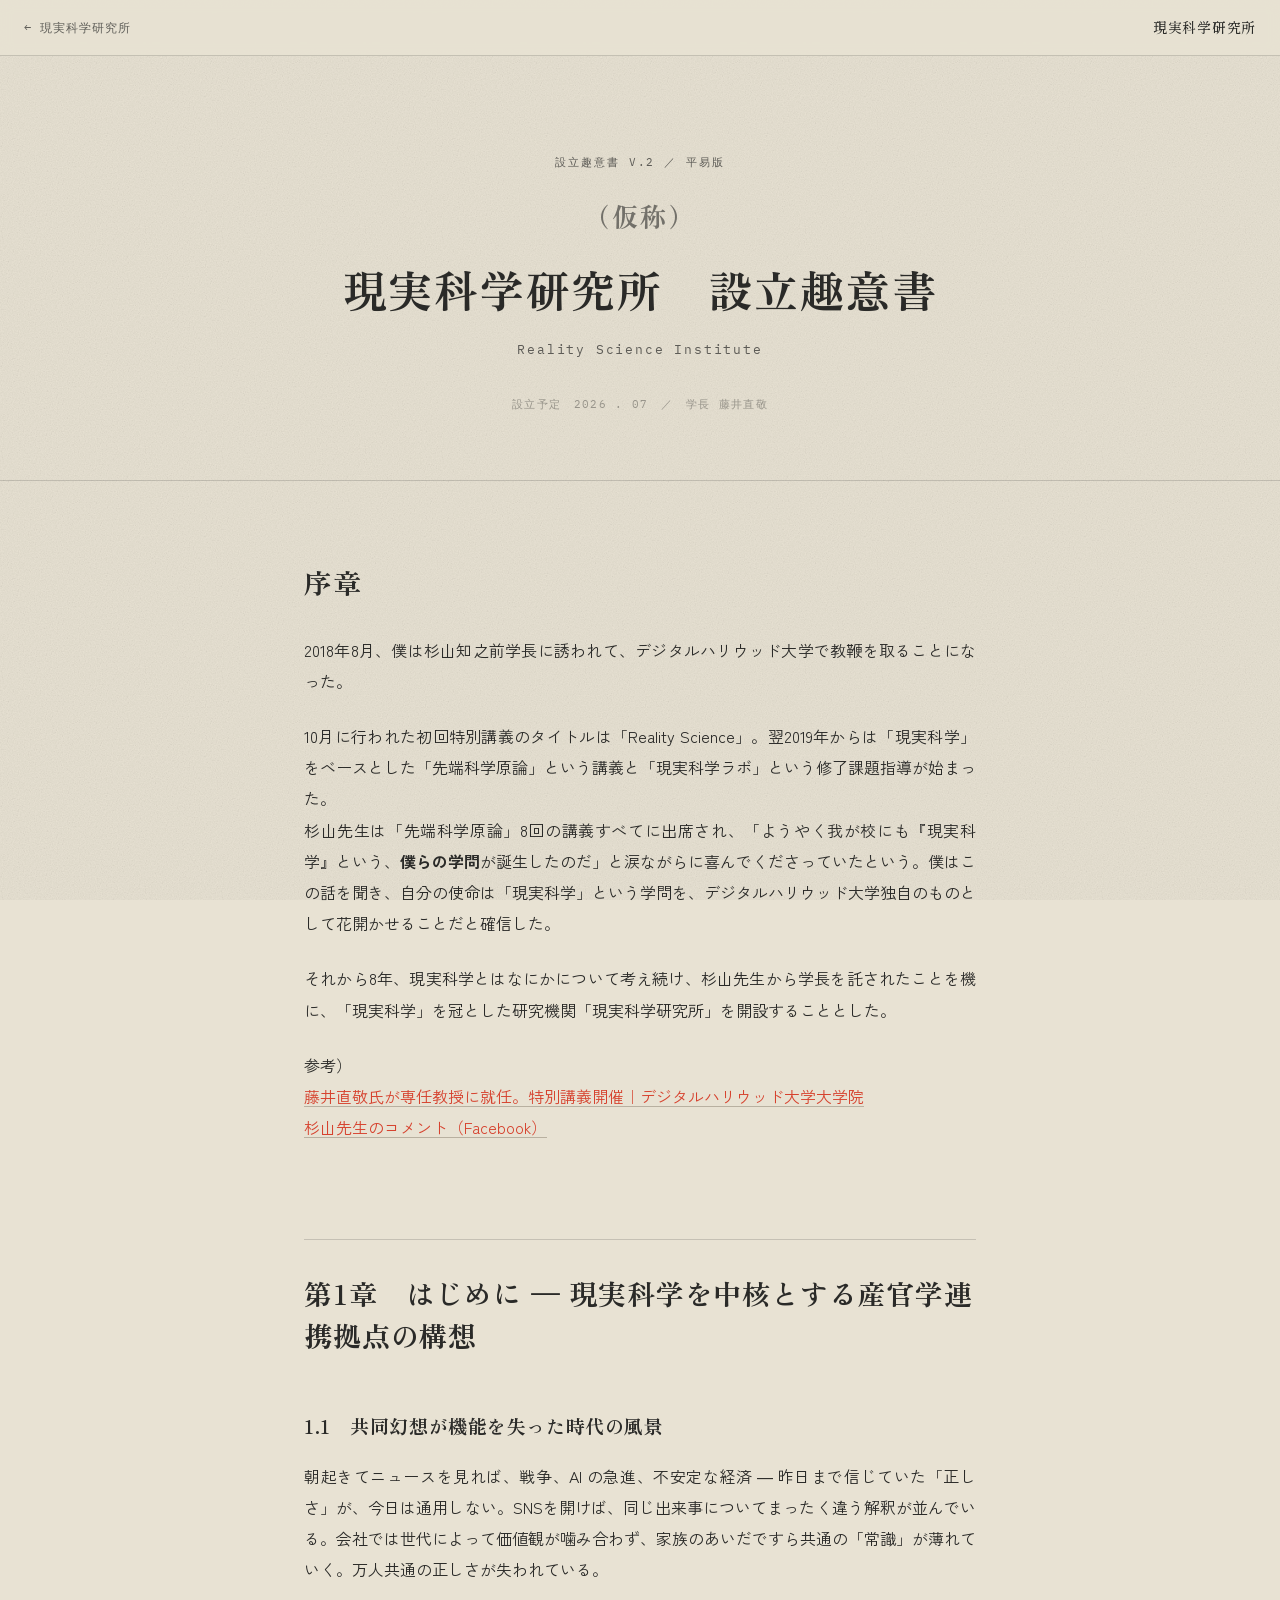
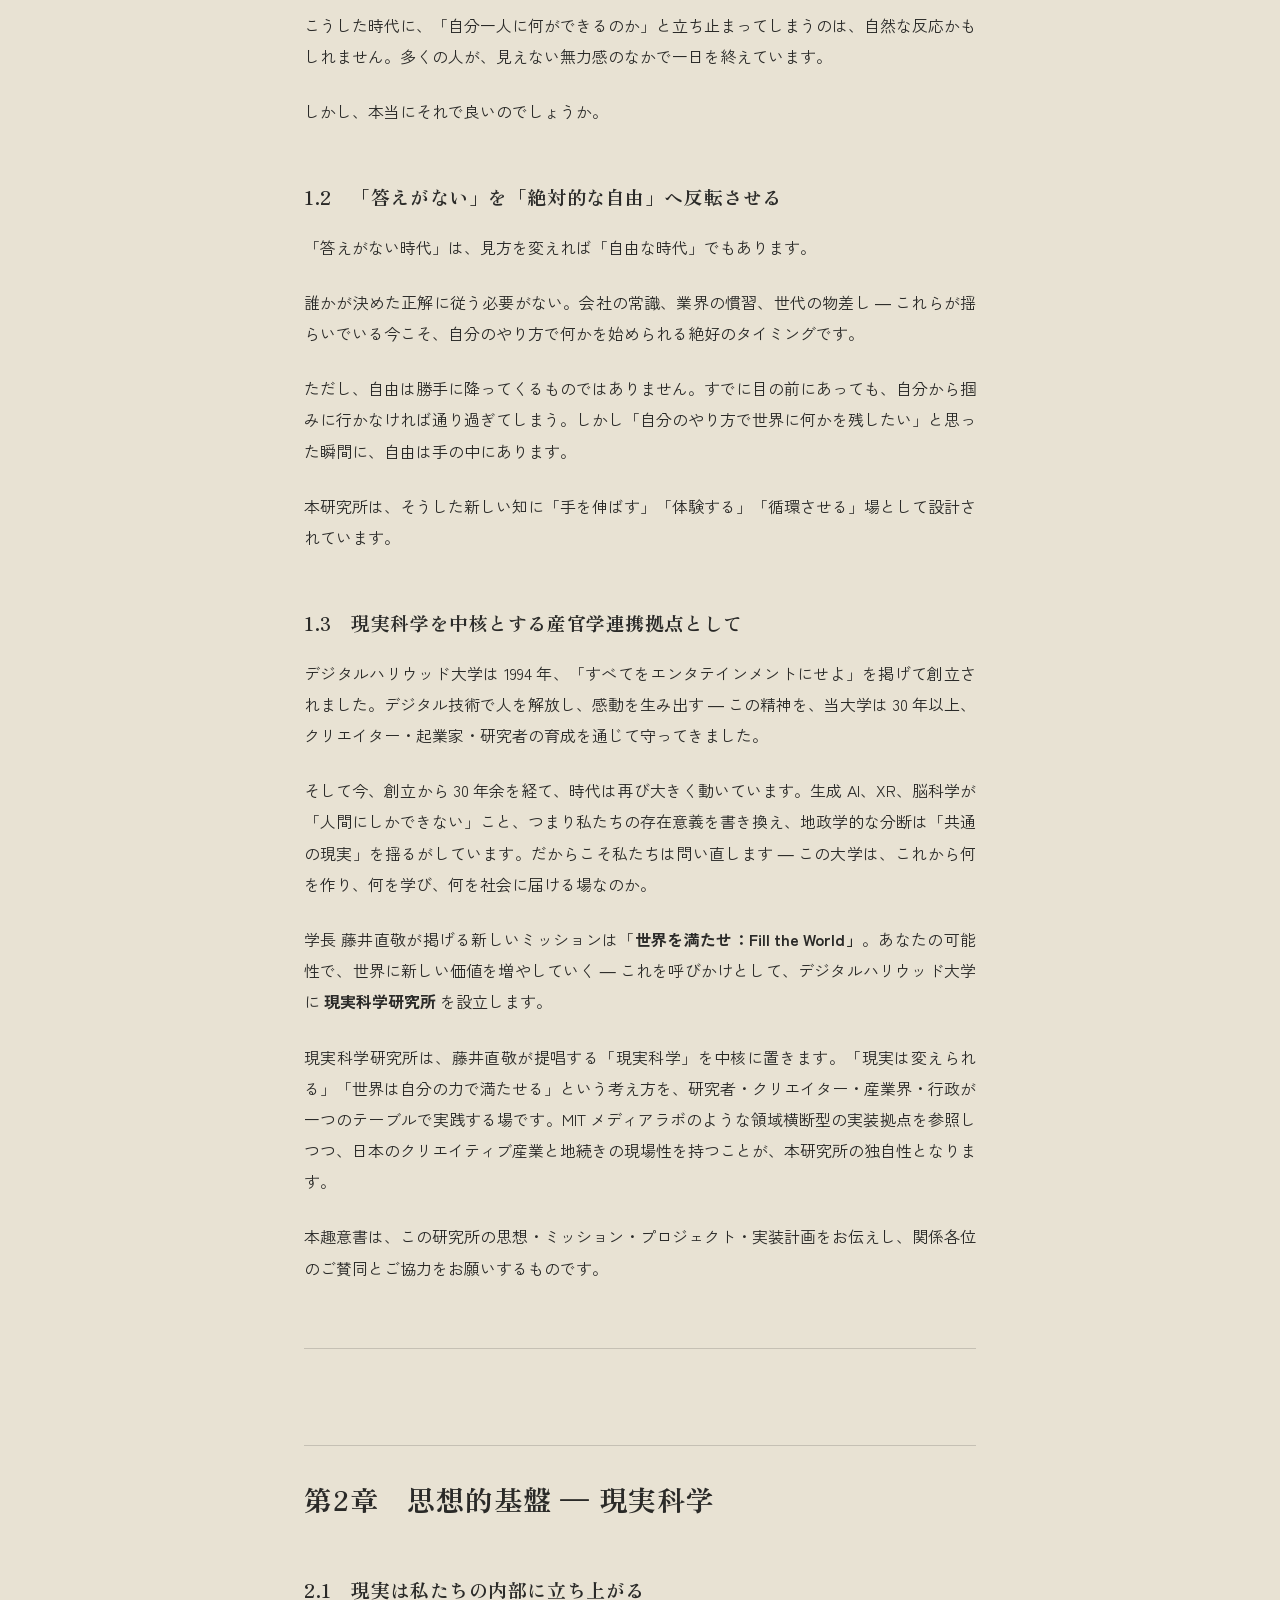
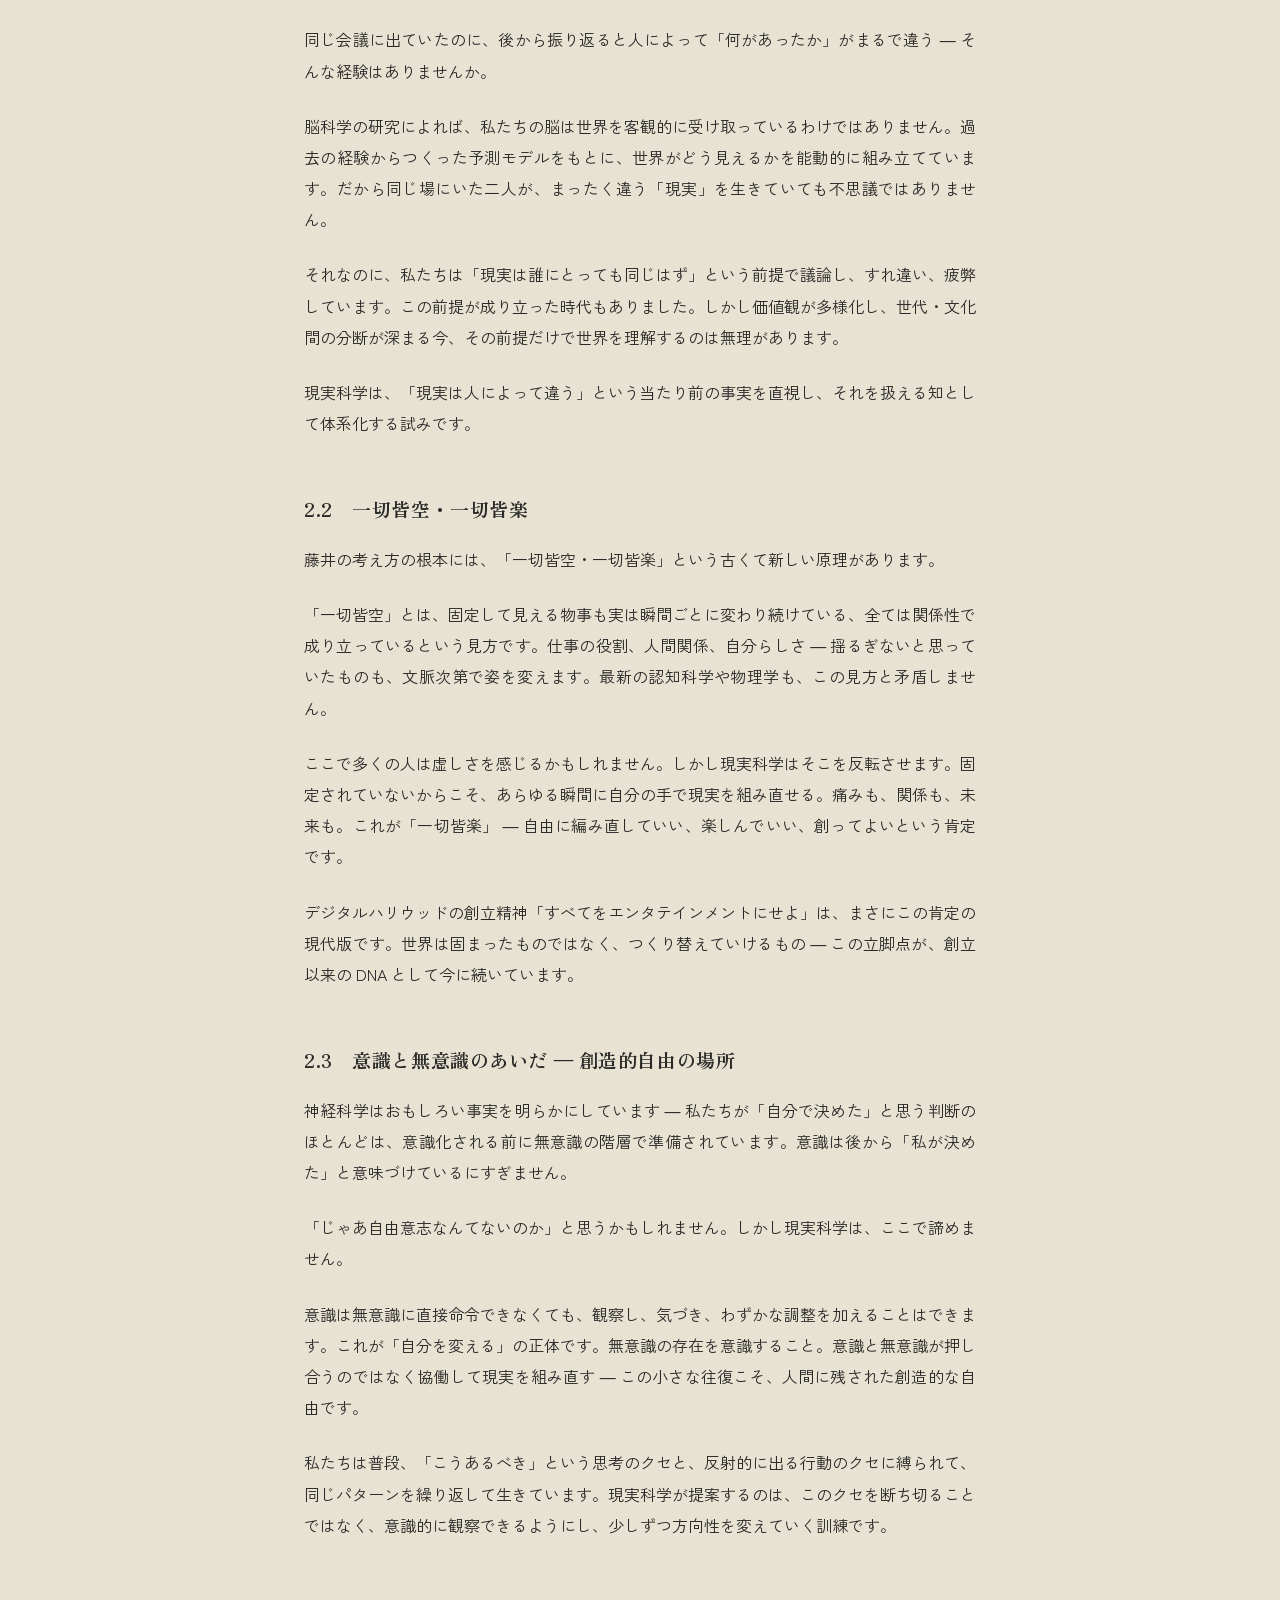
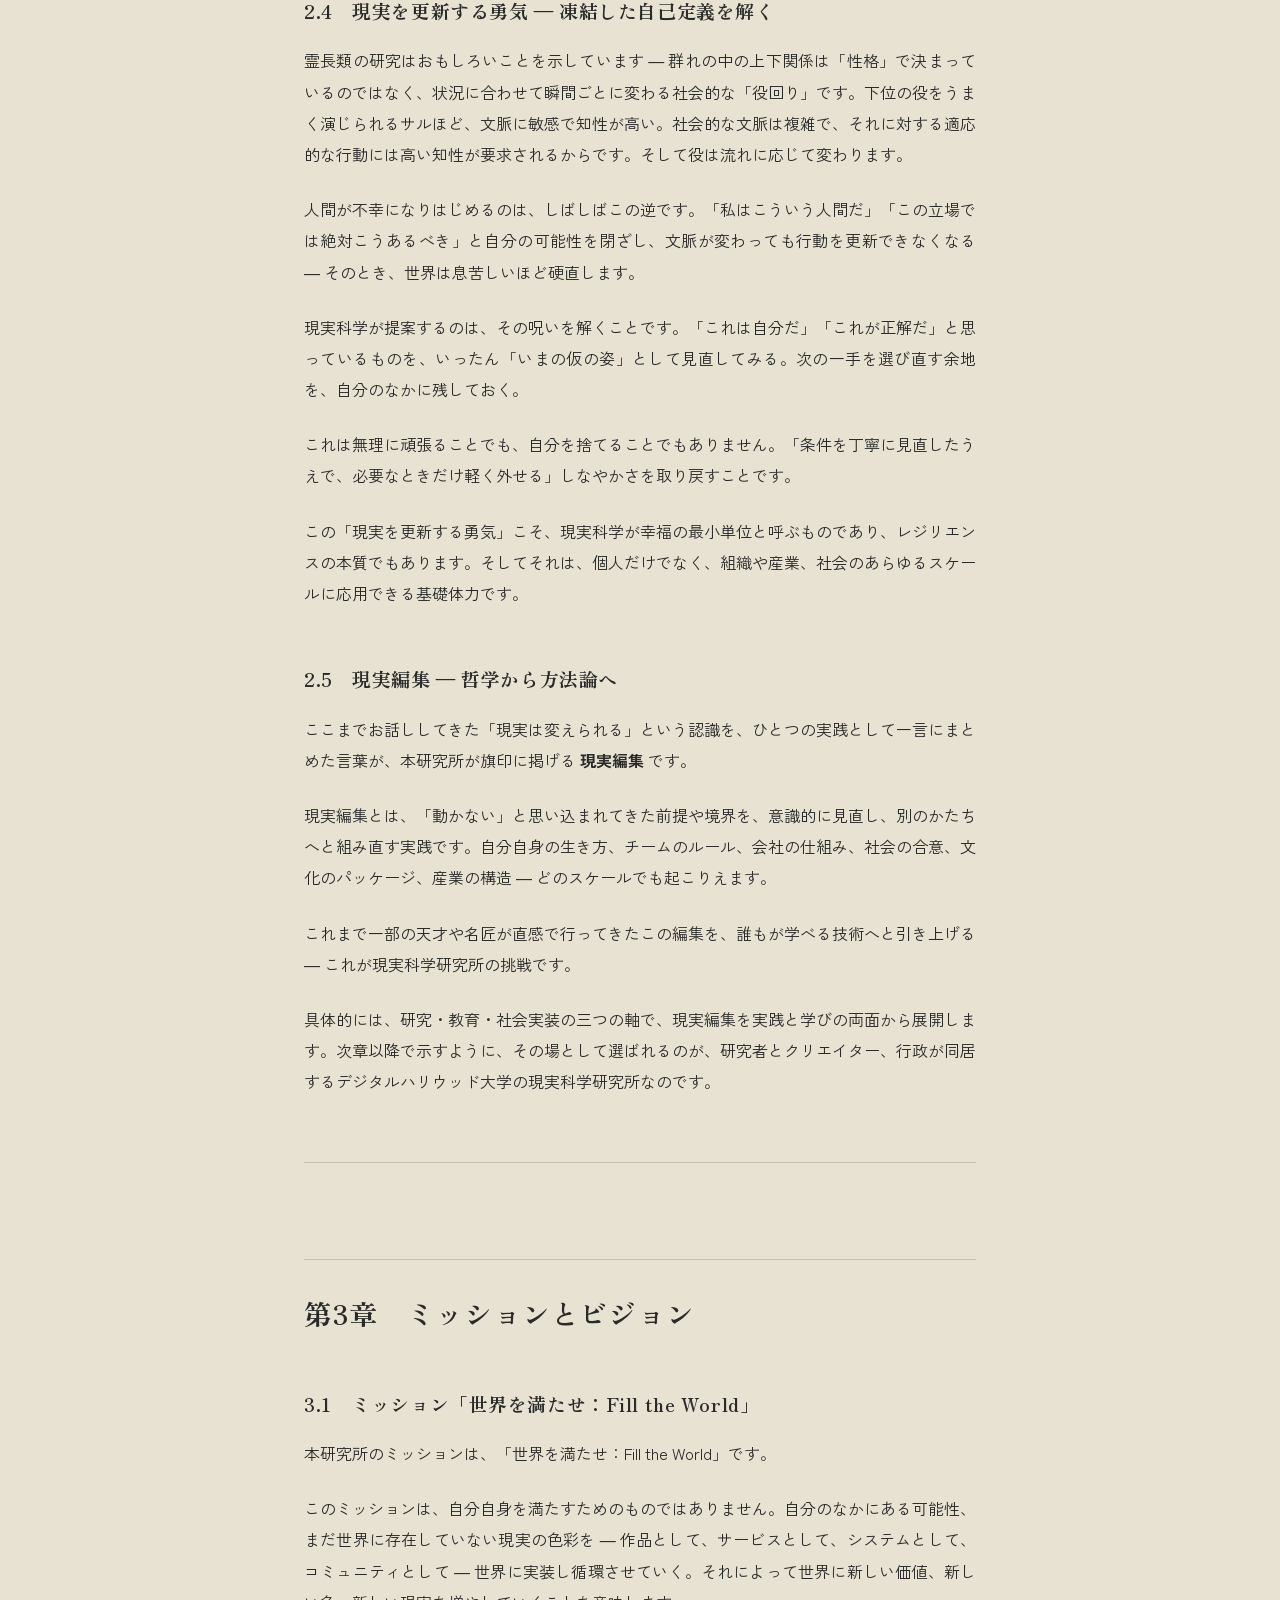
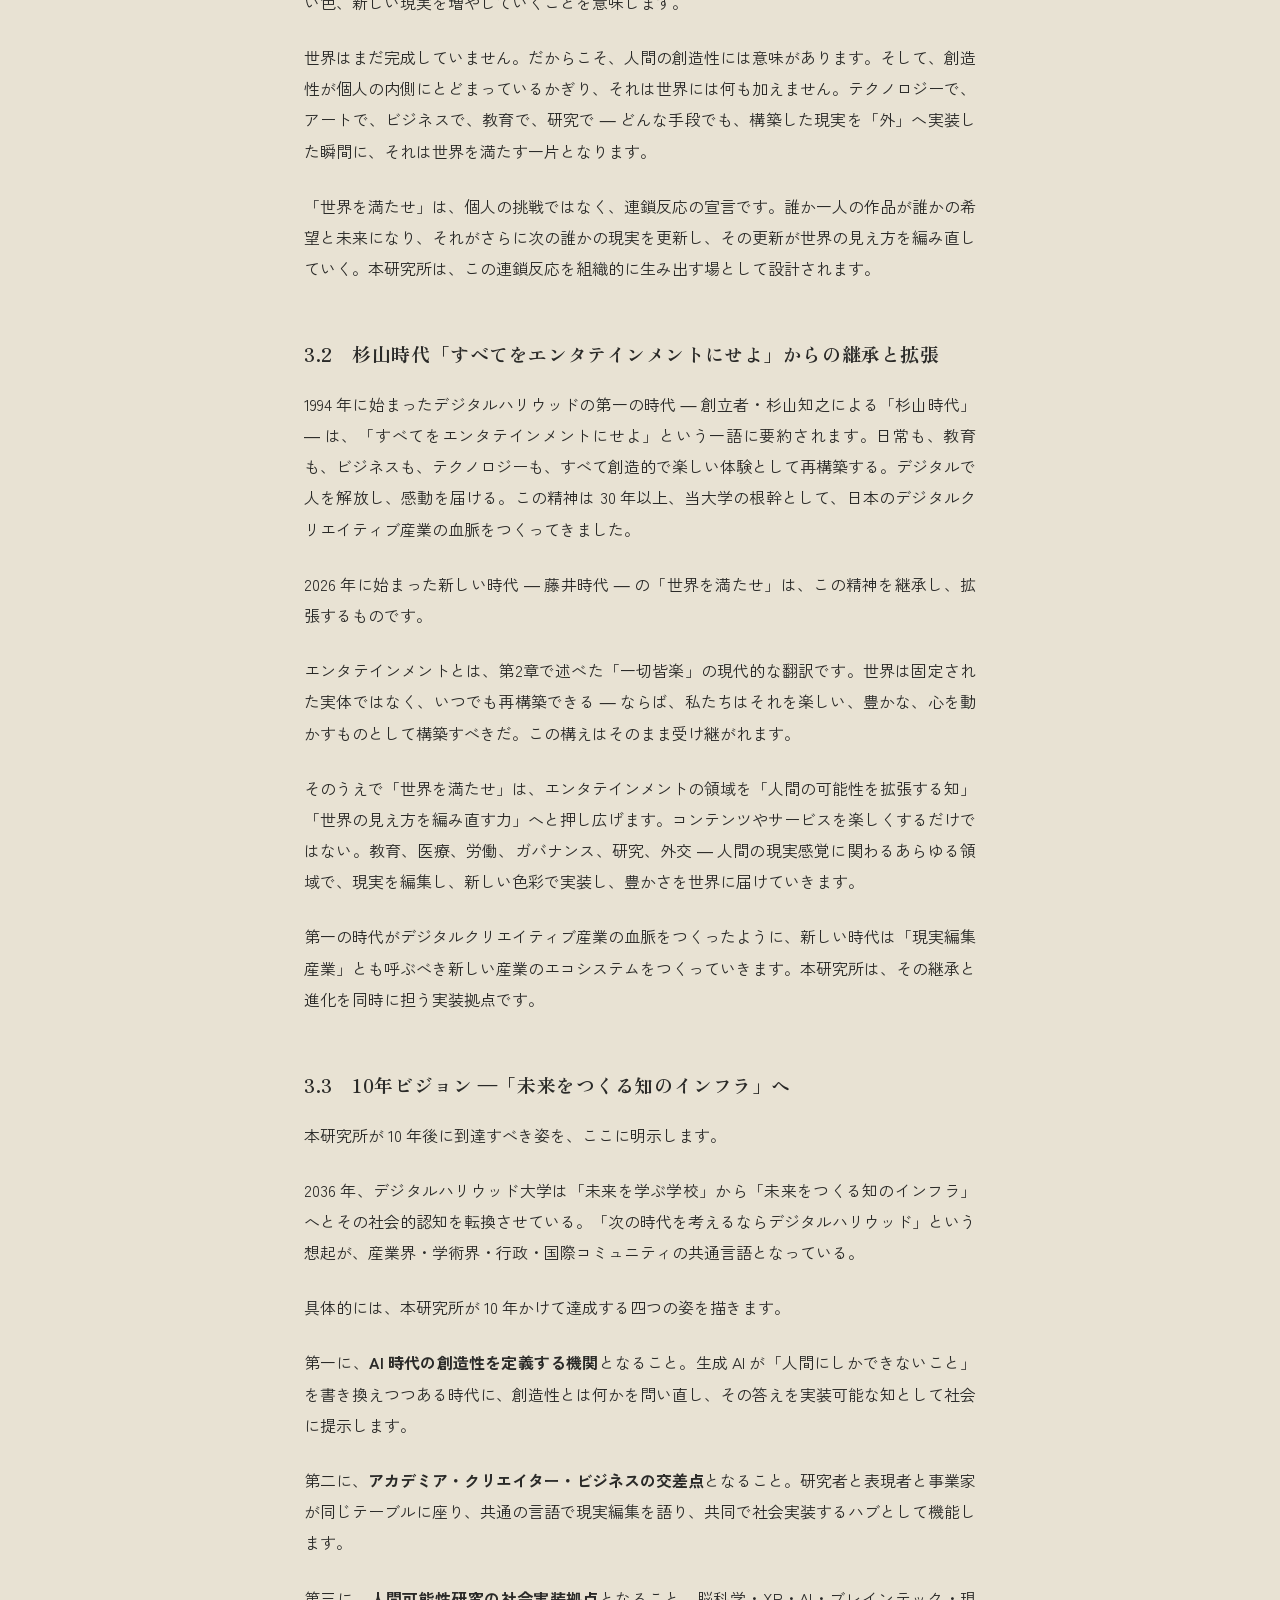
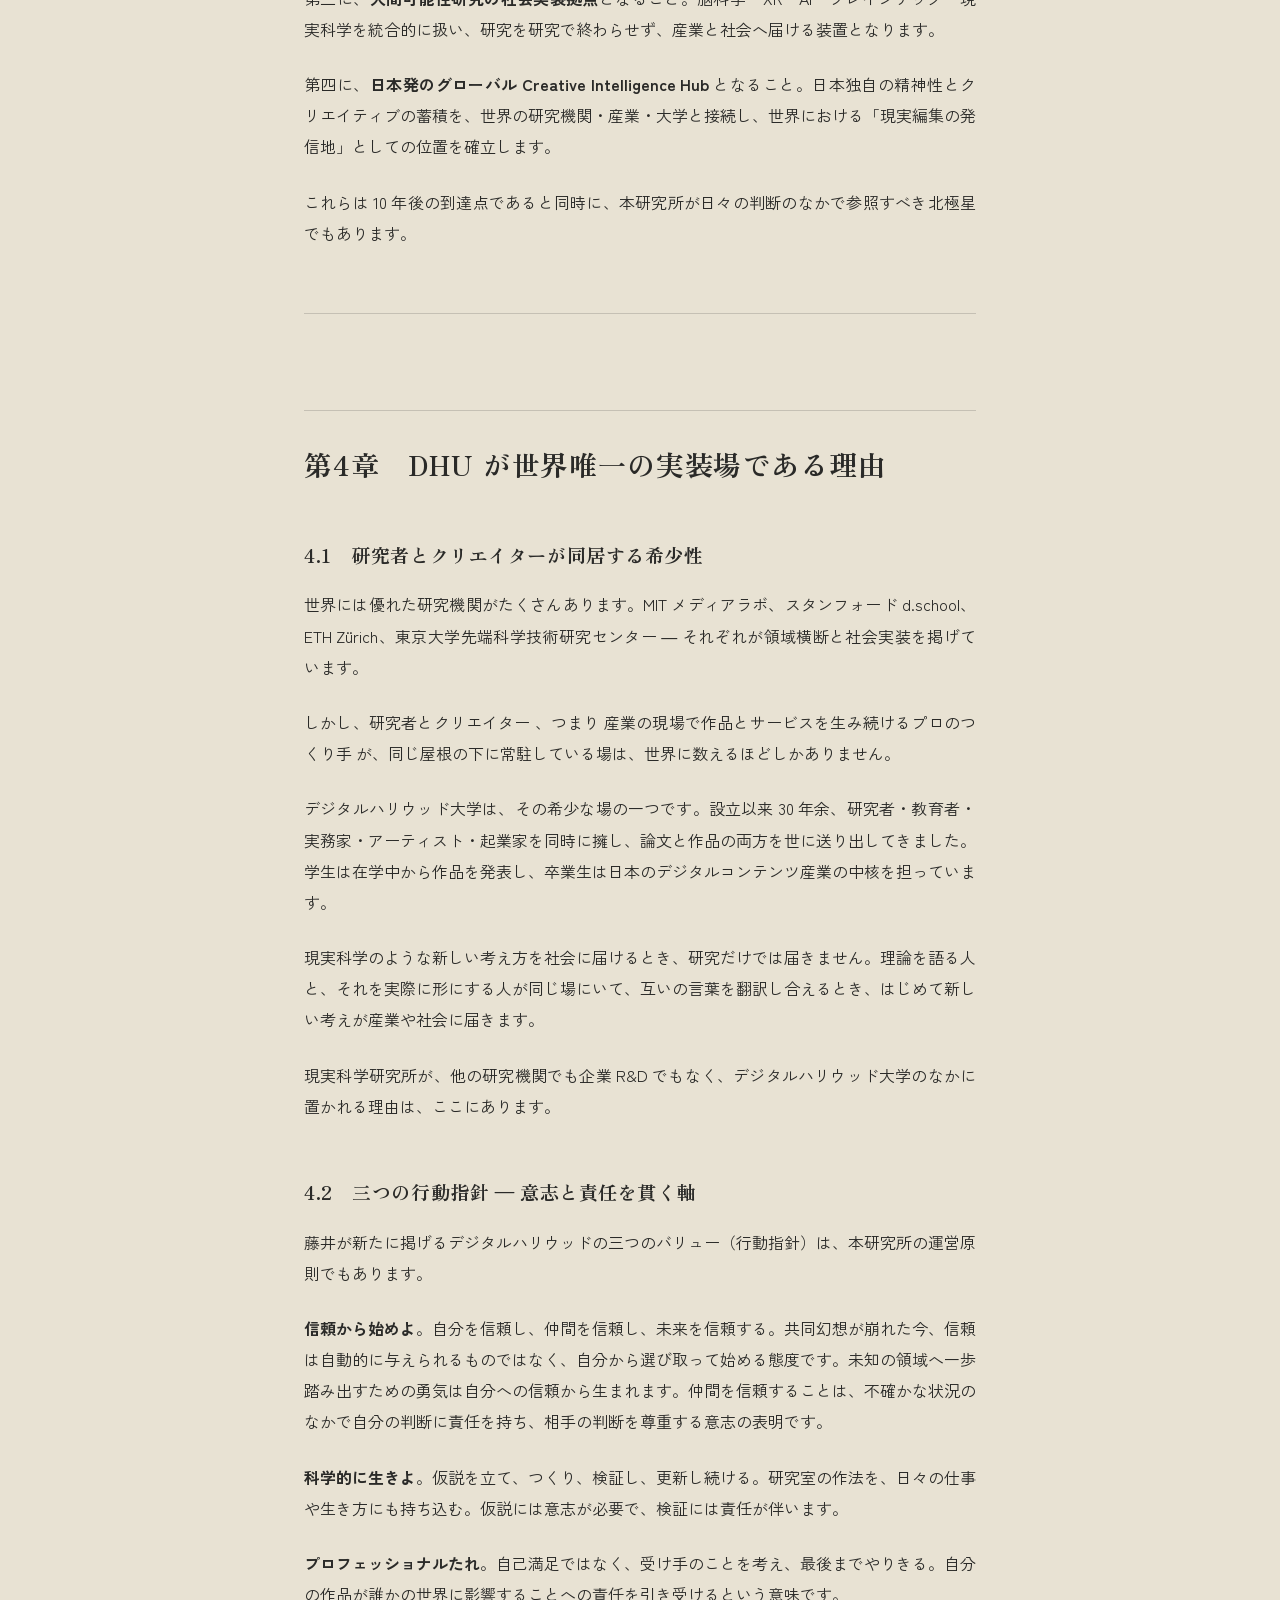
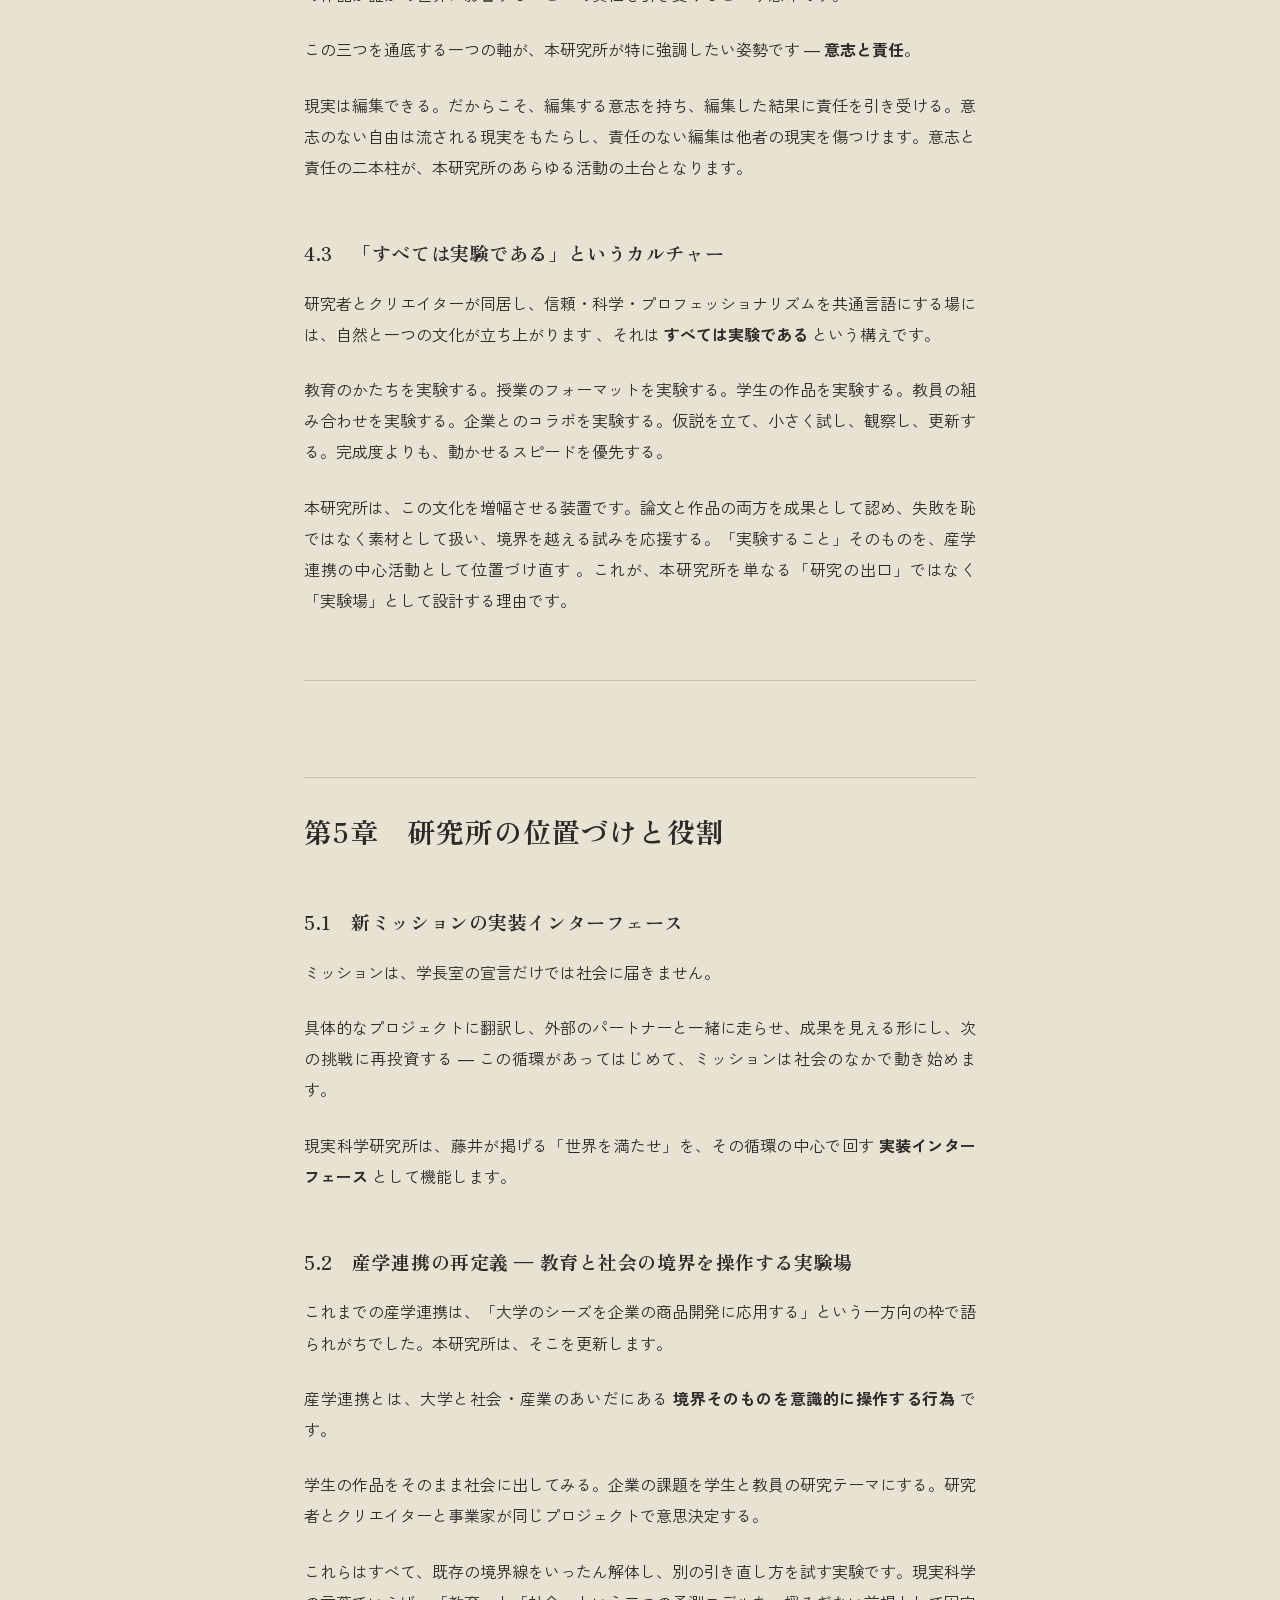
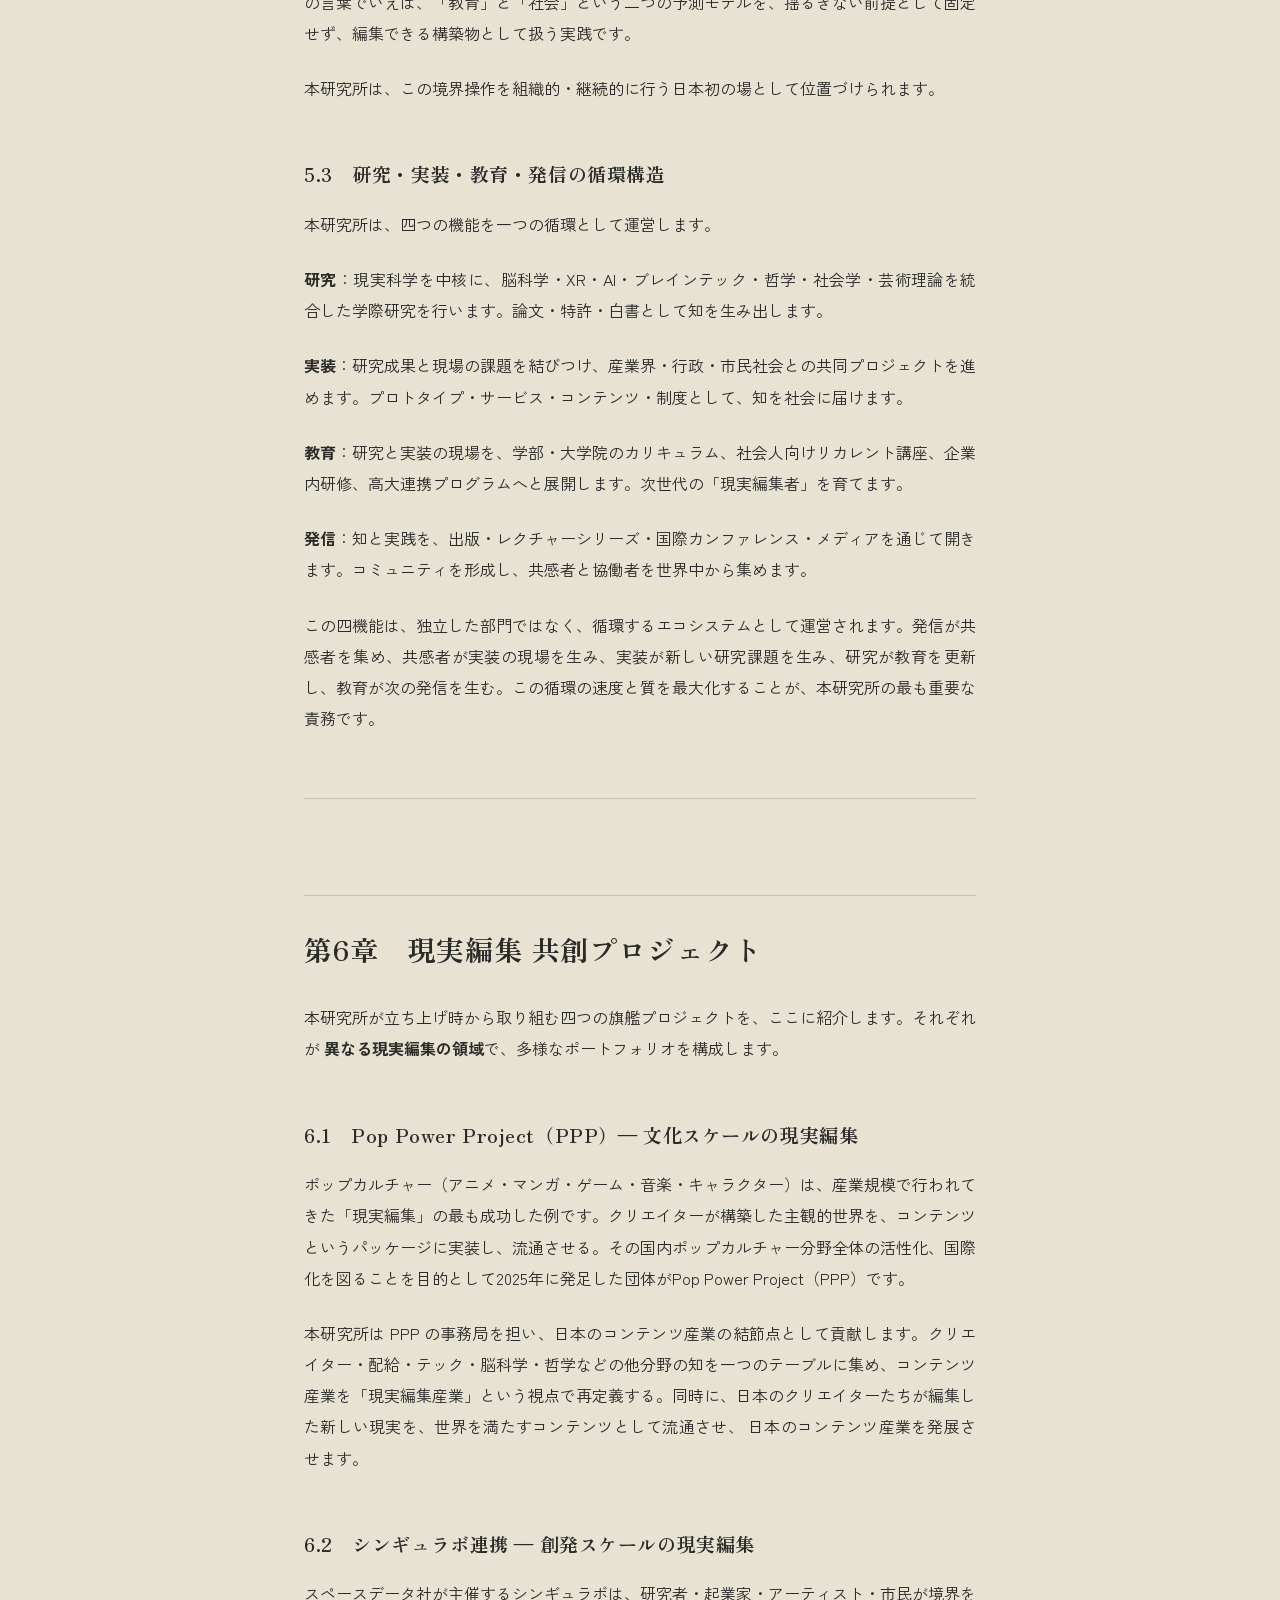
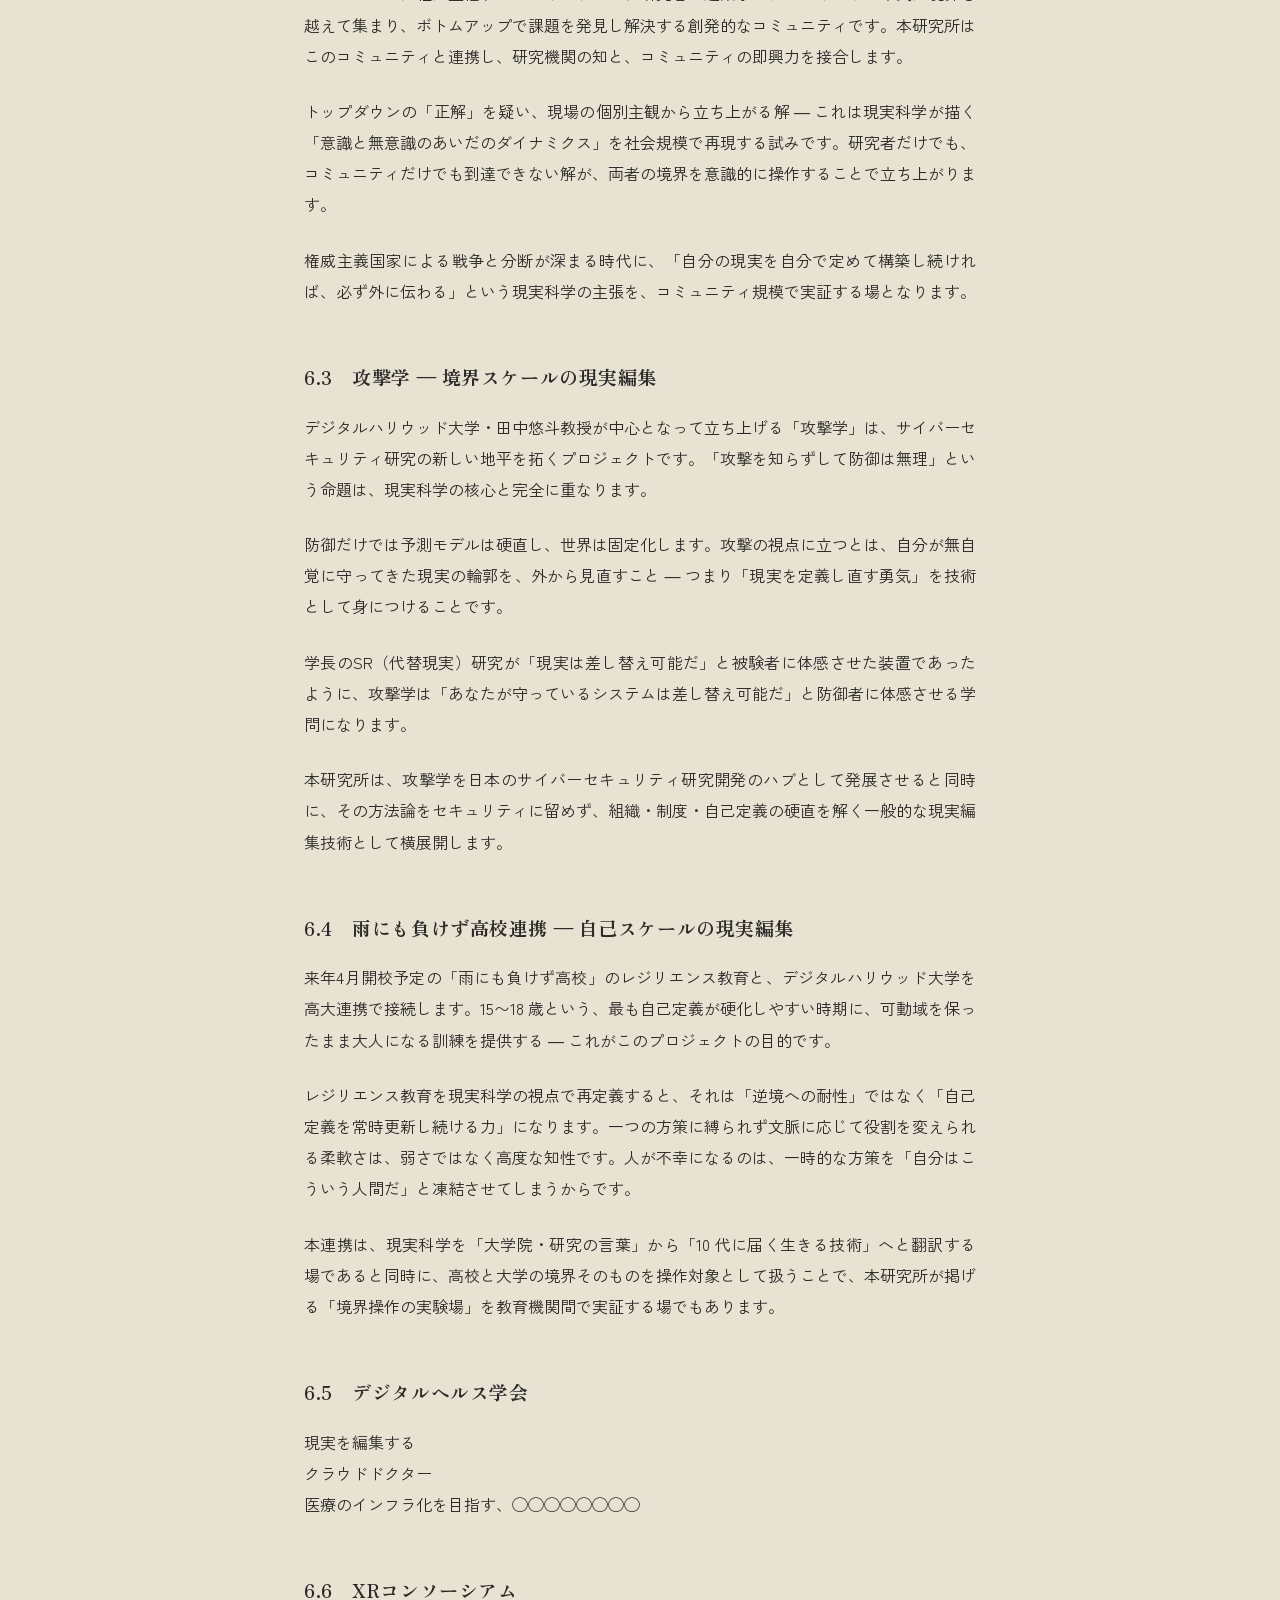
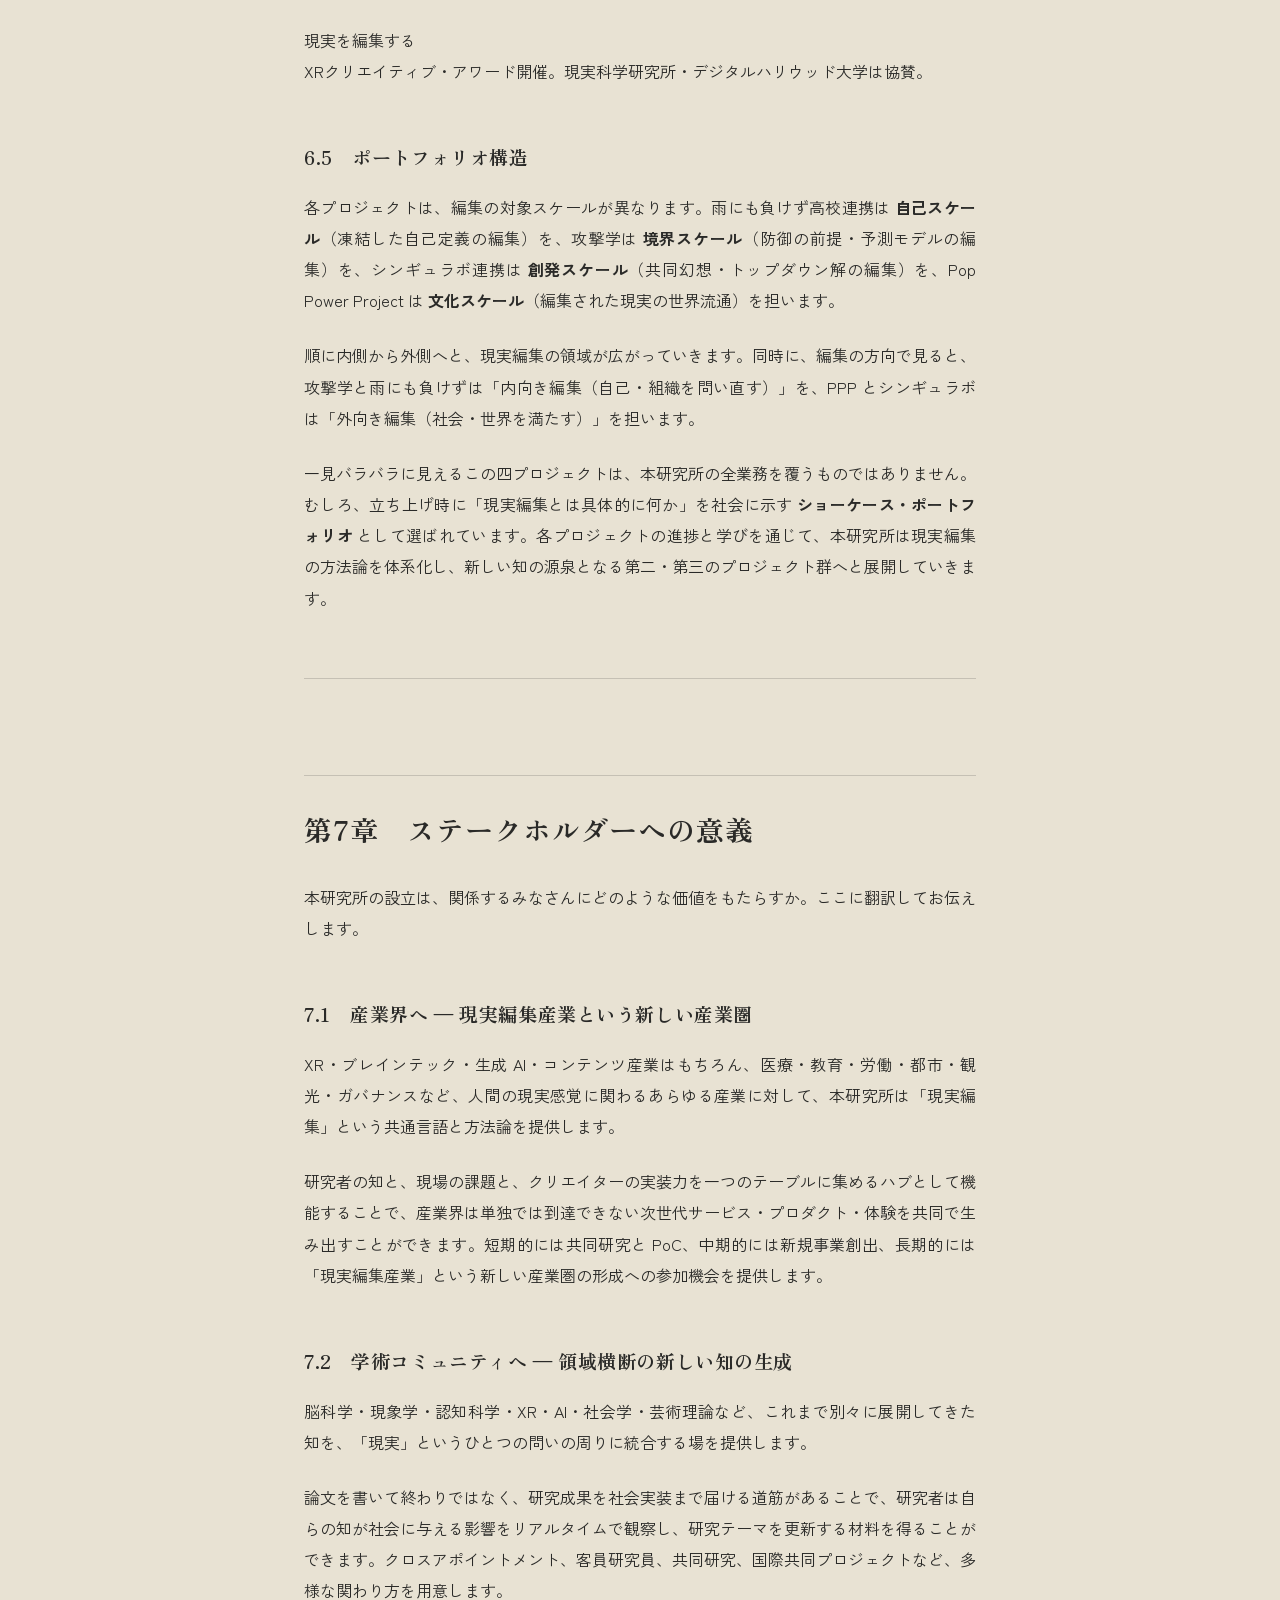
<file: v3/intent/index.html>
<!doctype html>
<html lang="ja">
<head>
<meta charset="utf-8" />
<meta name="viewport" content="width=device-width, initial-scale=1" />
<title>設立趣意書 v.2 — 現実科学研究所</title>
<meta name="description" content="現実科学研究所 設立趣意書 v.2（平易版）— 藤井直敬 学長による正本。" />
<link rel="preconnect" href="https://fonts.googleapis.com" />
<link rel="preconnect" href="https://fonts.gstatic.com" crossorigin />
<link href="https://fonts.googleapis.com/css2?family=Shippori+Mincho+B1:wght@500;700;800&family=Zen+Kaku+Gothic+New:wght@400;500;700;900&family=Zen+Old+Mincho:wght@500;700;900&family=IBM+Plex+Mono:wght@400;500;700&display=swap" rel="stylesheet" />

<style>
:root {
  --cream:       #E8E2D3;
  --cream-2:     #DCD3BE;
  --paper:       #FAF7EE;
  --ink:         #2A2A28;
  --ink-70:      rgba(42,42,40,0.72);
  --ink-40:      rgba(42,42,40,0.40);
  --earth:       #6B4A2E;
  --red:         #D6422E;
  --line:        #B8B0A0;
  --line-d:      rgba(42,42,40,0.18);

  --f-mincho:    "Zen Old Mincho","Shippori Mincho B1","Yu Mincho",serif;
  --f-body:      "Zen Kaku Gothic New","Hiragino Kaku Gothic ProN","Yu Gothic",sans-serif;
  --f-mono:      "IBM Plex Mono","JetBrains Mono",ui-monospace,monospace;
}

* { box-sizing: border-box; }
html, body { margin: 0; padding: 0; }
body {
  background: var(--cream);
  color: var(--ink);
  font-family: var(--f-body);
  font-feature-settings: "palt" 1;
  -webkit-font-smoothing: antialiased;
  text-rendering: optimizeLegibility;
  line-height: 1.95;
  font-size: 16px;
}

/* 紙のザラザラ感（v3 と統一） */
body::before {
  content: ""; position: fixed; inset: 0; pointer-events: none; z-index: 0;
  opacity: 0.55; mix-blend-mode: multiply;
  background-image: url("[data-uri]");
}

/* ─── トップバー ─── */
.topbar {
  position: sticky; top: 0; z-index: 10;
  background: rgba(232,226,211,0.92);
  backdrop-filter: blur(6px);
  border-bottom: 1px solid var(--line-d);
  padding: 14px 24px;
  display: flex; align-items: center; justify-content: space-between;
}
.topbar .back {
  font-family: var(--f-mono);
  font-size: 12px;
  letter-spacing: 0.08em;
  color: var(--ink-70);
  text-decoration: none;
}
.topbar .back:hover { color: var(--ink); }
.topbar .name {
  font-family: var(--f-mincho);
  font-size: 14px;
  font-weight: 500;
  letter-spacing: 0.05em;
}

/* ─── ヘッダー ─── */
.header {
  text-align: center;
  padding: 96px 24px 64px;
  border-bottom: 1px solid var(--line-d);
  position: relative;
  z-index: 1;
}
.header .meta {
  font-family: var(--f-mono);
  font-size: 11px;
  letter-spacing: 0.18em;
  color: var(--ink-70);
  margin-bottom: 24px;
}
.header h1 {
  font-family: var(--f-mincho);
  font-weight: 700;
  font-size: clamp(28px, 5vw, 44px);
  line-height: 1.4;
  margin: 0 0 16px;
  letter-spacing: 0.04em;
}
.header h1 .small { font-size: 0.6em; vertical-align: top; opacity: 0.6; }
.header .english {
  font-family: var(--f-mono);
  font-size: 13px;
  letter-spacing: 0.14em;
  color: var(--ink-70);
}
.header .est {
  margin-top: 32px;
  font-family: var(--f-mono);
  font-size: 11px;
  letter-spacing: 0.12em;
  color: var(--ink-40);
}

/* ─── 本文 ─── */
main {
  max-width: 720px;
  margin: 0 auto;
  padding: 80px 24px 120px;
  position: relative;
  z-index: 1;
}
main h2 {
  font-family: var(--f-mincho);
  font-weight: 700;
  font-size: 28px;
  line-height: 1.5;
  margin: 96px 0 32px;
  padding-top: 32px;
  border-top: 1px solid var(--line-d);
  letter-spacing: 0.03em;
}
main h2:first-of-type {
  margin-top: 0;
  border-top: none;
  padding-top: 0;
}
main h2 strong { font-weight: 700; }
main h3 {
  font-family: var(--f-mincho);
  font-weight: 700;
  font-size: 19px;
  line-height: 1.5;
  margin: 56px 0 20px;
  letter-spacing: 0.03em;
}
main p {
  margin: 0 0 24px;
  text-align: justify;
}
main p strong { font-weight: 700; }
main hr {
  border: none;
  border-top: 1px solid var(--line-d);
  margin: 64px 0;
}
main a {
  color: var(--red);
  text-decoration: underline;
  text-decoration-color: var(--line);
  text-underline-offset: 3px;
}
main a:hover { text-decoration-color: var(--red); }
main blockquote {
  margin: 24px 0;
  padding: 16px 24px;
  border-left: 2px solid var(--red);
  background: rgba(214,66,46,0.04);
}
main ul, main ol {
  padding-left: 24px;
  margin: 0 0 24px;
}
main li { margin: 8px 0; }

/* ─── フッター ─── */
.foot {
  background: var(--ink);
  color: var(--paper);
  padding: 48px 24px;
  text-align: center;
  position: relative;
  z-index: 1;
}
.foot p {
  margin: 8px 0;
  font-family: var(--f-mono);
  font-size: 11px;
  letter-spacing: 0.12em;
  opacity: 0.7;
}
.foot a {
  color: var(--paper);
  text-decoration: underline;
}

@media (max-width: 600px) {
  .header { padding: 64px 20px 48px; }
  main { padding: 56px 20px 80px; }
  main h2 { margin: 72px 0 24px; padding-top: 24px; font-size: 24px; }
  main h3 { font-size: 17px; margin: 40px 0 16px; }
}
</style>
</head>
<body>

<header class="topbar">
  <a href="../" class="back">← 現実科学研究所</a>
  <span class="name">現実科学研究所</span>
</header>

<section class="header">
  <div class="meta">設立趣意書 V.2 ／ 平易版</div>
  <h1><span class="small">（仮称）</span><br/>現実科学研究所　設立趣意書</h1>
  <div class="english">Reality Science Institute</div>
  <div class="est">設立予定　2026 . 07　／　学長 藤井直敬</div>
</section>

<main>
<h2 id="序章"><strong>序章</strong></h2>
<p>2018年8月、僕は杉山知之前学長に誘われて、デジタルハリウッド大学で教鞭を取ることになった。</p>
<p>10月に行われた初回特別講義のタイトルは「Reality Science」。翌2019年からは「現実科学」をベースとした「先端科学原論」という講義と「現実科学ラボ」という修了課題指導が始まった。<br />
杉山先生は「先端科学原論」8回の講義すべてに出席され、「ようやく我が校にも『現実科学』という、<strong>僕らの学問</strong>が誕生したのだ」と涙ながらに喜んでくださっていたという。僕はこの話を聞き、自分の使命は「現実科学」という学問を、デジタルハリウッド大学独自のものとして花開かせることだと確信した。</p>
<p>それから8年、現実科学とはなにかについて考え続け、杉山先生から学長を託されたことを機に、「現実科学」を冠とした研究機関「現実科学研究所」を開設することとした。</p>
<p>参考）<br />
<a href="https://prtimes.jp/main/html/rd/p/000001528.000000496.html">藤井直敬氏が専任教授に就任。特別講義開催｜デジタルハリウッド大学大学院</a><br />
<a href="https://www.facebook.com/SugiyamaStyle/posts/pfbid07vTvchwRE5jVW9aoBxxymAuU4MjRF91Ab2DCX138vrcpcwu1krcFWZ1V6CamN6Hil">杉山先生のコメント（Facebook）</a></p>
<h2 id="第1章-はじめに-現実科学を中核とする産官学連携拠点の構想"><strong>第1章　はじめに ― 現実科学を中核とする産官学連携拠点の構想</strong></h2>
<h3 id="共同幻想が機能を失った時代の風景">1.1　共同幻想が機能を失った時代の風景</h3>
<p>朝起きてニュースを見れば、戦争、AI の急進、不安定な経済 ― 昨日まで信じていた「正しさ」が、今日は通用しない。SNSを開けば、同じ出来事についてまったく違う解釈が並んでいる。会社では世代によって価値観が噛み合わず、家族のあいだですら共通の「常識」が薄れていく。万人共通の正しさが失われている。</p>
<p>こうした時代に、「自分一人に何ができるのか」と立ち止まってしまうのは、自然な反応かもしれません。多くの人が、見えない無力感のなかで一日を終えています。</p>
<p>しかし、本当にそれで良いのでしょうか。</p>
<h3 id="答えがないを絶対的な自由へ反転させる">1.2　「答えがない」を「絶対的な自由」へ反転させる</h3>
<p>「答えがない時代」は、見方を変えれば「自由な時代」でもあります。</p>
<p>誰かが決めた正解に従う必要がない。会社の常識、業界の慣習、世代の物差し ― これらが揺らいでいる今こそ、自分のやり方で何かを始められる絶好のタイミングです。</p>
<p>ただし、自由は勝手に降ってくるものではありません。すでに目の前にあっても、自分から掴みに行かなければ通り過ぎてしまう。しかし「自分のやり方で世界に何かを残したい」と思った瞬間に、自由は手の中にあります。</p>
<p>本研究所は、そうした新しい知に「手を伸ばす」「体験する」「循環させる」場として設計されています。</p>
<h3 id="現実科学を中核とする産官学連携拠点として">1.3　現実科学を中核とする産官学連携拠点として</h3>
<p>デジタルハリウッド大学は 1994 年、「すべてをエンタテインメントにせよ」を掲げて創立されました。デジタル技術で人を解放し、感動を生み出す ― この精神を、当大学は 30 年以上、クリエイター・起業家・研究者の育成を通じて守ってきました。</p>
<p>そして今、創立から 30 年余を経て、時代は再び大きく動いています。生成 AI、XR、脳科学が「人間にしかできない」こと、つまり私たちの存在意義を書き換え、地政学的な分断は「共通の現実」を揺るがしています。だからこそ私たちは問い直します ― この大学は、これから何を作り、何を学び、何を社会に届ける場なのか。</p>
<p>学長 藤井直敬が掲げる新しいミッションは「<strong>世界を満たせ：Fill the World」</strong>。あなたの可能性で、世界に新しい価値を増やしていく ― これを呼びかけとして、デジタルハリウッド大学に <strong>現実科学研究所</strong> を設立します。</p>
<p>現実科学研究所は、藤井直敬が提唱する「現実科学」を中核に置きます。「現実は変えられる」「世界は自分の力で満たせる」という考え方を、研究者・クリエイター・産業界・行政が一つのテーブルで実践する場です。MIT メディアラボのような領域横断型の実装拠点を参照しつつ、日本のクリエイティブ産業と地続きの現場性を持つことが、本研究所の独自性となります。</p>
<p>本趣意書は、この研究所の思想・ミッション・プロジェクト・実装計画をお伝えし、関係各位のご賛同とご協力をお願いするものです。</p>
<hr />
<h2 id="第2章-思想的基盤-現実科学"><strong>第2章　思想的基盤 ― 現実科学</strong></h2>
<h3 id="現実は私たちの内部に立ち上がる">2.1　現実は私たちの内部に立ち上がる</h3>
<p>同じ会議に出ていたのに、後から振り返ると人によって「何があったか」がまるで違う ― そんな経験はありませんか。</p>
<p>脳科学の研究によれば、私たちの脳は世界を客観的に受け取っているわけではありません。過去の経験からつくった予測モデルをもとに、世界がどう見えるかを能動的に組み立てています。だから同じ場にいた二人が、まったく違う「現実」を生きていても不思議ではありません。</p>
<p>それなのに、私たちは「現実は誰にとっても同じはず」という前提で議論し、すれ違い、疲弊しています。この前提が成り立った時代もありました。しかし価値観が多様化し、世代・文化間の分断が深まる今、その前提だけで世界を理解するのは無理があります。</p>
<p>現実科学は、「現実は人によって違う」という当たり前の事実を直視し、それを扱える知として体系化する試みです。</p>
<h3 id="一切皆空一切皆楽">2.2　一切皆空・一切皆楽</h3>
<p>藤井の考え方の根本には、「一切皆空・一切皆楽」という古くて新しい原理があります。</p>
<p>「一切皆空」とは、固定して見える物事も実は瞬間ごとに変わり続けている、全ては関係性で成り立っているという見方です。仕事の役割、人間関係、自分らしさ ― 揺るぎないと思っていたものも、文脈次第で姿を変えます。最新の認知科学や物理学も、この見方と矛盾しません。</p>
<p>ここで多くの人は虚しさを感じるかもしれません。しかし現実科学はそこを反転させます。固定されていないからこそ、あらゆる瞬間に自分の手で現実を組み直せる。痛みも、関係も、未来も。これが「一切皆楽」 ― 自由に編み直していい、楽しんでいい、創ってよいという肯定です。</p>
<p>デジタルハリウッドの創立精神「すべてをエンタテインメントにせよ」は、まさにこの肯定の現代版です。世界は固まったものではなく、つくり替えていけるもの ― この立脚点が、創立以来の DNA として今に続いています。</p>
<h3 id="意識と無意識のあいだ-創造的自由の場所">2.3　意識と無意識のあいだ ― 創造的自由の場所</h3>
<p>神経科学はおもしろい事実を明らかにしています ― 私たちが「自分で決めた」と思う判断のほとんどは、意識化される前に無意識の階層で準備されています。意識は後から「私が決めた」と意味づけているにすぎません。</p>
<p>「じゃあ自由意志なんてないのか」と思うかもしれません。しかし現実科学は、ここで諦めません。</p>
<p>意識は無意識に直接命令できなくても、観察し、気づき、わずかな調整を加えることはできます。これが「自分を変える」の正体です。無意識の存在を意識すること。意識と無意識が押し合うのではなく協働して現実を組み直す ― この小さな往復こそ、人間に残された創造的な自由です。</p>
<p>私たちは普段、「こうあるべき」という思考のクセと、反射的に出る行動のクセに縛られて、同じパターンを繰り返して生きています。現実科学が提案するのは、このクセを断ち切ることではなく、意識的に観察できるようにし、少しずつ方向性を変えていく訓練です。</p>
<h3 id="現実を更新する勇気-凍結した自己定義を解く">2.4　現実を更新する勇気 ― 凍結した自己定義を解く</h3>
<p>霊長類の研究はおもしろいことを示しています ― 群れの中の上下関係は「性格」で決まっているのではなく、状況に合わせて瞬間ごとに変わる社会的な「役回り」です。下位の役をうまく演じられるサルほど、文脈に敏感で知性が高い。社会的な文脈は複雑で、それに対する適応的な行動には高い知性が要求されるからです。そして役は流れに応じて変わります。</p>
<p>人間が不幸になりはじめるのは、しばしばこの逆です。「私はこういう人間だ」「この立場では絶対こうあるべき」と自分の可能性を閉ざし、文脈が変わっても行動を更新できなくなる ― そのとき、世界は息苦しいほど硬直します。</p>
<p>現実科学が提案するのは、その呪いを解くことです。「これは自分だ」「これが正解だ」と思っているものを、いったん「いまの仮の姿」として見直してみる。次の一手を選び直す余地を、自分のなかに残しておく。</p>
<p>これは無理に頑張ることでも、自分を捨てることでもありません。「条件を丁寧に見直したうえで、必要なときだけ軽く外せる」しなやかさを取り戻すことです。</p>
<p>この「現実を更新する勇気」こそ、現実科学が幸福の最小単位と呼ぶものであり、レジリエンスの本質でもあります。そしてそれは、個人だけでなく、組織や産業、社会のあらゆるスケールに応用できる基礎体力です。</p>
<h3 id="現実編集-哲学から方法論へ">2.5　現実編集 ― 哲学から方法論へ</h3>
<p>ここまでお話ししてきた「現実は変えられる」という認識を、ひとつの実践として一言にまとめた言葉が、本研究所が旗印に掲げる <strong>現実編集</strong> です。</p>
<p>現実編集とは、「動かない」と思い込まれてきた前提や境界を、意識的に見直し、別のかたちへと組み直す実践です。自分自身の生き方、チームのルール、会社の仕組み、社会の合意、文化のパッケージ、産業の構造 ― どのスケールでも起こりえます。</p>
<p>これまで一部の天才や名匠が直感で行ってきたこの編集を、誰もが学べる技術へと引き上げる ― これが現実科学研究所の挑戦です。</p>
<p>具体的には、研究・教育・社会実装の三つの軸で、現実編集を実践と学びの両面から展開します。次章以降で示すように、その場として選ばれるのが、研究者とクリエイター、行政が同居するデジタルハリウッド大学の現実科学研究所なのです。</p>
<hr />
<h2 id="第3章-ミッションとビジョン"><strong>第3章　ミッションとビジョン</strong></h2>
<h3 id="ミッション世界を満たせfill-the-world">3.1　ミッション「世界を満たせ：Fill the World」</h3>
<p>本研究所のミッションは、「世界を満たせ：Fill the World」です。</p>
<p>このミッションは、自分自身を満たすためのものではありません。自分のなかにある可能性、まだ世界に存在していない現実の色彩を ― 作品として、サービスとして、システムとして、コミュニティとして ― 世界に実装し循環させていく。それによって世界に新しい価値、新しい色、新しい現実を増やしていくことを意味します。</p>
<p>世界はまだ完成していません。だからこそ、人間の創造性には意味があります。そして、創造性が個人の内側にとどまっているかぎり、それは世界には何も加えません。テクノロジーで、アートで、ビジネスで、教育で、研究で ― どんな手段でも、構築した現実を「外」へ実装した瞬間に、それは世界を満たす一片となります。</p>
<p>「世界を満たせ」は、個人の挑戦ではなく、連鎖反応の宣言です。誰か一人の作品が誰かの希望と未来になり、それがさらに次の誰かの現実を更新し、その更新が世界の見え方を編み直していく。本研究所は、この連鎖反応を組織的に生み出す場として設計されます。</p>
<h3 id="杉山時代すべてをエンタテインメントにせよからの継承と拡張">3.2　杉山時代「すべてをエンタテインメントにせよ」からの継承と拡張</h3>
<p>1994 年に始まったデジタルハリウッドの第一の時代 ― 創立者・杉山知之による「杉山時代」― は、「すべてをエンタテインメントにせよ」という一語に要約されます。日常も、教育も、ビジネスも、テクノロジーも、すべて創造的で楽しい体験として再構築する。デジタルで人を解放し、感動を届ける。この精神は 30 年以上、当大学の根幹として、日本のデジタルクリエイティブ産業の血脈をつくってきました。</p>
<p>2026 年に始まった新しい時代 ― 藤井時代 ― の「世界を満たせ」は、この精神を継承し、拡張するものです。</p>
<p>エンタテインメントとは、第2章で述べた「一切皆楽」の現代的な翻訳です。世界は固定された実体ではなく、いつでも再構築できる ― ならば、私たちはそれを楽しい、豊かな、心を動かすものとして構築すべきだ。この構えはそのまま受け継がれます。</p>
<p>そのうえで「世界を満たせ」は、エンタテインメントの領域を「人間の可能性を拡張する知」「世界の見え方を編み直す力」へと押し広げます。コンテンツやサービスを楽しくするだけではない。教育、医療、労働、ガバナンス、研究、外交 ― 人間の現実感覚に関わるあらゆる領域で、現実を編集し、新しい色彩で実装し、豊かさを世界に届けていきます。</p>
<p>第一の時代がデジタルクリエイティブ産業の血脈をつくったように、新しい時代は「現実編集産業」とも呼ぶべき新しい産業のエコシステムをつくっていきます。本研究所は、その継承と進化を同時に担う実装拠点です。</p>
<h3 id="年ビジョン-未来をつくる知のインフラへ">3.3　10年ビジョン ―「未来をつくる知のインフラ」へ</h3>
<p>本研究所が 10 年後に到達すべき姿を、ここに明示します。</p>
<p>2036 年、デジタルハリウッド大学は「未来を学ぶ学校」から「未来をつくる知のインフラ」へとその社会的認知を転換させている。「次の時代を考えるならデジタルハリウッド」という想起が、産業界・学術界・行政・国際コミュニティの共通言語となっている。</p>
<p>具体的には、本研究所が 10 年かけて達成する四つの姿を描きます。</p>
<p>第一に、<strong>AI 時代の創造性を定義する機関</strong>となること。生成 AI が「人間にしかできないこと」を書き換えつつある時代に、創造性とは何かを問い直し、その答えを実装可能な知として社会に提示します。</p>
<p>第二に、<strong>アカデミア・クリエイター・ビジネスの交差点</strong>となること。研究者と表現者と事業家が同じテーブルに座り、共通の言語で現実編集を語り、共同で社会実装するハブとして機能します。</p>
<p>第三に、<strong>人間可能性研究の社会実装拠点</strong>となること。脳科学・XR・AI・ブレインテック・現実科学を統合的に扱い、研究を研究で終わらせず、産業と社会へ届ける装置となります。</p>
<p>第四に、<strong>日本発のグローバル Creative Intelligence Hub</strong> となること。日本独自の精神性とクリエイティブの蓄積を、世界の研究機関・産業・大学と接続し、世界における「現実編集の発信地」としての位置を確立します。</p>
<p>これらは 10 年後の到達点であると同時に、本研究所が日々の判断のなかで参照すべき北極星でもあります。</p>
<hr />
<h2 id="第4章-dhu-が世界唯一の実装場である理由"><strong>第4章　DHU が世界唯一の実装場である理由</strong></h2>
<h3 id="研究者とクリエイターが同居する希少性">4.1　研究者とクリエイターが同居する希少性</h3>
<p>世界には優れた研究機関がたくさんあります。MIT メディアラボ、スタンフォード d.school、ETH Zürich、東京大学先端科学技術研究センター ― それぞれが領域横断と社会実装を掲げています。</p>
<p>しかし、研究者とクリエイター 、つまり 産業の現場で作品とサービスを生み続けるプロのつくり手 が、同じ屋根の下に常駐している場は、世界に数えるほどしかありません。</p>
<p>デジタルハリウッド大学は、その希少な場の一つです。設立以来 30 年余、研究者・教育者・実務家・アーティスト・起業家を同時に擁し、論文と作品の両方を世に送り出してきました。学生は在学中から作品を発表し、卒業生は日本のデジタルコンテンツ産業の中核を担っています。</p>
<p>現実科学のような新しい考え方を社会に届けるとき、研究だけでは届きません。理論を語る人と、それを実際に形にする人が同じ場にいて、互いの言葉を翻訳し合えるとき、はじめて新しい考えが産業や社会に届きます。</p>
<p>現実科学研究所が、他の研究機関でも企業 R&amp;D でもなく、デジタルハリウッド大学のなかに置かれる理由は、ここにあります。</p>
<h3 id="三つの行動指針-意志と責任を貫く軸">4.2　三つの行動指針 ― 意志と責任を貫く軸</h3>
<p>藤井が新たに掲げるデジタルハリウッドの三つのバリュー（行動指針）は、本研究所の運営原則でもあります。</p>
<p><strong>信頼から始めよ</strong>。自分を信頼し、仲間を信頼し、未来を信頼する。共同幻想が崩れた今、信頼は自動的に与えられるものではなく、自分から選び取って始める態度です。未知の領域へ一歩踏み出すための勇気は自分への信頼から生まれます。仲間を信頼することは、不確かな状況のなかで自分の判断に責任を持ち、相手の判断を尊重する意志の表明です。</p>
<p><strong>科学的に生きよ</strong>。仮説を立て、つくり、検証し、更新し続ける。研究室の作法を、日々の仕事や生き方にも持ち込む。仮説には意志が必要で、検証には責任が伴います。</p>
<p><strong>プロフェッショナルたれ</strong>。自己満足ではなく、受け手のことを考え、最後までやりきる。自分の作品が誰かの世界に影響することへの責任を引き受けるという意味です。</p>
<p>この三つを通底する一つの軸が、本研究所が特に強調したい姿勢です ― <strong>意志と責任</strong>。</p>
<p>現実は編集できる。だからこそ、編集する意志を持ち、編集した結果に責任を引き受ける。意志のない自由は流される現実をもたらし、責任のない編集は他者の現実を傷つけます。意志と責任の二本柱が、本研究所のあらゆる活動の土台となります。</p>
<h3 id="すべては実験であるというカルチャー">4.3　「すべては実験である」というカルチャー</h3>
<p>研究者とクリエイターが同居し、信頼・科学・プロフェッショナリズムを共通言語にする場には、自然と一つの文化が立ち上がります 、それは <strong>すべては実験である</strong> という構えです。</p>
<p>教育のかたちを実験する。授業のフォーマットを実験する。学生の作品を実験する。教員の組み合わせを実験する。企業とのコラボを実験する。仮説を立て、小さく試し、観察し、更新する。完成度よりも、動かせるスピードを優先する。</p>
<p>本研究所は、この文化を増幅させる装置です。論文と作品の両方を成果として認め、失敗を恥ではなく素材として扱い、境界を越える試みを応援する。「実験すること」そのものを、産学連携の中心活動として位置づけ直す 。これが、本研究所を単なる「研究の出口」ではなく「実験場」として設計する理由です。</p>
<hr />
<h2 id="第5章-研究所の位置づけと役割"><strong>第5章　研究所の位置づけと役割</strong></h2>
<h3 id="新ミッションの実装インターフェース">5.1　新ミッションの実装インターフェース</h3>
<p>ミッションは、学長室の宣言だけでは社会に届きません。</p>
<p>具体的なプロジェクトに翻訳し、外部のパートナーと一緒に走らせ、成果を見える形にし、次の挑戦に再投資する ― この循環があってはじめて、ミッションは社会のなかで動き始めます。</p>
<p>現実科学研究所は、藤井が掲げる「世界を満たせ」を、その循環の中心で回す <strong>実装インターフェース</strong> として機能します。</p>
<h3 id="産学連携の再定義-教育と社会の境界を操作する実験場">5.2　産学連携の再定義 ― 教育と社会の境界を操作する実験場</h3>
<p>これまでの産学連携は、「大学のシーズを企業の商品開発に応用する」という一方向の枠で語られがちでした。本研究所は、そこを更新します。</p>
<p>産学連携とは、大学と社会・産業のあいだにある <strong>境界そのものを意識的に操作する行為</strong> です。</p>
<p>学生の作品をそのまま社会に出してみる。企業の課題を学生と教員の研究テーマにする。研究者とクリエイターと事業家が同じプロジェクトで意思決定する。</p>
<p>これらはすべて、既存の境界線をいったん解体し、別の引き直し方を試す実験です。現実科学の言葉でいえば、「教育」と「社会」という二つの予測モデルを、揺るぎない前提として固定せず、編集できる構築物として扱う実践です。</p>
<p>本研究所は、この境界操作を組織的・継続的に行う日本初の場として位置づけられます。</p>
<h3 id="研究実装教育発信の循環構造">5.3　研究・実装・教育・発信の循環構造</h3>
<p>本研究所は、四つの機能を一つの循環として運営します。</p>
<p><strong>研究</strong>：現実科学を中核に、脳科学・XR・AI・ブレインテック・哲学・社会学・芸術理論を統合した学際研究を行います。論文・特許・白書として知を生み出します。</p>
<p><strong>実装</strong>：研究成果と現場の課題を結びつけ、産業界・行政・市民社会との共同プロジェクトを進めます。プロトタイプ・サービス・コンテンツ・制度として、知を社会に届けます。</p>
<p><strong>教育</strong>：研究と実装の現場を、学部・大学院のカリキュラム、社会人向けリカレント講座、企業内研修、高大連携プログラムへと展開します。次世代の「現実編集者」を育てます。</p>
<p><strong>発信</strong>：知と実践を、出版・レクチャーシリーズ・国際カンファレンス・メディアを通じて開きます。コミュニティを形成し、共感者と協働者を世界中から集めます。</p>
<p>この四機能は、独立した部門ではなく、循環するエコシステムとして運営されます。発信が共感者を集め、共感者が実装の現場を生み、実装が新しい研究課題を生み、研究が教育を更新し、教育が次の発信を生む。この循環の速度と質を最大化することが、本研究所の最も重要な責務です。</p>
<hr />
<h2 id="第6章-現実編集-共創プロジェクト"><strong>第6章　現実編集 共創プロジェクト</strong></h2>
<p>本研究所が立ち上げ時から取り組む四つの旗艦プロジェクトを、ここに紹介します。それぞれが <strong>異なる現実編集の領域</strong>で、多様なポートフォリオを構成します。</p>
<h3 id="pop-power-projectppp-文化スケールの現実編集">6.1　Pop Power Project（PPP）― 文化スケールの現実編集</h3>
<p>ポップカルチャー（アニメ・マンガ・ゲーム・音楽・キャラクター）は、産業規模で行われてきた「現実編集」の最も成功した例です。クリエイターが構築した主観的世界を、コンテンツというパッケージに実装し、流通させる。その国内ポップカルチャー分野全体の活性化、国際化を図ることを目的として2025年に発足した団体がPop Power Project（PPP）です。</p>
<p>本研究所は PPP の事務局を担い、日本のコンテンツ産業の結節点として貢献します。クリエイター・配給・テック・脳科学・哲学などの他分野の知を一つのテーブルに集め、コンテンツ産業を「現実編集産業」という視点で再定義する。同時に、日本のクリエイターたちが編集した新しい現実を、世界を満たすコンテンツとして流通させ、 日本のコンテンツ産業を発展させます。</p>
<h3 id="シンギュラボ連携-創発スケールの現実編集">6.2　シンギュラボ連携 ― 創発スケールの現実編集</h3>
<p>スペースデータ社が主催するシンギュラボは、研究者・起業家・アーティスト・市民が境界を越えて集まり、ボトムアップで課題を発見し解決する創発的なコミュニティです。本研究所はこのコミュニティと連携し、研究機関の知と、コミュニティの即興力を接合します。</p>
<p>トップダウンの「正解」を疑い、現場の個別主観から立ち上がる解 ― これは現実科学が描く「意識と無意識のあいだのダイナミクス」を社会規模で再現する試みです。研究者だけでも、コミュニティだけでも到達できない解が、両者の境界を意識的に操作することで立ち上がります。</p>
<p>権威主義国家による戦争と分断が深まる時代に、「自分の現実を自分で定めて構築し続ければ、必ず外に伝わる」という現実科学の主張を、コミュニティ規模で実証する場となります。</p>
<h3 id="攻撃学-境界スケールの現実編集">6.3　攻撃学 ― 境界スケールの現実編集</h3>
<p>デジタルハリウッド大学・田中悠斗教授が中心となって立ち上げる「攻撃学」は、サイバーセキュリティ研究の新しい地平を拓くプロジェクトです。「攻撃を知らずして防御は無理」という命題は、現実科学の核心と完全に重なります。</p>
<p>防御だけでは予測モデルは硬直し、世界は固定化します。攻撃の視点に立つとは、自分が無自覚に守ってきた現実の輪郭を、外から見直すこと ― つまり「現実を定義し直す勇気」を技術として身につけることです。</p>
<p>学長のSR（代替現実）研究が「現実は差し替え可能だ」と被験者に体感させた装置であったように、攻撃学は「あなたが守っているシステムは差し替え可能だ」と防御者に体感させる学問になります。</p>
<p>本研究所は、攻撃学を日本のサイバーセキュリティ研究開発のハブとして発展させると同時に、その方法論をセキュリティに留めず、組織・制度・自己定義の硬直を解く一般的な現実編集技術として横展開します。</p>
<h3 id="雨にも負けず高校連携-自己スケールの現実編集">6.4　雨にも負けず高校連携 ― 自己スケールの現実編集</h3>
<p>来年4月開校予定の「雨にも負けず高校」のレジリエンス教育と、デジタルハリウッド大学を高大連携で接続します。15〜18 歳という、最も自己定義が硬化しやすい時期に、可動域を保ったまま大人になる訓練を提供する ― これがこのプロジェクトの目的です。</p>
<p>レジリエンス教育を現実科学の視点で再定義すると、それは「逆境への耐性」ではなく「自己定義を常時更新し続ける力」になります。一つの方策に縛られず文脈に応じて役割を変えられる柔軟さは、弱さではなく高度な知性です。人が不幸になるのは、一時的な方策を「自分はこういう人間だ」と凍結させてしまうからです。</p>
<p>本連携は、現実科学を「大学院・研究の言葉」から「10 代に届く生きる技術」へと翻訳する場であると同時に、高校と大学の境界そのものを操作対象として扱うことで、本研究所が掲げる「境界操作の実験場」を教育機関間で実証する場でもあります。</p>
<h3 id="デジタルヘルス学会">6.5　デジタルヘルス学会</h3>
<p>現実を編集する<br />
クラウドドクター<br />
医療のインフラ化を目指す、◯◯◯◯◯◯◯◯</p>
<h3 id="xrコンソーシアム">6.6　XRコンソーシアム</h3>
<p>現実を編集する<br />
XRクリエイティブ・アワード開催。現実科学研究所・デジタルハリウッド大学は協賛。</p>
<h3 id="ポートフォリオ構造">6.5　ポートフォリオ構造</h3>
<p>各プロジェクトは、編集の対象スケールが異なります。雨にも負けず高校連携は <strong>自己スケール</strong>（凍結した自己定義の編集）を、攻撃学は <strong>境界スケール</strong>（防御の前提・予測モデルの編集）を、シンギュラボ連携は <strong>創発スケール</strong>（共同幻想・トップダウン解の編集）を、Pop Power Project は <strong>文化スケール</strong>（編集された現実の世界流通）を担います。</p>
<p>順に内側から外側へと、現実編集の領域が広がっていきます。同時に、編集の方向で見ると、攻撃学と雨にも負けずは「内向き編集（自己・組織を問い直す）」を、PPP とシンギュラボは「外向き編集（社会・世界を満たす）」を担います。</p>
<p>一見バラバラに見えるこの四プロジェクトは、本研究所の全業務を覆うものではありません。むしろ、立ち上げ時に「現実編集とは具体的に何か」を社会に示す <strong>ショーケース・ポートフォリオ</strong> として選ばれています。各プロジェクトの進捗と学びを通じて、本研究所は現実編集の方法論を体系化し、新しい知の源泉となる第二・第三のプロジェクト群へと展開していきます。</p>
<hr />
<h2 id="第7章-ステークホルダーへの意義"><strong>第7章　ステークホルダーへの意義</strong></h2>
<p>本研究所の設立は、関係するみなさんにどのような価値をもたらすか。ここに翻訳してお伝えします。</p>
<h3 id="産業界へ-現実編集産業という新しい産業圏">7.1　産業界へ ― 現実編集産業という新しい産業圏</h3>
<p>XR・ブレインテック・生成 AI・コンテンツ産業はもちろん、医療・教育・労働・都市・観光・ガバナンスなど、人間の現実感覚に関わるあらゆる産業に対して、本研究所は「現実編集」という共通言語と方法論を提供します。</p>
<p>研究者の知と、現場の課題と、クリエイターの実装力を一つのテーブルに集めるハブとして機能することで、産業界は単独では到達できない次世代サービス・プロダクト・体験を共同で生み出すことができます。短期的には共同研究と PoC、中期的には新規事業創出、長期的には「現実編集産業」という新しい産業圏の形成への参加機会を提供します。</p>
<h3 id="学術コミュニティへ-領域横断の新しい知の生成">7.2　学術コミュニティへ ― 領域横断の新しい知の生成</h3>
<p>脳科学・現象学・認知科学・XR・AI・社会学・芸術理論など、これまで別々に展開してきた知を、「現実」というひとつの問いの周りに統合する場を提供します。</p>
<p>論文を書いて終わりではなく、研究成果を社会実装まで届ける道筋があることで、研究者は自らの知が社会に与える影響をリアルタイムで観察し、研究テーマを更新する材料を得ることができます。クロスアポイントメント、客員研究員、共同研究、国際共同プロジェクトなど、多様な関わり方を用意します。</p>
<h3 id="学生卒業生受験生へ-世界を満たす人になる場">7.3　学生・卒業生・受験生へ ―「世界を満たす人」になる場</h3>
<p>学生にとって本研究所は、授業の延長線上で社会と接続する場です。研究プロジェクトに参加し、企業との共同案件に関わり、自分の作品が実際に社会に実装される経験を、在学中から積むことができます。</p>
<p>卒業生にとっては、生涯にわたって学び直し、再挑戦し、次の世代とつながるためのプラットフォームです。同窓ネットワークを「思い出」ではなく「現役のリソース」として再起動する場です。</p>
<p>受験生 ― これからデジタルハリウッドの門を叩こうとする若いみなさんにとっては、「世界を満たす人になる」というキャリア・ビジョンの拠り所となります。スキル習得のための学校ではなく、自分の可能性で世界に価値を増やしていく実践の場が、ここにあります。</p>
<h3 id="社会全体へ-主体性回復のインフラ">7.4　社会全体へ ― 主体性回復のインフラ</h3>
<p>共同幻想が機能を失い、自由意志が否定され、戦争と分断が深まる時代に、多くの人が「自分には何もできない」という無力感のなかで生きています。本研究所は、この時代の問いへの一つの答えです。</p>
<p>自分の現実を自分で定義し直し続ける ― この最小単位の自由を取り戻した人たちが、意志と責任をもって自分の作品・サービス・実践を世界に実装していく。その集積が、世界の見え方を編み直していく。本研究所は、その連鎖反応を組織的に生み出す <strong>主体性回復のインフラ</strong> として、社会全体に開かれています。</p>
<hr />
<h2 id="section"></h2>
<h2 id="第8章-体制と運営"><strong>第8章　体制と運営</strong></h2>
<h3 id="ガバナンス">8.1　ガバナンス</h3>
<p>本研究所は、デジタルハリウッド大学 学長 藤井直敬の直轄として設置されます。学長が所長を兼務し、教学ビジョンと運営方針を一貫させます。日常的な運営は、副所長と専任の事務局が担います。重要な方針決定は、運営委員会（学長・副所長・主要プロジェクトリーダー・外部有識者）で合議制により行います。</p>
<p>本研究所は、デジタルハリウッド大学の教学機能の一部として設置され、学長の教学裁量の範囲で運営されます。経営面については、大学運営本部・理事会と適切に調整しながら、教学と経営の境界を尊重した形で進めます。</p>
<h3 id="主要メンバーと役割">8.2　主要メンバーと役割</h3>
<p>立ち上げ期の主要メンバーは、次の役割を担います。</p>
<p><strong>所長</strong>：藤井直敬（学長兼任）。思想体系・ミッション・全体戦略を統括します。</p>
<p><strong>副所長</strong>（仮）：日常運営、ステークホルダー調整、プロジェクトポートフォリオ管理を担います。</p>
<p><strong>プロジェクトリーダー</strong>：各旗艦プロジェクト（PPP、シンギュラボ連携、攻撃学、雨にも負けず高校連携）に専任または兼任のリーダーを置きます。</p>
<p><strong>事務局</strong>：プロジェクト進行管理、対外調整、財務・契約、広報・発信を担います。</p>
<p><strong>特任研究員・客員研究員・特任クリエイター</strong>：プロジェクト単位で外部から招聘します。</p>
<p><strong>学生研究員・学生プロジェクトメンバー</strong>：学部・大学院の学生をプロジェクトに正式メンバーとして組み込みます。</p>
<h3 id="外部パートナー有識者ネットワーク">8.3　外部パートナー・有識者ネットワーク</h3>
<p>本研究所は、立ち上げ時から強固な外部ネットワークを構築します。</p>
<p><strong>産業界パートナー</strong>として、XR・ブレインテック・コンテンツ・AI 領域の主要企業との共同研究契約を結びます。</p>
<p><strong>学術パートナー</strong>として、国内外の大学・研究機関と連携協定を結び、共同プロジェクト・人材交流を行います。</p>
<p><strong>行政・公的機関</strong>との連携として、文部科学省・経済産業省・自治体との対話を継続し、政策提言と社会実装の接点を持ちます。</p>
<p><strong>国際パートナー</strong>として、MIT メディアラボをはじめ、世界の先端的研究実装拠点との交流を計画的に進めます。</p>
<p><strong>有識者ネットワーク</strong>として、現実科学ラボ・レクチャーシリーズで構築してきた各界の有識者ネットワークを継承・発展させます。</p>
<hr />
<h2 id="第9章-ロードマップ"><strong>第9章　ロードマップ</strong></h2>
<h3 id="立ち上げ期-最初の3か月">9.1　立ち上げ期 ― 最初の3か月</h3>
<p>立ち上げ期の 3 か月で、本研究所は次の三つを完了させます。</p>
<p>第一に、思想採掘とナラティブ設計。学長へのロングインタビュー、現実科学の体系整理、ステークホルダー別翻訳辞書を完成させます。</p>
<p>第二に、組織体制の確立。所長・副所長・事務局の任命、運営委員会の発足、外部有識者との初期対話を完了します。</p>
<p>第三に、プロトタイプ実装。学長メッセージ第 1 号の発行、レクチャーシリーズの定常運営開始、四つの旗艦プロジェクトの仮始動を行います。</p>
<h3 id="初年度year-1-何をする場かを定義する">9.2　初年度（Year 1）― 何をする場かを定義する</h3>
<p>初年度の到達目標は、「本研究所とは何か」を社内外が言語化できる状態にすることです。</p>
<p>公式ローンチイベント、初年度白書の発刊、定常レクチャーシリーズの確立、四プロジェクトの本格稼働、初期共同研究契約の締結を行います。この段階で、産業界・学術界・行政・国際コミュニティに対して、本研究所の輪郭が共有された状態をつくります。</p>
<h3 id="年計画2026-2029-思想を場に変える">9.3　3年計画（2026-2029）― 思想を場に変える</h3>
<p>3 年計画の到達点は、「世界を満たせ」が体験として理解されている状態です。</p>
<p>各プロジェクトの社会実装が実例として複数立ち上がり、産業界での共同研究が定常化し、教育プログラムが学部・大学院・社会人向けに展開され、国際カンファレンスやサミットなど大型の発信機会が年次イベントとして定着している状態を目指します。</p>
<h3 id="年ビジョン2036への接続">9.4　10年ビジョン（2036）への接続</h3>
<p>第3章で示した 10 年ビジョン ―「未来をつくる知のインフラ」「AI 時代の創造性を定義する機関」「アカデミア・アート・ビジネスの交差点」「人間可能性研究の社会実装拠点」「日本発グローバル Creative Intelligence Hub」― へと、初年度から段階的に積み上げていきます。</p>
<p>ロードマップ上のすべての判断は、この 10 年ビジョンをゴールとして参照します。3 年で達成すべき手前のマイルストーンに集中しながらも、10 年先の到達点を見失わないようにします。</p>
<hr />
<h2 id="第10章-結び-一緒に世界をつくろう"><strong>第10章　結び ― 一緒に世界をつくろう</strong></h2>
<p>ここまで読んでくださった方々へ。</p>
<p>世界は完成していません。だからこそ、人間の創造性には意味があります。</p>
<p>私たちは、共同幻想が機能を失った時代を生きています。何が正しく、何が間違っているのか、誰にも分からない。権威主義による戦争と分断は深まる一方で、自分一人に何ができるのかと問われれば、絶望しか感じない瞬間がある。</p>
<p>しかし、自分の現実は自分の内側にしか存在しません。あなたの世界は、あなただけのものです。あなたにしかできないやり方で、あなただけの色のペンキで、世界を塗っていくことができる。</p>
<p>一見虚無的に響くこの認識を一度くぐり抜けると、世界はむしろ明るく見え始めます。なぜなら、自分が定めた豊かな現実は、必ず外へ伝搬していくからです。</p>
<p>本研究所は、その実験場です。</p>
<p>すべてを疑い、自分自身と仲間を信頼し、科学的に仮説を立て、つくり、検証し、プロフェッショナルとして社会に届ける。意志を持って編集し、責任を持って実装する。そんな人たちが集まり、互いの現実を編集し合い、新しい世界の一片を満たしていく。研究者もクリエイターも、企業の方も、行政の方も、学生も、卒業生も、これから入ってくる若者たちも。</p>
<p>世界を満たせ。</p>
<p>あなたの色で、あなたのやり方で、あなたの可能性で。</p>
<p>その連鎖反応こそ、私たちが信じる希望です。</p>
<p>一緒に、世界をつくりましょう。</p>
<p>2026年◯月 デジタルハリウッド大学　学長 藤井　直敬</p>

</main>

<footer class="foot">
  <p>UTUTU ／ うつつ ＝ 現実</p>
  <p>EST. 2026.07 · 趣意書 V.2</p>
  <p>© 2026 Reality Science Institute</p>
  <p style="margin-top:24px;"><a href="../">← LP へ戻る</a></p>
</footer>

</body>
</html>
</file>
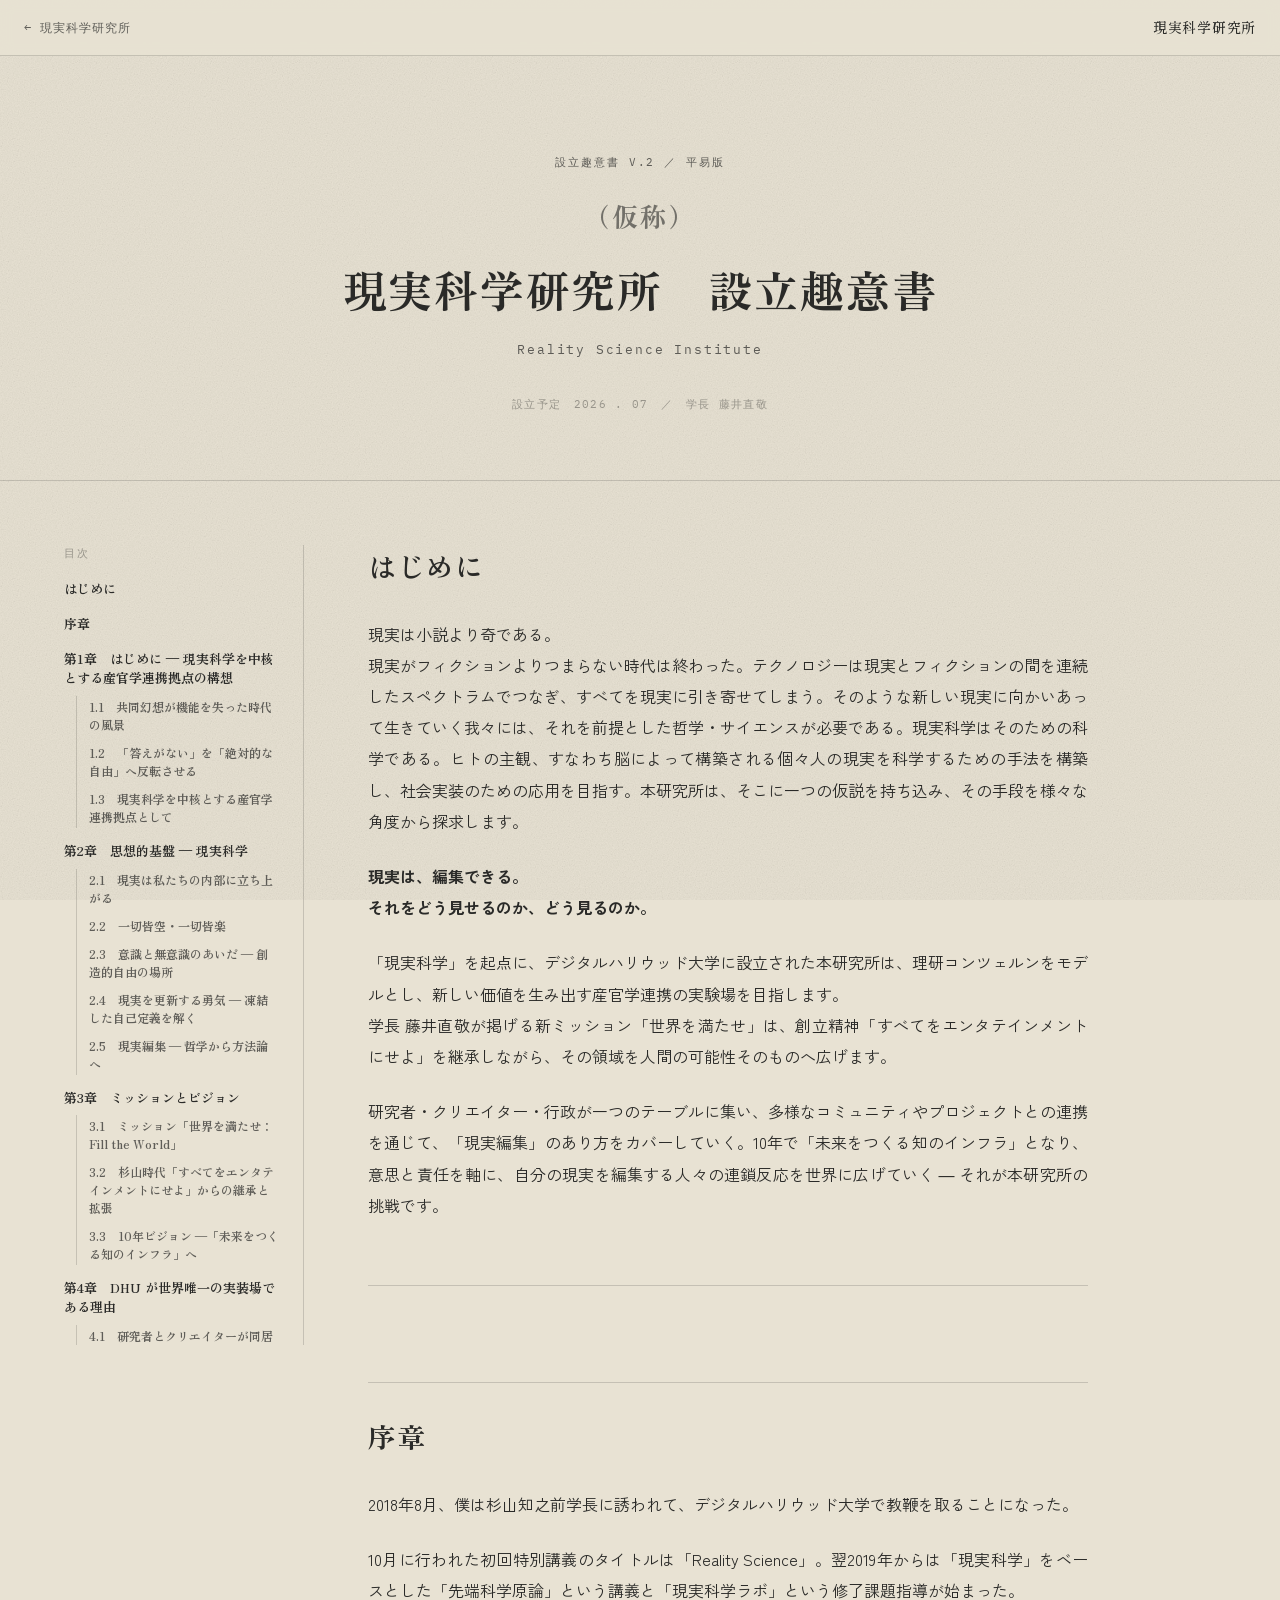
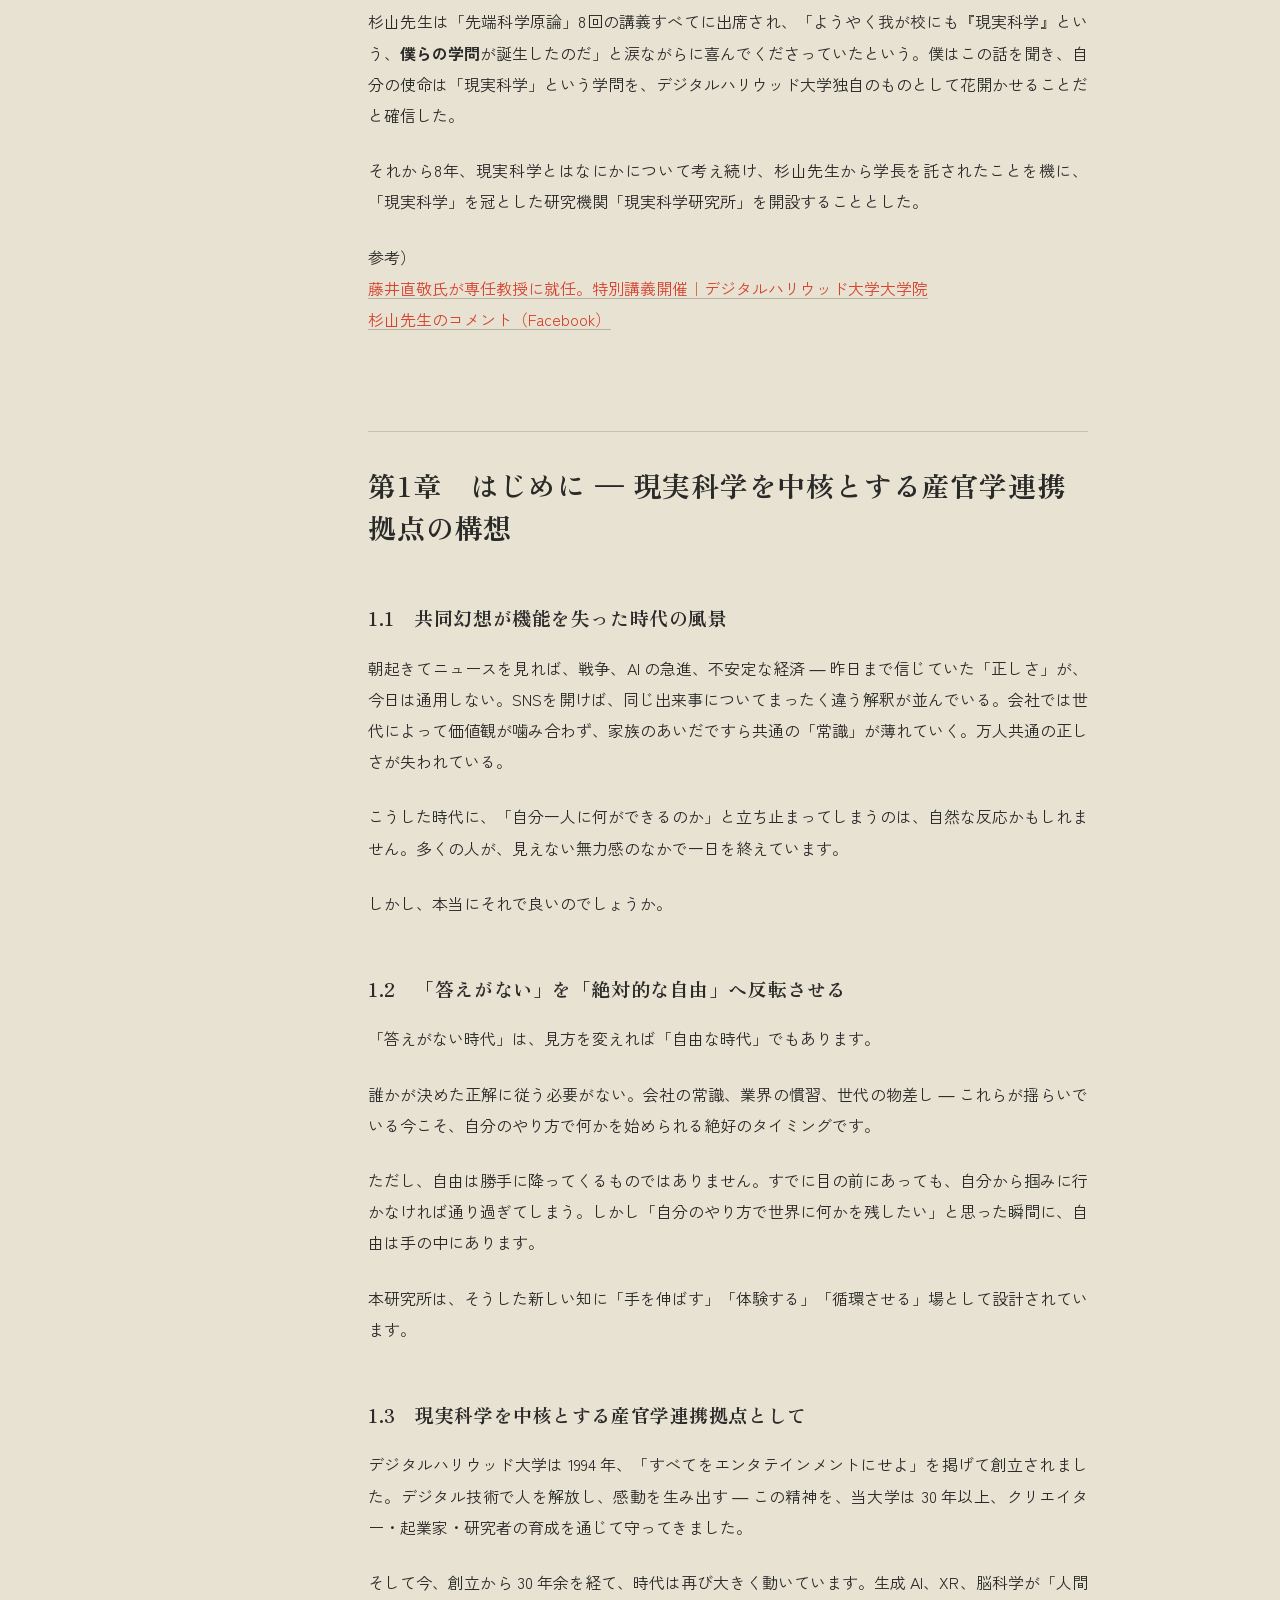
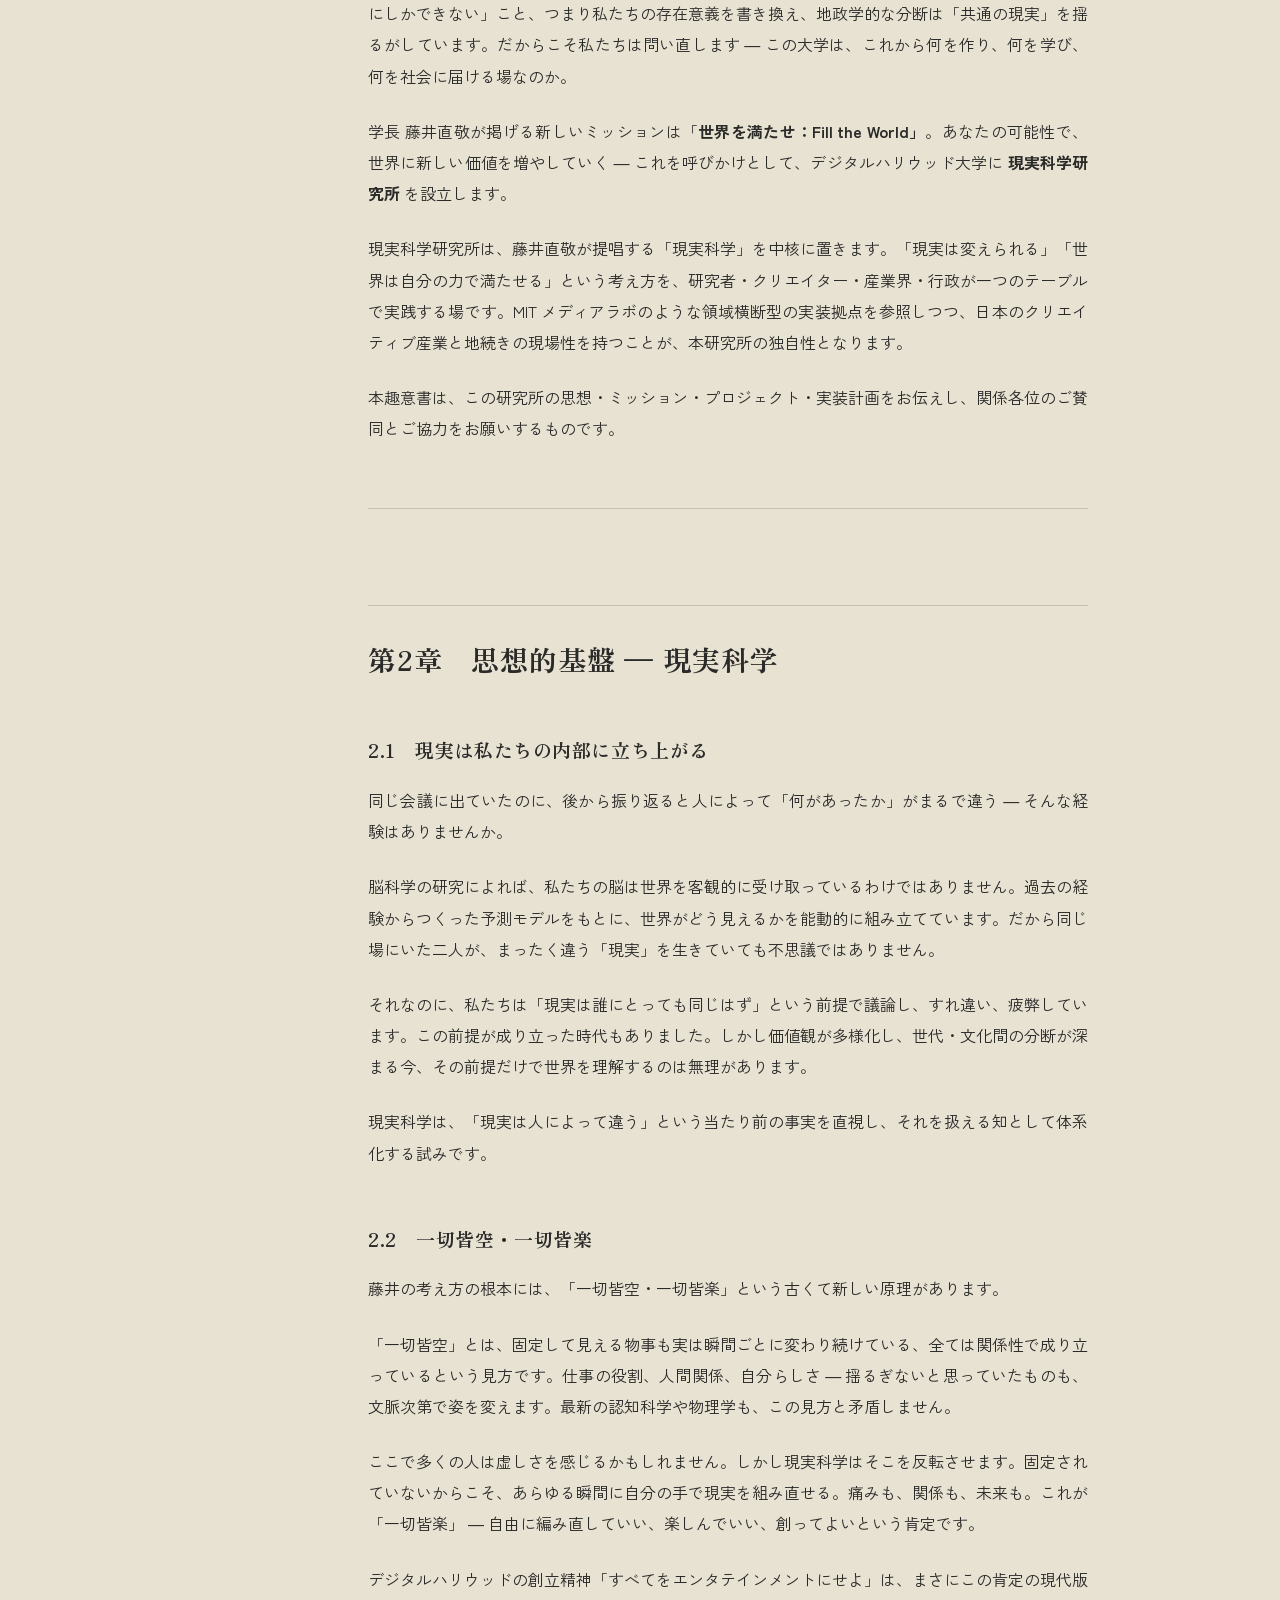
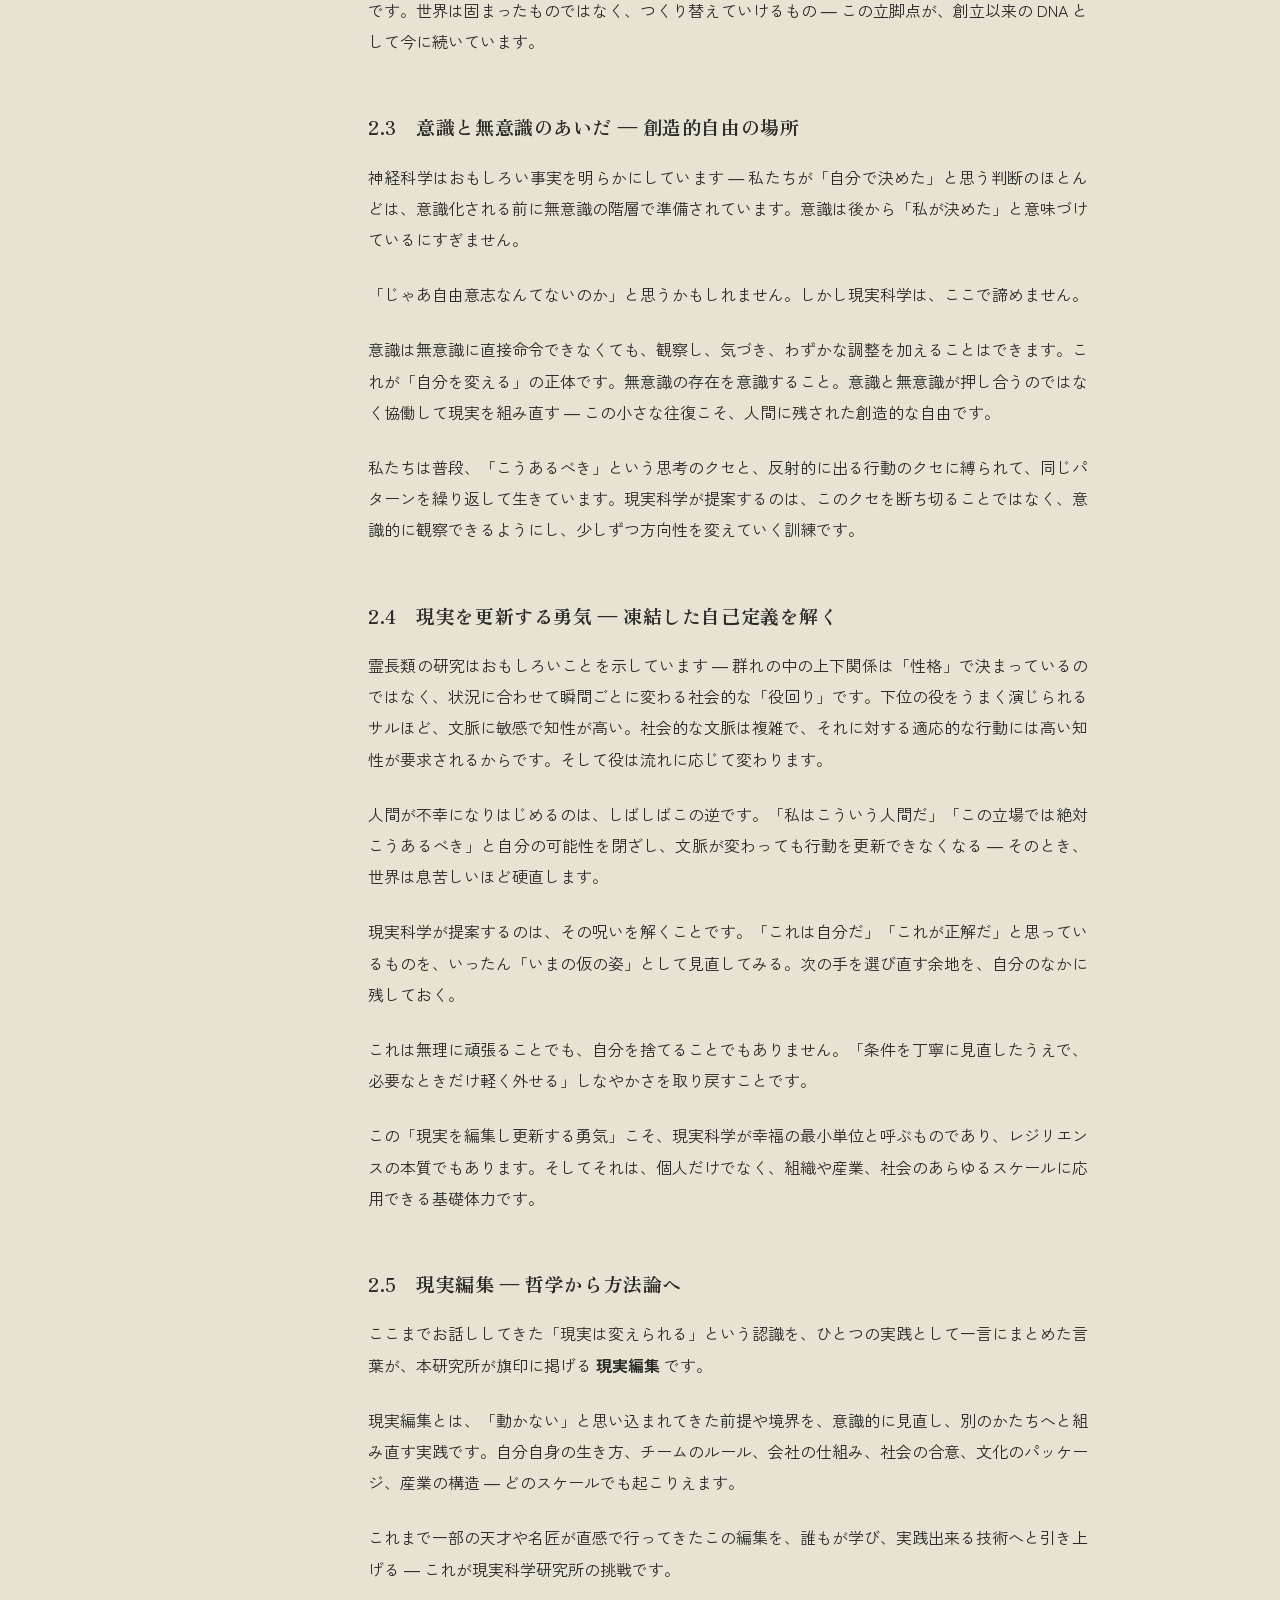
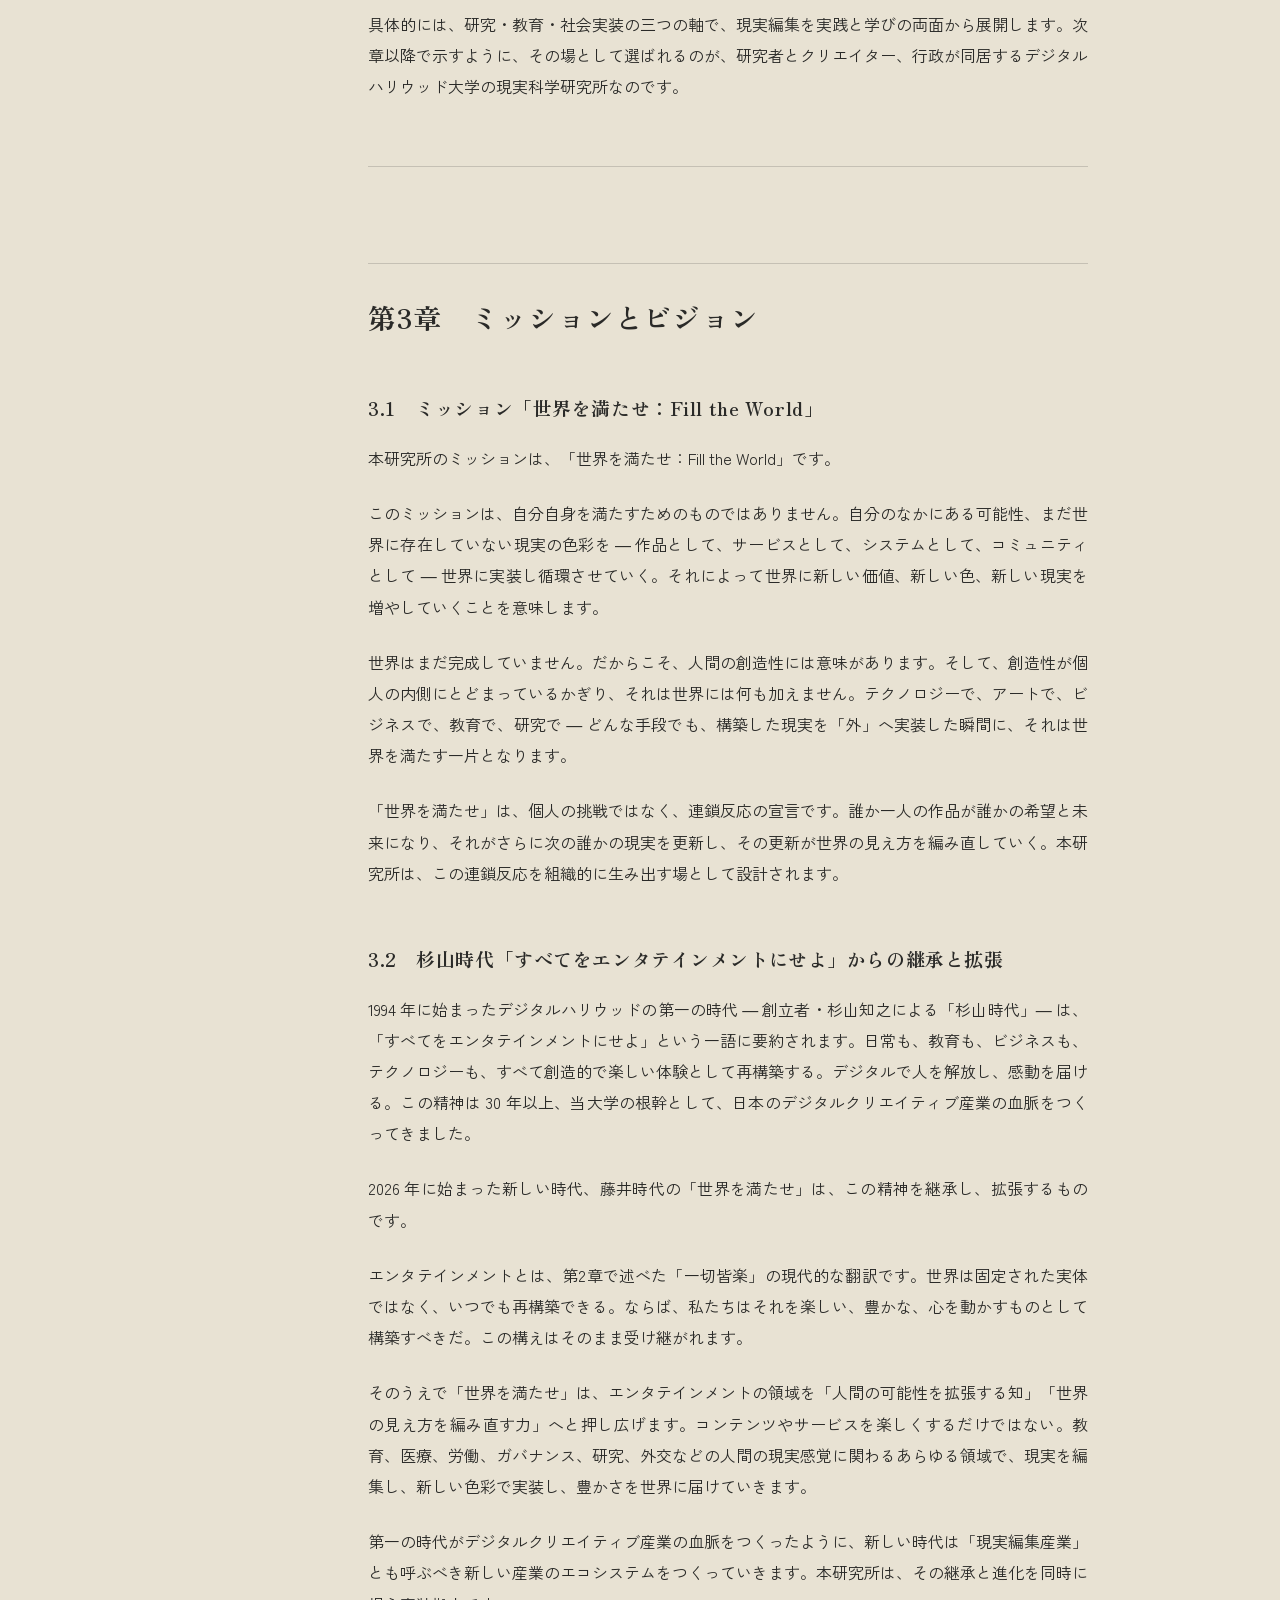
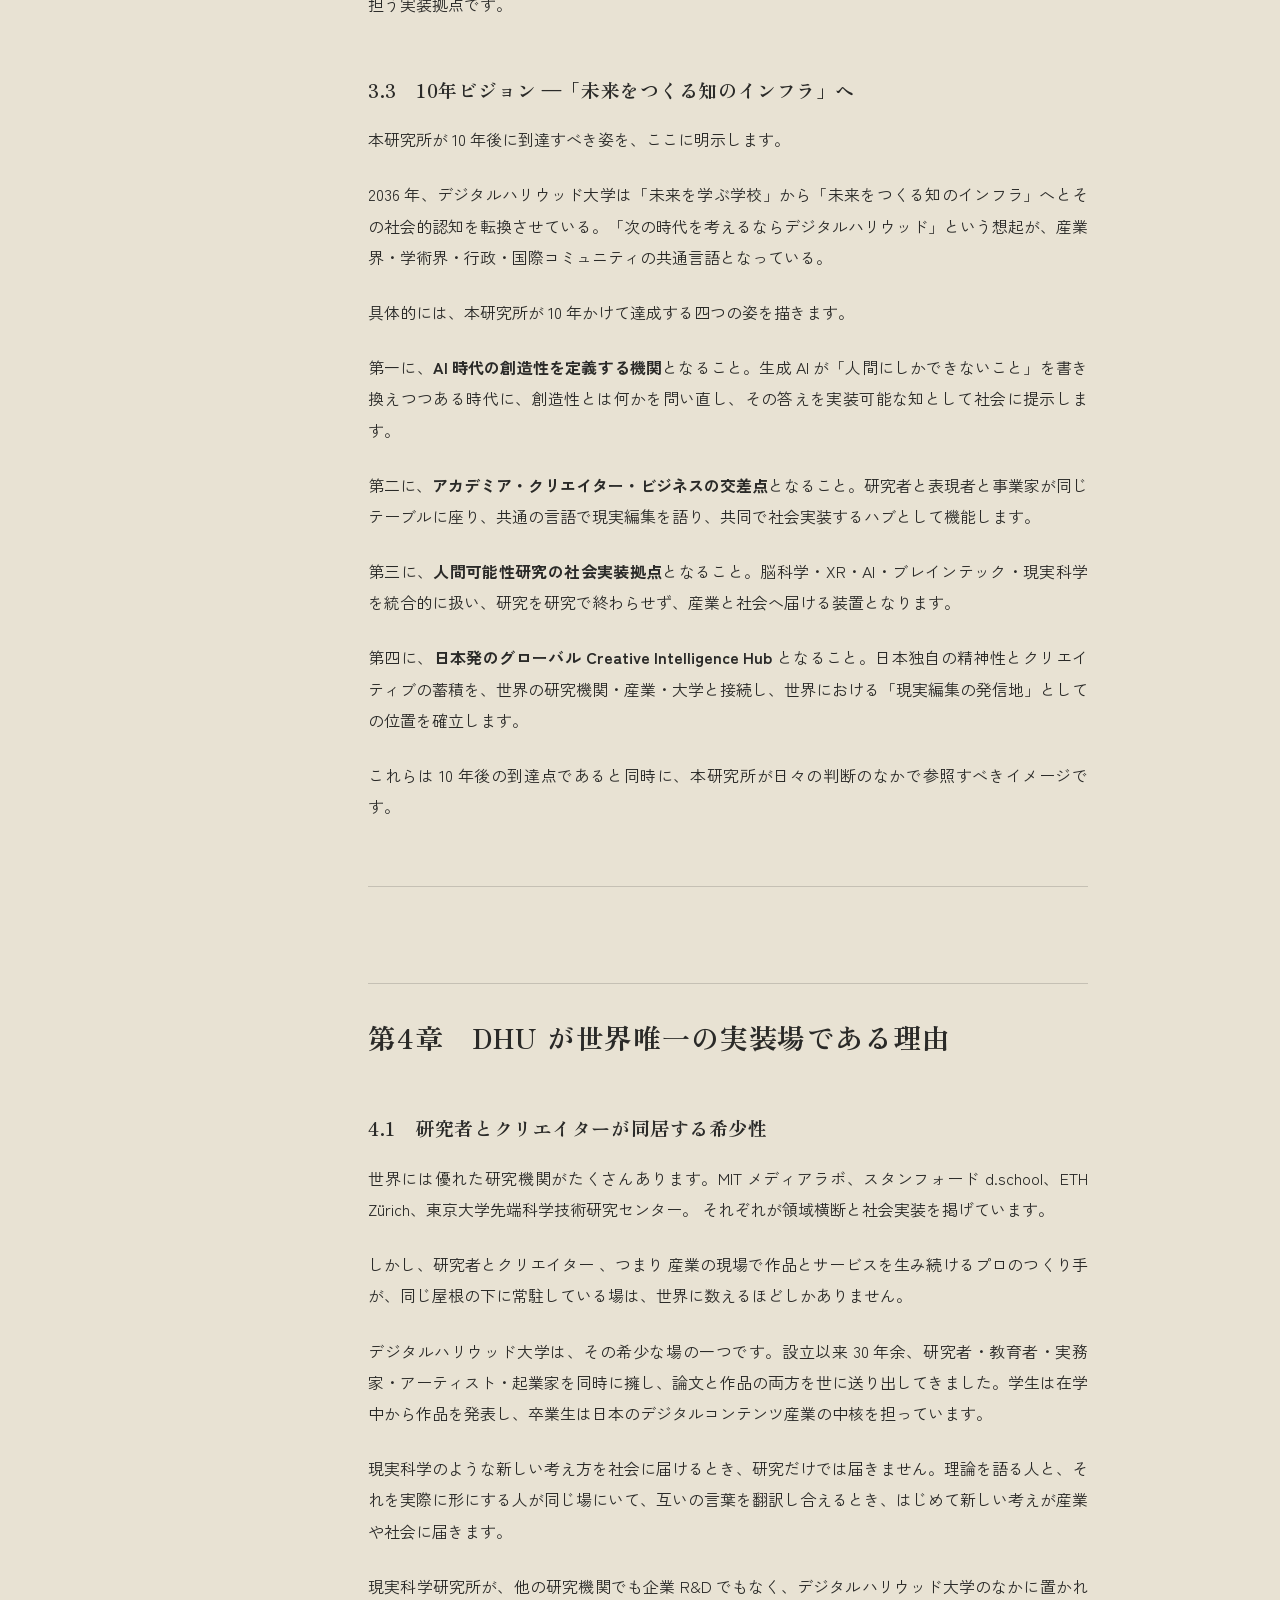
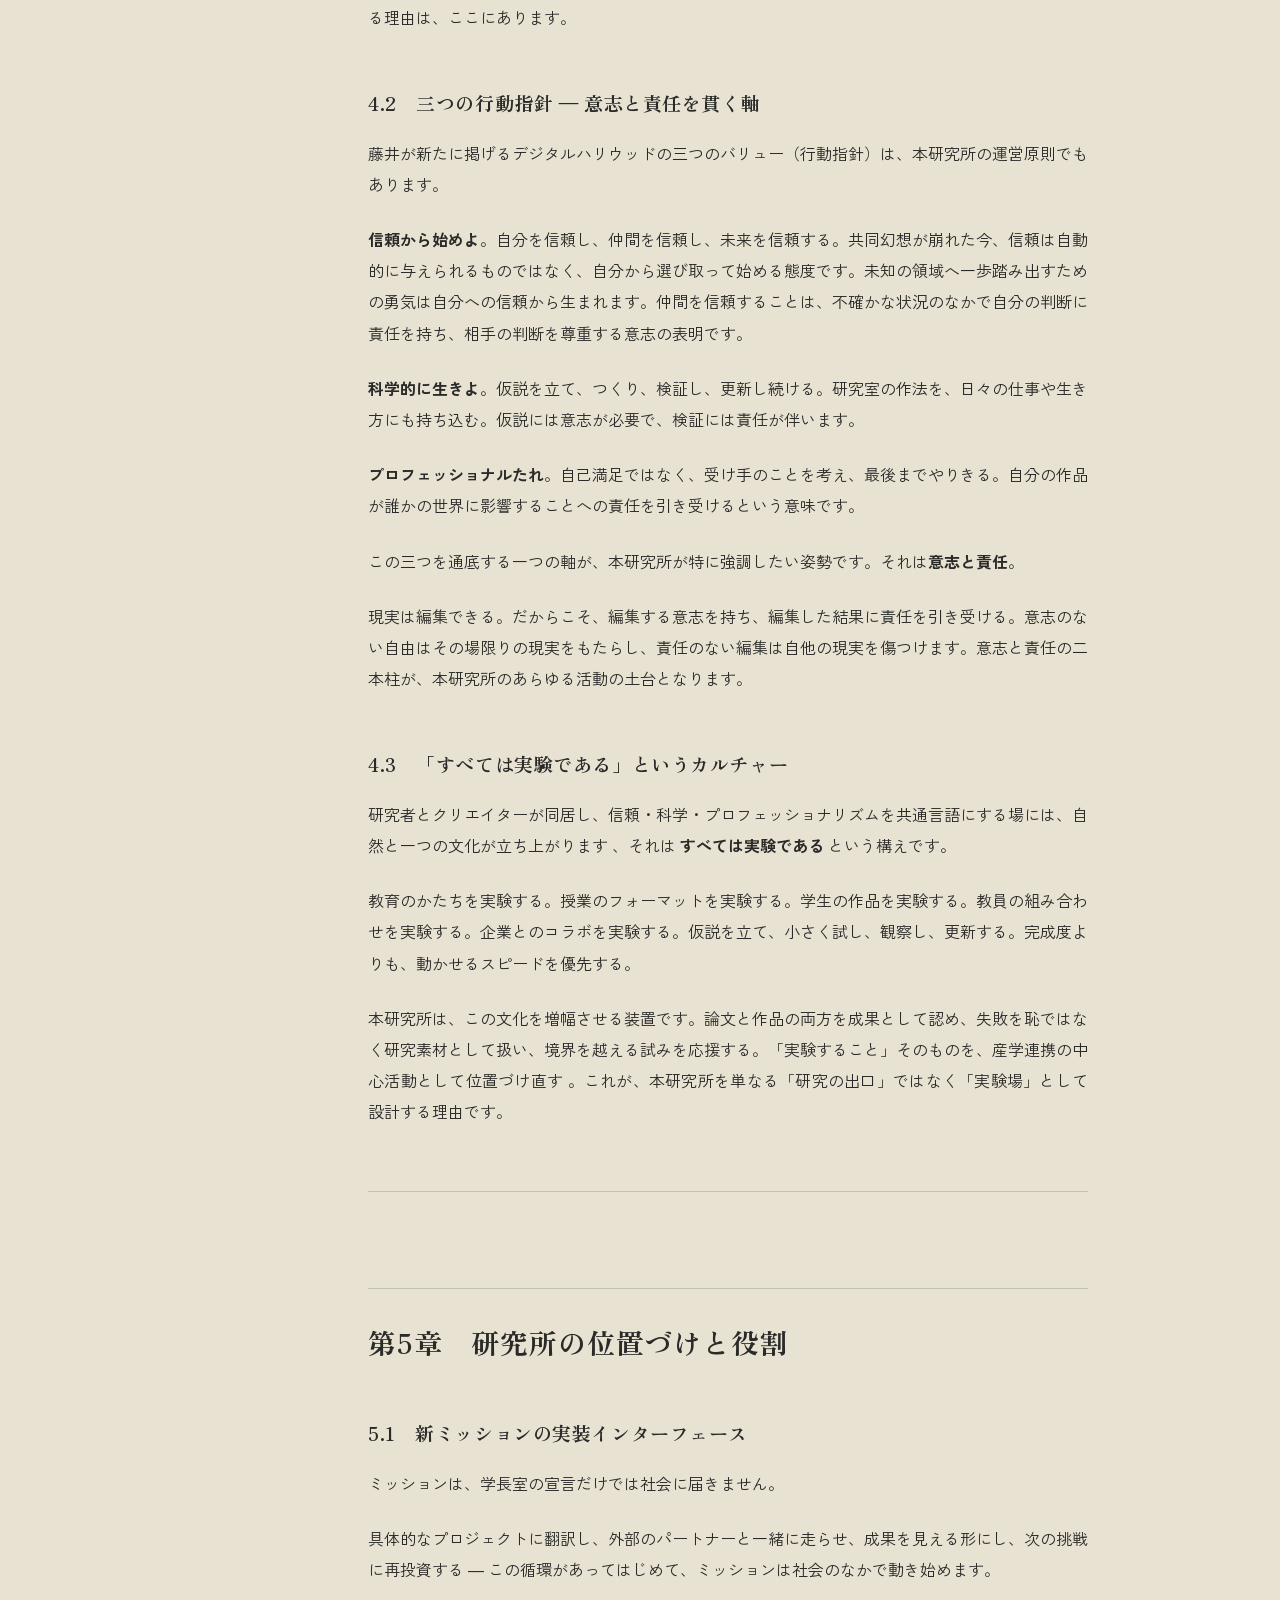
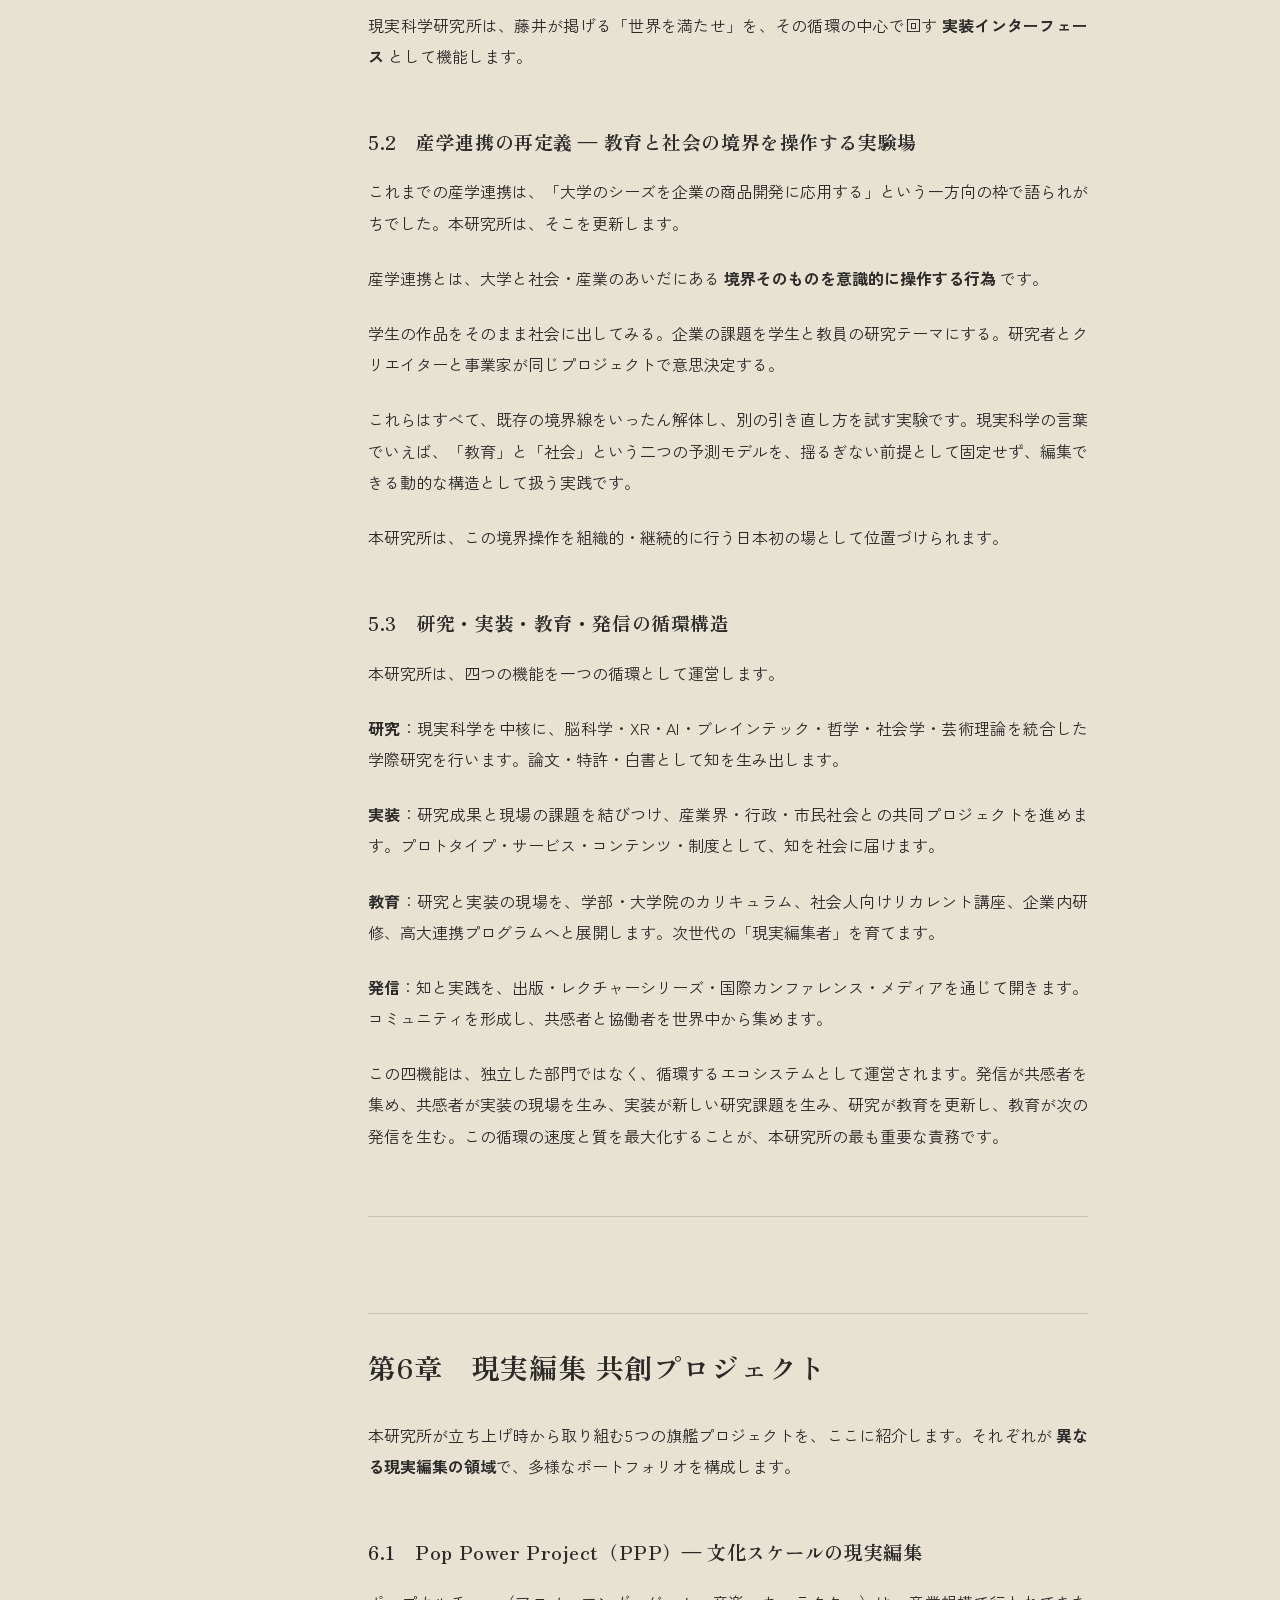
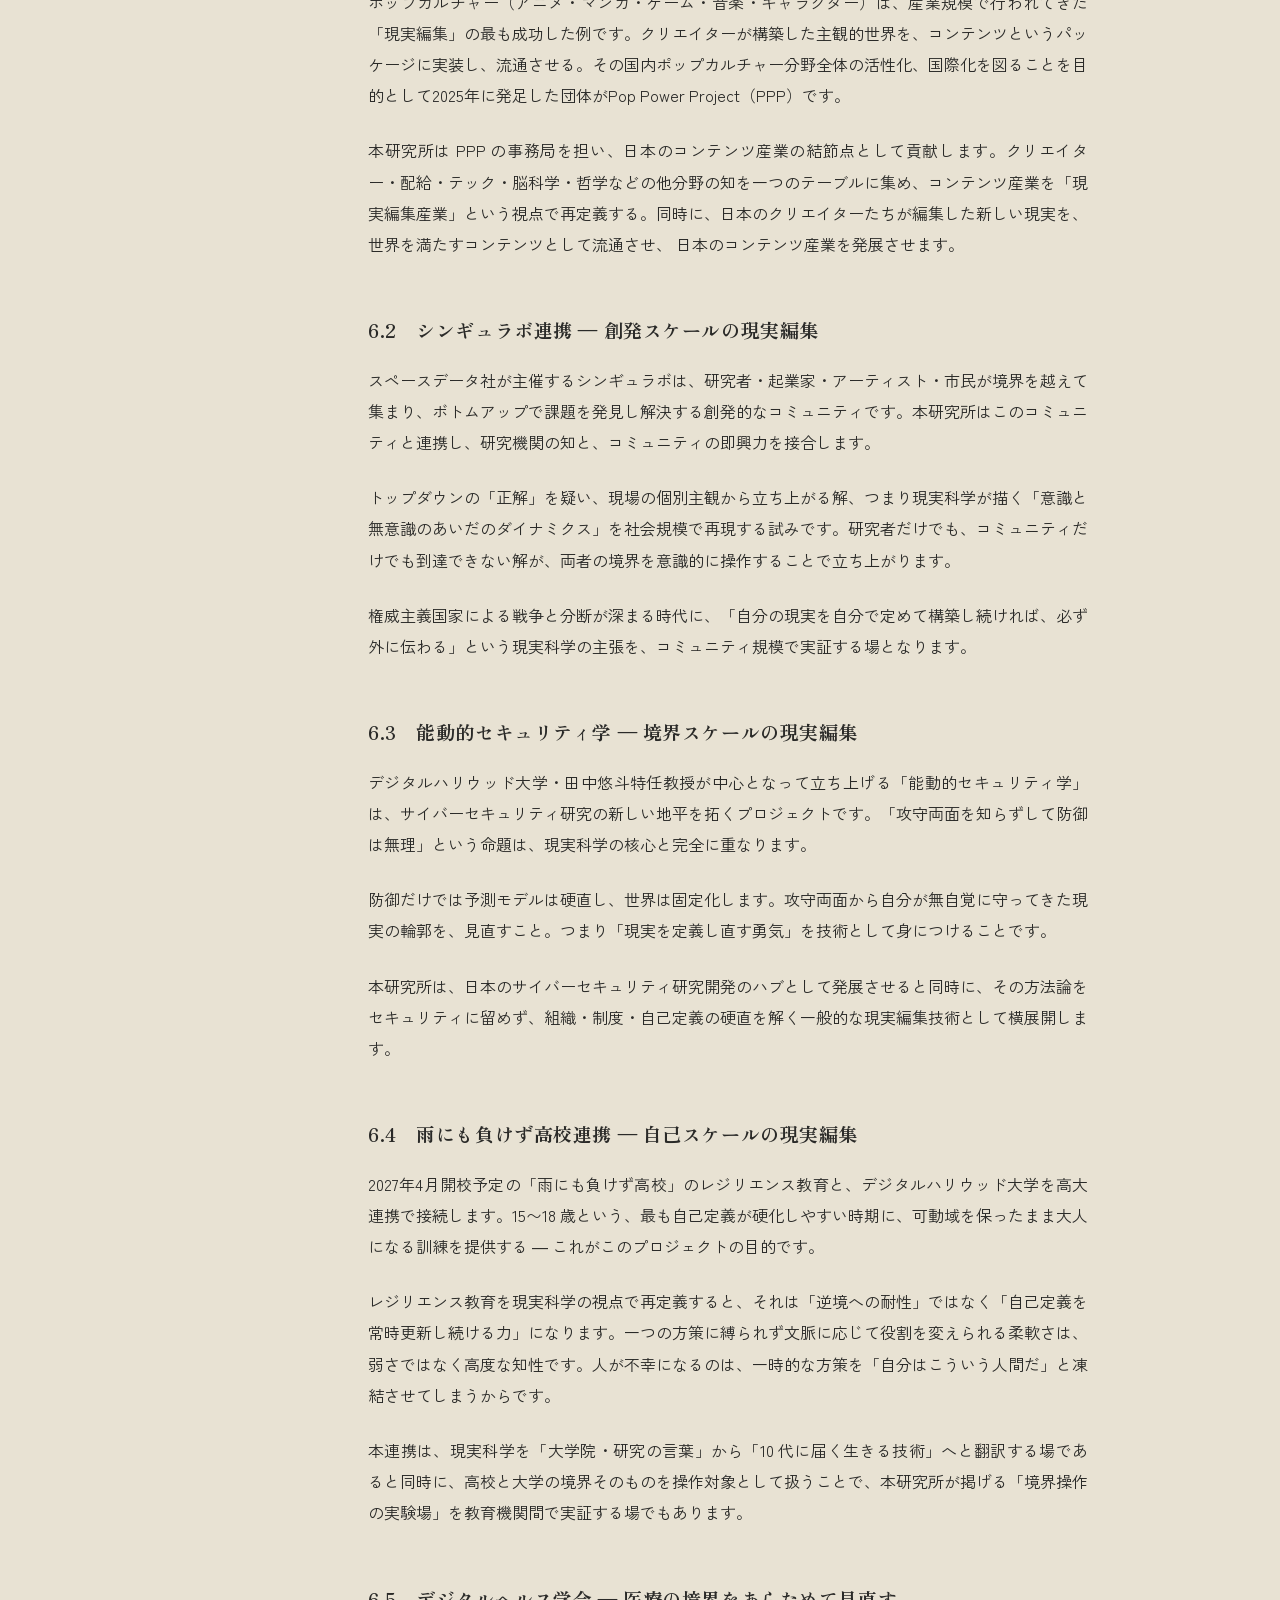
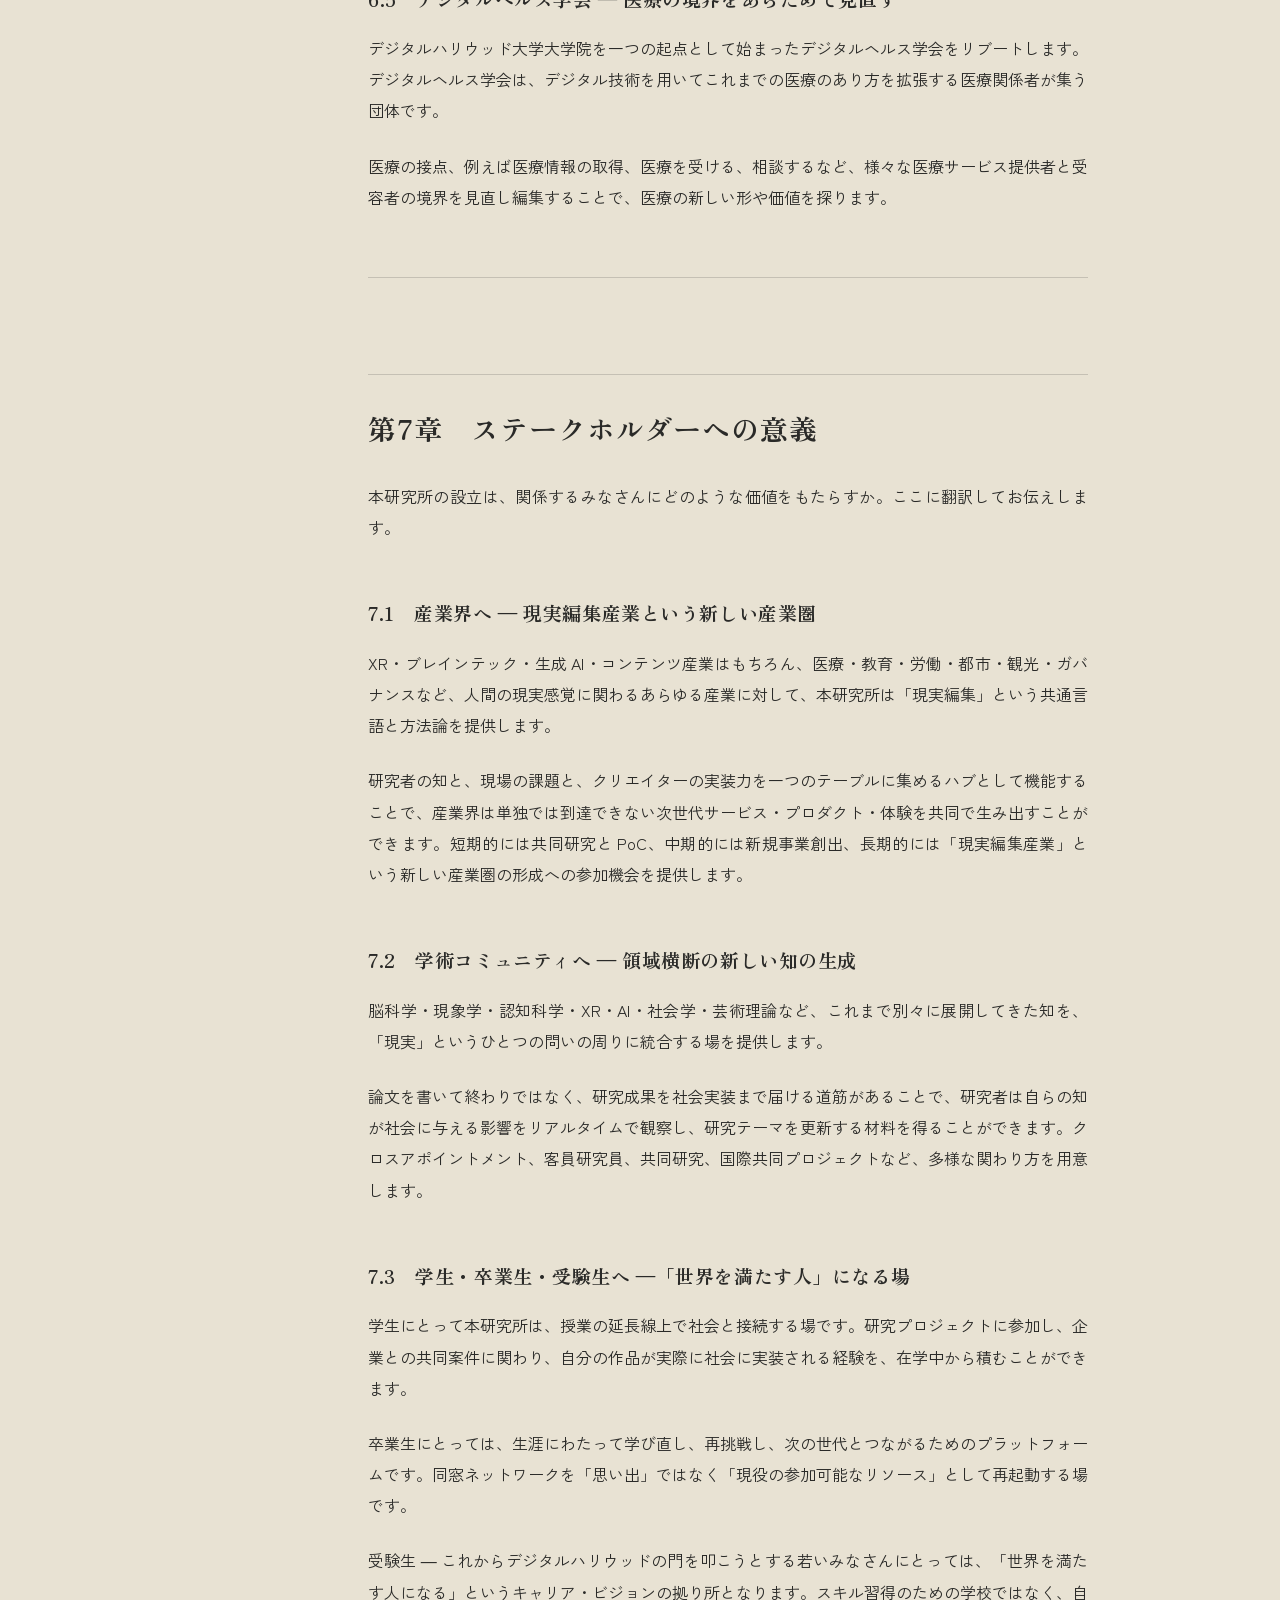
<file: v3/manifest/index.html>
<!DOCTYPE html>

<html lang="ja">
<head>
<meta charset="utf-8"/>
<meta content="width=device-width, initial-scale=1" name="viewport"/>
<title>設立趣意書 v.2 — 現実科学研究所</title>
<meta content="現実科学研究所 設立趣意書 v.2（平易版）— 藤井直敬 学長による正本。" name="description"/>
<link href="https://fonts.googleapis.com" rel="preconnect"/>
<link crossorigin="" href="https://fonts.gstatic.com" rel="preconnect"/>
<link href="https://fonts.googleapis.com/css2?family=Shippori+Mincho+B1:wght@500;700;800&amp;family=Zen+Kaku+Gothic+New:wght@400;500;700;900&amp;family=Zen+Old+Mincho:wght@500;700;900&amp;family=IBM+Plex+Mono:wght@400;500;700&amp;display=swap" rel="stylesheet"/>
<style>
:root {
  --cream:       #E8E2D3;
  --cream-2:     #DCD3BE;
  --paper:       #FAF7EE;
  --ink:         #2A2A28;
  --ink-70:      rgba(42,42,40,0.72);
  --ink-40:      rgba(42,42,40,0.40);
  --earth:       #6B4A2E;
  --red:         #D6422E;
  --line:        #B8B0A0;
  --line-d:      rgba(42,42,40,0.18);

  --f-mincho:    "Zen Old Mincho","Shippori Mincho B1","Yu Mincho",serif;
  --f-body:      "Zen Kaku Gothic New","Hiragino Kaku Gothic ProN","Yu Gothic",sans-serif;
  --f-mono:      "IBM Plex Mono","JetBrains Mono",ui-monospace,monospace;
}

* { box-sizing: border-box; }
html, body { margin: 0; padding: 0; scroll-behavior: smooth; }
html { scroll-padding-top: 80px; }
body {
  background: var(--cream);
  color: var(--ink);
  font-family: var(--f-body);
  font-feature-settings: "palt" 1;
  -webkit-font-smoothing: antialiased;
  text-rendering: optimizeLegibility;
  line-height: 1.95;
  font-size: 16px;
}

body::before {
  content: ""; position: fixed; inset: 0; pointer-events: none; z-index: 0;
  opacity: 0.55; mix-blend-mode: multiply;
  background-image: url("[data-uri]");
}

/* topbar */
.topbar {
  position: sticky; top: 0; z-index: 20;
  background: rgba(232,226,211,0.92);
  backdrop-filter: blur(6px);
  border-bottom: 1px solid var(--line-d);
  padding: 14px 24px;
  display: flex; align-items: center; justify-content: space-between;
}
.topbar .back {
  font-family: var(--f-mono);
  font-size: 12px;
  letter-spacing: 0.08em;
  color: var(--ink-70);
  text-decoration: none;
}
.topbar .back:hover { color: var(--ink); }
.topbar .name {
  font-family: var(--f-mincho);
  font-size: 14px;
  font-weight: 500;
  letter-spacing: 0.05em;
}

/* header block */
.header {
  text-align: center;
  padding: 96px 24px 64px;
  border-bottom: 1px solid var(--line-d);
  position: relative;
  z-index: 1;
}
.header .meta {
  font-family: var(--f-mono);
  font-size: 11px;
  letter-spacing: 0.18em;
  color: var(--ink-70);
  margin-bottom: 24px;
}
.header h1 {
  font-family: var(--f-mincho);
  font-weight: 700;
  font-size: clamp(28px, 5vw, 44px);
  line-height: 1.4;
  margin: 0 0 16px;
  letter-spacing: 0.04em;
}
.header h1 .small { font-size: 0.6em; vertical-align: top; opacity: 0.6; }
.header .english {
  font-family: var(--f-mono);
  font-size: 13px;
  letter-spacing: 0.14em;
  color: var(--ink-70);
}
.header .est {
  margin-top: 32px;
  font-family: var(--f-mono);
  font-size: 11px;
  letter-spacing: 0.12em;
  color: var(--ink-40);
}

/* layout — 2 columns: TOC + content */
.layout {
  max-width: 1200px;
  margin: 0 auto;
  padding: 64px 24px 120px;
  display: grid;
  grid-template-columns: 240px 1fr;
  gap: 64px;
  align-items: start;
  position: relative;
  z-index: 1;
}
@media (max-width: 900px) {
  .layout { grid-template-columns: 1fr; gap: 32px; padding: 32px 20px 80px; }
}

/* TOC */
.toc {
  position: sticky;
  top: 80px;
  font-family: var(--f-body);
  font-size: 13px;
  line-height: 1.6;
  border-right: 1px solid var(--line-d);
  padding-right: 24px;
  max-height: calc(100vh - 100px);
  overflow-y: auto;
}
@media (max-width: 900px) {
  .toc { position: static; border-right: none; padding-right: 0;
         border-bottom: 1px solid var(--line-d); padding-bottom: 24px;
         max-height: none; }
}
.toc__label {
  font-family: var(--f-mono);
  font-size: 11px;
  letter-spacing: 0.18em;
  color: var(--ink-40);
  margin-bottom: 16px;
}
.toc__list, .toc__sub {
  list-style: none;
  margin: 0;
  padding: 0;
}
.toc__h2 {
  margin: 12px 0 4px;
  font-family: var(--f-mincho);
  font-weight: 700;
  font-size: 13px;
  line-height: 1.45;
}
.toc__sub {
  margin: 4px 0 12px 12px;
  padding-left: 12px;
  border-left: 1px solid var(--line-d);
}
.toc__h3 {
  margin: 6px 0;
  font-size: 12px;
  color: var(--ink-70);
  line-height: 1.5;
}
.toc a {
  color: inherit;
  text-decoration: none;
  display: block;
  padding: 2px 0;
  border-left: 2px solid transparent;
  padding-left: 8px;
  margin-left: -10px;
  transition: color 0.15s, border-color 0.15s;
}
.toc a:hover { color: var(--red); }
.toc a.active {
  color: var(--red);
  border-left-color: var(--red);
}

/* main content */
main {
  max-width: 720px;
}
main h2 {
  font-family: var(--f-mincho);
  font-weight: 700;
  font-size: 28px;
  line-height: 1.5;
  margin: 96px 0 32px;
  padding-top: 32px;
  border-top: 1px solid var(--line-d);
  letter-spacing: 0.03em;
  scroll-margin-top: 80px;
}
main h2:first-of-type {
  margin-top: 0;
  border-top: none;
  padding-top: 0;
}
main h3 {
  font-family: var(--f-mincho);
  font-weight: 700;
  font-size: 19px;
  line-height: 1.5;
  margin: 56px 0 20px;
  letter-spacing: 0.03em;
  scroll-margin-top: 80px;
}
main p {
  margin: 0 0 24px;
  text-align: justify;
}
main p strong { font-weight: 700; }
main hr {
  border: none;
  border-top: 1px solid var(--line-d);
  margin: 64px 0;
}
main a {
  color: var(--red);
  text-decoration: underline;
  text-decoration-color: var(--line);
  text-underline-offset: 3px;
}
main a:hover { text-decoration-color: var(--red); }
main blockquote {
  margin: 24px 0;
  padding: 16px 24px;
  border-left: 2px solid var(--red);
  background: rgba(214,66,46,0.04);
}
main ul, main ol { padding-left: 24px; margin: 0 0 24px; }
main li { margin: 8px 0; }

/* footer */
.foot {
  background: var(--ink);
  color: var(--paper);
  padding: 48px 24px;
  text-align: center;
  position: relative;
  z-index: 1;
}
.foot p {
  margin: 8px 0;
  font-family: var(--f-mono);
  font-size: 11px;
  letter-spacing: 0.12em;
  opacity: 0.7;
}
.foot a { color: var(--paper); text-decoration: underline; }

@media (max-width: 600px) {
  .header { padding: 64px 20px 48px; }
  main h2 { margin: 72px 0 24px; padding-top: 24px; font-size: 24px; }
  main h3 { font-size: 17px; margin: 40px 0 16px; }
}
</style>
</head>
<body>
<header class="topbar">
<a class="back" href="../">← 現実科学研究所</a>
<span class="name">現実科学研究所</span>
</header>
<section class="header">
<div class="meta">設立趣意書 V.2 ／ 平易版</div>
<h1><span class="small">（仮称）</span><br/>現実科学研究所　設立趣意書</h1>
<div class="english">Reality Science Institute</div>
<div class="est">設立予定　2026 . 07　／　学長 藤井直敬</div>
</section>
<div class="layout">
<nav aria-label="目次" class="toc"><div class="toc__label">目次</div><ol class="toc__list">
<li class="toc__h2"><a href="#intro">はじめに</a>
</li>
<li class="toc__h2"><a href="#prelude">序章</a>
</li>
<li class="toc__h2"><a href="#ch1">第1章　はじめに ― 現実科学を中核とする産官学連携拠点の構想</a>
<ol class="toc__sub">
<li class="toc__h3"><a href="#s1-1">1.1　共同幻想が機能を失った時代の風景</a></li>
<li class="toc__h3"><a href="#s1-2">1.2　「答えがない」を「絶対的な自由」へ反転させる</a></li>
<li class="toc__h3"><a href="#s1-3">1.3　現実科学を中核とする産官学連携拠点として</a></li>
</ol></li>
<li class="toc__h2"><a href="#ch2">第2章　思想的基盤 ― 現実科学</a>
<ol class="toc__sub">
<li class="toc__h3"><a href="#s2-1">2.1　現実は私たちの内部に立ち上がる</a></li>
<li class="toc__h3"><a href="#s2-2">2.2　一切皆空・一切皆楽</a></li>
<li class="toc__h3"><a href="#s2-3">2.3　意識と無意識のあいだ ― 創造的自由の場所</a></li>
<li class="toc__h3"><a href="#s2-4">2.4　現実を更新する勇気 ― 凍結した自己定義を解く</a></li>
<li class="toc__h3"><a href="#s2-5">2.5　現実編集 ― 哲学から方法論へ</a></li>
</ol></li>
<li class="toc__h2"><a href="#ch3">第3章　ミッションとビジョン</a>
<ol class="toc__sub">
<li class="toc__h3"><a href="#s3-1">3.1　ミッション「世界を満たせ：Fill the World」</a></li>
<li class="toc__h3"><a href="#s3-2">3.2　杉山時代「すべてをエンタテインメントにせよ」からの継承と拡張</a></li>
<li class="toc__h3"><a href="#s3-3">3.3　10年ビジョン ―「未来をつくる知のインフラ」へ</a></li>
</ol></li>
<li class="toc__h2"><a href="#ch4">第4章　DHU が世界唯一の実装場である理由</a>
<ol class="toc__sub">
<li class="toc__h3"><a href="#s4-1">4.1　研究者とクリエイターが同居する希少性</a></li>
<li class="toc__h3"><a href="#s4-2">4.2　三つの行動指針 ― 意志と責任を貫く軸</a></li>
<li class="toc__h3"><a href="#s4-3">4.3　「すべては実験である」というカルチャー</a></li>
</ol></li>
<li class="toc__h2"><a href="#ch5">第5章　研究所の位置づけと役割</a>
<ol class="toc__sub">
<li class="toc__h3"><a href="#s5-1">5.1　新ミッションの実装インターフェース</a></li>
<li class="toc__h3"><a href="#s5-2">5.2　産学連携の再定義 ― 教育と社会の境界を操作する実験場</a></li>
<li class="toc__h3"><a href="#s5-3">5.3　研究・実装・教育・発信の循環構造</a></li>
</ol></li>
<li class="toc__h2"><a href="#ch6">第6章　現実編集 共創プロジェクト</a>
<ol class="toc__sub">
<li class="toc__h3"><a href="#s6-1">6.1　Pop Power Project（PPP）― 文化スケールの現実編集</a></li>
<li class="toc__h3"><a href="#s6-2">6.2　シンギュラボ連携 ― 創発スケールの現実編集</a></li>
<li class="toc__h3"><a href="#s6-3">6.3　能動的セキュリティ学 ― 境界スケールの現実編集</a></li>
<li class="toc__h3"><a href="#s6-4">6.4　雨にも負けず高校連携 ― 自己スケールの現実編集</a></li>
<li class="toc__h3"><a href="#s6-5">6.5　デジタルヘルス学会 ― 医療の境界をあらためて見直す</a></li>
</ol></li>
<li class="toc__h2"><a href="#ch7">第7章　ステークホルダーへの意義</a>
<ol class="toc__sub">
<li class="toc__h3"><a href="#s7-1">7.1　産業界へ ― 現実編集産業という新しい産業圏</a></li>
<li class="toc__h3"><a href="#s7-2">7.2　学術コミュニティへ ― 領域横断の新しい知の生成</a></li>
<li class="toc__h3"><a href="#s7-3">7.3　学生・卒業生・受験生へ ―「世界を満たす人」になる場</a></li>
<li class="toc__h3"><a href="#s7-4">7.4　社会全体へ ― 主体性回復のインフラ</a></li>
</ol></li>
<li class="toc__h2"><a href="#ch9">第9章　結び ― ともに世界を満たそう</a>
</li>
</ol></nav>
<main>
<h2 id="intro"><strong>はじめに</strong></h2>
<p>現実は小説より奇である。<br/>
現実がフィクションよりつまらない時代は終わった。テクノロジーは現実とフィクションの間を連続したスペクトラムでつなぎ、すべてを現実に引き寄せてしまう。そのような新しい現実に向かいあって生きていく我々には、それを前提とした哲学・サイエンスが必要である。現実科学はそのための科学である。ヒトの主観、すなわち脳によって構築される個々人の現実を科学するための手法を構築し、社会実装のための応用を目指す。本研究所は、そこに一つの仮説を持ち込み、その手段を様々な角度から探求します。</p>
<p><strong>現実は、編集できる。</strong><br/>
<strong>それをどう見せるのか、どう見るのか。</strong></p>
<p>「現実科学」を起点に、デジタルハリウッド大学に設立された本研究所は、理研コンツェルンをモデルとし、新しい価値を生み出す産官学連携の実験場を目指します。<br/>
学長 藤井直敬が掲げる新ミッション「世界を満たせ」は、創立精神「すべてをエンタテインメントにせよ」を継承しながら、その領域を人間の可能性そのものへ広げます。</p>
<p>研究者・クリエイター・行政が一つのテーブルに集い、多様なコミュニティやプロジェクトとの連携を通じて、「現実編集」のあり方をカバーしていく。10年で「未来をつくる知のインフラ」となり、意思と責任を軸に、自分の現実を編集する人々の連鎖反応を世界に広げていく ― それが本研究所の挑戦です。</p>
<hr/>
<h2 id="prelude"><strong>序章</strong></h2>
<p>2018年8月、僕は杉山知之前学長に誘われて、デジタルハリウッド大学で教鞭を取ることになった。</p>
<p>10月に行われた初回特別講義のタイトルは「Reality Science」。翌2019年からは「現実科学」をベースとした「先端科学原論」という講義と「現実科学ラボ」という修了課題指導が始まった。<br/>
杉山先生は「先端科学原論」8回の講義すべてに出席され、「ようやく我が校にも『現実科学』という、<strong>僕らの学問</strong>が誕生したのだ」と涙ながらに喜んでくださっていたという。僕はこの話を聞き、自分の使命は「現実科学」という学問を、デジタルハリウッド大学独自のものとして花開かせることだと確信した。</p>
<p>それから8年、現実科学とはなにかについて考え続け、杉山先生から学長を託されたことを機に、「現実科学」を冠とした研究機関「現実科学研究所」を開設することとした。</p>
<p>参考）<br/>
<a href="https://prtimes.jp/main/html/rd/p/000001528.000000496.html">藤井直敬氏が専任教授に就任。特別講義開催｜デジタルハリウッド大学大学院</a><br/>
<a href="https://www.facebook.com/SugiyamaStyle/posts/pfbid07vTvchwRE5jVW9aoBxxymAuU4MjRF91Ab2DCX138vrcpcwu1krcFWZ1V6CamN6Hil">杉山先生のコメント（Facebook）</a></p>
<h2 id="ch1"><strong>第1章　はじめに ― 現実科学を中核とする産官学連携拠点の構想</strong></h2>
<h3 id="s1-1">1.1　共同幻想が機能を失った時代の風景</h3>
<p>朝起きてニュースを見れば、戦争、AI の急進、不安定な経済 ― 昨日まで信じていた「正しさ」が、今日は通用しない。SNSを開けば、同じ出来事についてまったく違う解釈が並んでいる。会社では世代によって価値観が噛み合わず、家族のあいだですら共通の「常識」が薄れていく。万人共通の正しさが失われている。</p>
<p>こうした時代に、「自分一人に何ができるのか」と立ち止まってしまうのは、自然な反応かもしれません。多くの人が、見えない無力感のなかで一日を終えています。</p>
<p>しかし、本当にそれで良いのでしょうか。</p>
<h3 id="s1-2">1.2　「答えがない」を「絶対的な自由」へ反転させる</h3>
<p>「答えがない時代」は、見方を変えれば「自由な時代」でもあります。</p>
<p>誰かが決めた正解に従う必要がない。会社の常識、業界の慣習、世代の物差し ― これらが揺らいでいる今こそ、自分のやり方で何かを始められる絶好のタイミングです。</p>
<p>ただし、自由は勝手に降ってくるものではありません。すでに目の前にあっても、自分から掴みに行かなければ通り過ぎてしまう。しかし「自分のやり方で世界に何かを残したい」と思った瞬間に、自由は手の中にあります。</p>
<p>本研究所は、そうした新しい知に「手を伸ばす」「体験する」「循環させる」場として設計されています。</p>
<h3 id="s1-3">1.3　現実科学を中核とする産官学連携拠点として</h3>
<p>デジタルハリウッド大学は 1994 年、「すべてをエンタテインメントにせよ」を掲げて創立されました。デジタル技術で人を解放し、感動を生み出す ― この精神を、当大学は 30 年以上、クリエイター・起業家・研究者の育成を通じて守ってきました。</p>
<p>そして今、創立から 30 年余を経て、時代は再び大きく動いています。生成 AI、XR、脳科学が「人間にしかできない」こと、つまり私たちの存在意義を書き換え、地政学的な分断は「共通の現実」を揺るがしています。だからこそ私たちは問い直します ― この大学は、これから何を作り、何を学び、何を社会に届ける場なのか。</p>
<p>学長 藤井直敬が掲げる新しいミッションは「<strong>世界を満たせ：Fill the World」</strong>。あなたの可能性で、世界に新しい価値を増やしていく ― これを呼びかけとして、デジタルハリウッド大学に <strong>現実科学研究所</strong> を設立します。</p>
<p>現実科学研究所は、藤井直敬が提唱する「現実科学」を中核に置きます。「現実は変えられる」「世界は自分の力で満たせる」という考え方を、研究者・クリエイター・産業界・行政が一つのテーブルで実践する場です。MIT メディアラボのような領域横断型の実装拠点を参照しつつ、日本のクリエイティブ産業と地続きの現場性を持つことが、本研究所の独自性となります。</p>
<p>本趣意書は、この研究所の思想・ミッション・プロジェクト・実装計画をお伝えし、関係各位のご賛同とご協力をお願いするものです。</p>
<hr/>
<h2 id="ch2"><strong>第2章　思想的基盤 ― 現実科学</strong></h2>
<h3 id="s2-1">2.1　現実は私たちの内部に立ち上がる</h3>
<p>同じ会議に出ていたのに、後から振り返ると人によって「何があったか」がまるで違う ― そんな経験はありませんか。</p>
<p>脳科学の研究によれば、私たちの脳は世界を客観的に受け取っているわけではありません。過去の経験からつくった予測モデルをもとに、世界がどう見えるかを能動的に組み立てています。だから同じ場にいた二人が、まったく違う「現実」を生きていても不思議ではありません。</p>
<p>それなのに、私たちは「現実は誰にとっても同じはず」という前提で議論し、すれ違い、疲弊しています。この前提が成り立った時代もありました。しかし価値観が多様化し、世代・文化間の分断が深まる今、その前提だけで世界を理解するのは無理があります。</p>
<p>現実科学は、「現実は人によって違う」という当たり前の事実を直視し、それを扱える知として体系化する試みです。</p>
<h3 id="s2-2">2.2　一切皆空・一切皆楽</h3>
<p>藤井の考え方の根本には、「一切皆空・一切皆楽」という古くて新しい原理があります。</p>
<p>「一切皆空」とは、固定して見える物事も実は瞬間ごとに変わり続けている、全ては関係性で成り立っているという見方です。仕事の役割、人間関係、自分らしさ ― 揺るぎないと思っていたものも、文脈次第で姿を変えます。最新の認知科学や物理学も、この見方と矛盾しません。</p>
<p>ここで多くの人は虚しさを感じるかもしれません。しかし現実科学はそこを反転させます。固定されていないからこそ、あらゆる瞬間に自分の手で現実を組み直せる。痛みも、関係も、未来も。これが「一切皆楽」 ― 自由に編み直していい、楽しんでいい、創ってよいという肯定です。</p>
<p>デジタルハリウッドの創立精神「すべてをエンタテインメントにせよ」は、まさにこの肯定の現代版です。世界は固まったものではなく、つくり替えていけるもの ― この立脚点が、創立以来の DNA として今に続いています。</p>
<h3 id="s2-3">2.3　意識と無意識のあいだ ― 創造的自由の場所</h3>
<p>神経科学はおもしろい事実を明らかにしています ― 私たちが「自分で決めた」と思う判断のほとんどは、意識化される前に無意識の階層で準備されています。意識は後から「私が決めた」と意味づけているにすぎません。</p>
<p>「じゃあ自由意志なんてないのか」と思うかもしれません。しかし現実科学は、ここで諦めません。</p>
<p>意識は無意識に直接命令できなくても、観察し、気づき、わずかな調整を加えることはできます。これが「自分を変える」の正体です。無意識の存在を意識すること。意識と無意識が押し合うのではなく協働して現実を組み直す ― この小さな往復こそ、人間に残された創造的な自由です。</p>
<p>私たちは普段、「こうあるべき」という思考のクセと、反射的に出る行動のクセに縛られて、同じパターンを繰り返して生きています。現実科学が提案するのは、このクセを断ち切ることではなく、意識的に観察できるようにし、少しずつ方向性を変えていく訓練です。</p>
<h3 id="s2-4">2.4　現実を更新する勇気 ― 凍結した自己定義を解く</h3>
<p>霊長類の研究はおもしろいことを示しています ― 群れの中の上下関係は「性格」で決まっているのではなく、状況に合わせて瞬間ごとに変わる社会的な「役回り」です。下位の役をうまく演じられるサルほど、文脈に敏感で知性が高い。社会的な文脈は複雑で、それに対する適応的な行動には高い知性が要求されるからです。そして役は流れに応じて変わります。</p>
<p>人間が不幸になりはじめるのは、しばしばこの逆です。「私はこういう人間だ」「この立場では絶対こうあるべき」と自分の可能性を閉ざし、文脈が変わっても行動を更新できなくなる ― そのとき、世界は息苦しいほど硬直します。</p>
<p>現実科学が提案するのは、その呪いを解くことです。「これは自分だ」「これが正解だ」と思っているものを、いったん「いまの仮の姿」として見直してみる。次の手を選び直す余地を、自分のなかに残しておく。</p>
<p>これは無理に頑張ることでも、自分を捨てることでもありません。「条件を丁寧に見直したうえで、必要なときだけ軽く外せる」しなやかさを取り戻すことです。</p>
<p>この「現実を編集し更新する勇気」こそ、現実科学が幸福の最小単位と呼ぶものであり、レジリエンスの本質でもあります。そしてそれは、個人だけでなく、組織や産業、社会のあらゆるスケールに応用できる基礎体力です。</p>
<h3 id="s2-5">2.5　現実編集 ― 哲学から方法論へ</h3>
<p>ここまでお話ししてきた「現実は変えられる」という認識を、ひとつの実践として一言にまとめた言葉が、本研究所が旗印に掲げる <strong>現実編集</strong> です。</p>
<p>現実編集とは、「動かない」と思い込まれてきた前提や境界を、意識的に見直し、別のかたちへと組み直す実践です。自分自身の生き方、チームのルール、会社の仕組み、社会の合意、文化のパッケージ、産業の構造 ― どのスケールでも起こりえます。</p>
<p>これまで一部の天才や名匠が直感で行ってきたこの編集を、誰もが学び、実践出来る技術へと引き上げる ― これが現実科学研究所の挑戦です。</p>
<p>具体的には、研究・教育・社会実装の三つの軸で、現実編集を実践と学びの両面から展開します。次章以降で示すように、その場として選ばれるのが、研究者とクリエイター、行政が同居するデジタルハリウッド大学の現実科学研究所なのです。</p>
<hr/>
<h2 id="ch3"><strong>第3章　ミッションとビジョン</strong></h2>
<h3 id="s3-1">3.1　ミッション「世界を満たせ：Fill the World」</h3>
<p>本研究所のミッションは、「世界を満たせ：Fill the World」です。</p>
<p>このミッションは、自分自身を満たすためのものではありません。自分のなかにある可能性、まだ世界に存在していない現実の色彩を ― 作品として、サービスとして、システムとして、コミュニティとして ― 世界に実装し循環させていく。それによって世界に新しい価値、新しい色、新しい現実を増やしていくことを意味します。</p>
<p>世界はまだ完成していません。だからこそ、人間の創造性には意味があります。そして、創造性が個人の内側にとどまっているかぎり、それは世界には何も加えません。テクノロジーで、アートで、ビジネスで、教育で、研究で ― どんな手段でも、構築した現実を「外」へ実装した瞬間に、それは世界を満たす一片となります。</p>
<p>「世界を満たせ」は、個人の挑戦ではなく、連鎖反応の宣言です。誰か一人の作品が誰かの希望と未来になり、それがさらに次の誰かの現実を更新し、その更新が世界の見え方を編み直していく。本研究所は、この連鎖反応を組織的に生み出す場として設計されます。</p>
<h3 id="s3-2">3.2　杉山時代「すべてをエンタテインメントにせよ」からの継承と拡張</h3>
<p>1994 年に始まったデジタルハリウッドの第一の時代 ― 創立者・杉山知之による「杉山時代」― は、「すべてをエンタテインメントにせよ」という一語に要約されます。日常も、教育も、ビジネスも、テクノロジーも、すべて創造的で楽しい体験として再構築する。デジタルで人を解放し、感動を届ける。この精神は 30 年以上、当大学の根幹として、日本のデジタルクリエイティブ産業の血脈をつくってきました。</p>
<p>2026 年に始まった新しい時代、藤井時代の「世界を満たせ」は、この精神を継承し、拡張するものです。</p>
<p>エンタテインメントとは、第2章で述べた「一切皆楽」の現代的な翻訳です。世界は固定された実体ではなく、いつでも再構築できる。ならば、私たちはそれを楽しい、豊かな、心を動かすものとして構築すべきだ。この構えはそのまま受け継がれます。</p>
<p>そのうえで「世界を満たせ」は、エンタテインメントの領域を「人間の可能性を拡張する知」「世界の見え方を編み直す力」へと押し広げます。コンテンツやサービスを楽しくするだけではない。教育、医療、労働、ガバナンス、研究、外交などの人間の現実感覚に関わるあらゆる領域で、現実を編集し、新しい色彩で実装し、豊かさを世界に届けていきます。</p>
<p>第一の時代がデジタルクリエイティブ産業の血脈をつくったように、新しい時代は「現実編集産業」とも呼ぶべき新しい産業のエコシステムをつくっていきます。本研究所は、その継承と進化を同時に担う実装拠点です。</p>
<h3 id="s3-3">3.3　10年ビジョン ―「未来をつくる知のインフラ」へ</h3>
<p>本研究所が 10 年後に到達すべき姿を、ここに明示します。</p>
<p>2036 年、デジタルハリウッド大学は「未来を学ぶ学校」から「未来をつくる知のインフラ」へとその社会的認知を転換させている。「次の時代を考えるならデジタルハリウッド」という想起が、産業界・学術界・行政・国際コミュニティの共通言語となっている。</p>
<p>具体的には、本研究所が 10 年かけて達成する四つの姿を描きます。</p>
<p>第一に、<strong>AI 時代の創造性を定義する機関</strong>となること。生成 AI が「人間にしかできないこと」を書き換えつつある時代に、創造性とは何かを問い直し、その答えを実装可能な知として社会に提示します。</p>
<p>第二に、<strong>アカデミア・クリエイター・ビジネスの交差点</strong>となること。研究者と表現者と事業家が同じテーブルに座り、共通の言語で現実編集を語り、共同で社会実装するハブとして機能します。</p>
<p>第三に、<strong>人間可能性研究の社会実装拠点</strong>となること。脳科学・XR・AI・ブレインテック・現実科学を統合的に扱い、研究を研究で終わらせず、産業と社会へ届ける装置となります。</p>
<p>第四に、<strong>日本発のグローバル Creative Intelligence Hub</strong> となること。日本独自の精神性とクリエイティブの蓄積を、世界の研究機関・産業・大学と接続し、世界における「現実編集の発信地」としての位置を確立します。</p>
<p>これらは 10 年後の到達点であると同時に、本研究所が日々の判断のなかで参照すべきイメージです。</p>
<hr/>
<h2 id="ch4"><strong>第4章　DHU が世界唯一の実装場である理由</strong></h2>
<h3 id="s4-1">4.1　研究者とクリエイターが同居する希少性</h3>
<p>世界には優れた研究機関がたくさんあります。MIT メディアラボ、スタンフォード d.school、ETH Zürich、東京大学先端科学技術研究センター。 それぞれが領域横断と社会実装を掲げています。</p>
<p>しかし、研究者とクリエイター 、つまり 産業の現場で作品とサービスを生み続けるプロのつくり手 が、同じ屋根の下に常駐している場は、世界に数えるほどしかありません。</p>
<p>デジタルハリウッド大学は、その希少な場の一つです。設立以来 30 年余、研究者・教育者・実務家・アーティスト・起業家を同時に擁し、論文と作品の両方を世に送り出してきました。学生は在学中から作品を発表し、卒業生は日本のデジタルコンテンツ産業の中核を担っています。</p>
<p>現実科学のような新しい考え方を社会に届けるとき、研究だけでは届きません。理論を語る人と、それを実際に形にする人が同じ場にいて、互いの言葉を翻訳し合えるとき、はじめて新しい考えが産業や社会に届きます。</p>
<p>現実科学研究所が、他の研究機関でも企業 R&amp;D でもなく、デジタルハリウッド大学のなかに置かれる理由は、ここにあります。</p>
<h3 id="s4-2">4.2　三つの行動指針 ― 意志と責任を貫く軸</h3>
<p>藤井が新たに掲げるデジタルハリウッドの三つのバリュー（行動指針）は、本研究所の運営原則でもあります。</p>
<p><strong>信頼から始めよ</strong>。自分を信頼し、仲間を信頼し、未来を信頼する。共同幻想が崩れた今、信頼は自動的に与えられるものではなく、自分から選び取って始める態度です。未知の領域へ一歩踏み出すための勇気は自分への信頼から生まれます。仲間を信頼することは、不確かな状況のなかで自分の判断に責任を持ち、相手の判断を尊重する意志の表明です。</p>
<p><strong>科学的に生きよ</strong>。仮説を立て、つくり、検証し、更新し続ける。研究室の作法を、日々の仕事や生き方にも持ち込む。仮説には意志が必要で、検証には責任が伴います。</p>
<p><strong>プロフェッショナルたれ</strong>。自己満足ではなく、受け手のことを考え、最後までやりきる。自分の作品が誰かの世界に影響することへの責任を引き受けるという意味です。</p>
<p>この三つを通底する一つの軸が、本研究所が特に強調したい姿勢です。それは<strong>意志と責任</strong>。</p>
<p>現実は編集できる。だからこそ、編集する意志を持ち、編集した結果に責任を引き受ける。意志のない自由はその場限りの現実をもたらし、責任のない編集は自他の現実を傷つけます。意志と責任の二本柱が、本研究所のあらゆる活動の土台となります。</p>
<h3 id="s4-3">4.3　「すべては実験である」というカルチャー</h3>
<p>研究者とクリエイターが同居し、信頼・科学・プロフェッショナリズムを共通言語にする場には、自然と一つの文化が立ち上がります 、それは <strong>すべては実験である</strong> という構えです。</p>
<p>教育のかたちを実験する。授業のフォーマットを実験する。学生の作品を実験する。教員の組み合わせを実験する。企業とのコラボを実験する。仮説を立て、小さく試し、観察し、更新する。完成度よりも、動かせるスピードを優先する。</p>
<p>本研究所は、この文化を増幅させる装置です。論文と作品の両方を成果として認め、失敗を恥ではなく研究素材として扱い、境界を越える試みを応援する。「実験すること」そのものを、産学連携の中心活動として位置づけ直す 。これが、本研究所を単なる「研究の出口」ではなく「実験場」として設計する理由です。</p>
<hr/>
<h2 id="ch5"><strong>第5章　研究所の位置づけと役割</strong></h2>
<h3 id="s5-1">5.1　新ミッションの実装インターフェース</h3>
<p>ミッションは、学長室の宣言だけでは社会に届きません。</p>
<p>具体的なプロジェクトに翻訳し、外部のパートナーと一緒に走らせ、成果を見える形にし、次の挑戦に再投資する ― この循環があってはじめて、ミッションは社会のなかで動き始めます。</p>
<p>現実科学研究所は、藤井が掲げる「世界を満たせ」を、その循環の中心で回す <strong>実装インターフェース</strong> として機能します。</p>
<h3 id="s5-2">5.2　産学連携の再定義 ― 教育と社会の境界を操作する実験場</h3>
<p>これまでの産学連携は、「大学のシーズを企業の商品開発に応用する」という一方向の枠で語られがちでした。本研究所は、そこを更新します。</p>
<p>産学連携とは、大学と社会・産業のあいだにある <strong>境界そのものを意識的に操作する行為</strong> です。</p>
<p>学生の作品をそのまま社会に出してみる。企業の課題を学生と教員の研究テーマにする。研究者とクリエイターと事業家が同じプロジェクトで意思決定する。</p>
<p>これらはすべて、既存の境界線をいったん解体し、別の引き直し方を試す実験です。現実科学の言葉でいえば、「教育」と「社会」という二つの予測モデルを、揺るぎない前提として固定せず、編集できる動的な構造として扱う実践です。</p>
<p>本研究所は、この境界操作を組織的・継続的に行う日本初の場として位置づけられます。</p>
<h3 id="s5-3">5.3　研究・実装・教育・発信の循環構造</h3>
<p>本研究所は、四つの機能を一つの循環として運営します。</p>
<p><strong>研究</strong>：現実科学を中核に、脳科学・XR・AI・ブレインテック・哲学・社会学・芸術理論を統合した学際研究を行います。論文・特許・白書として知を生み出します。</p>
<p><strong>実装</strong>：研究成果と現場の課題を結びつけ、産業界・行政・市民社会との共同プロジェクトを進めます。プロトタイプ・サービス・コンテンツ・制度として、知を社会に届けます。</p>
<p><strong>教育</strong>：研究と実装の現場を、学部・大学院のカリキュラム、社会人向けリカレント講座、企業内研修、高大連携プログラムへと展開します。次世代の「現実編集者」を育てます。</p>
<p><strong>発信</strong>：知と実践を、出版・レクチャーシリーズ・国際カンファレンス・メディアを通じて開きます。コミュニティを形成し、共感者と協働者を世界中から集めます。</p>
<p>この四機能は、独立した部門ではなく、循環するエコシステムとして運営されます。発信が共感者を集め、共感者が実装の現場を生み、実装が新しい研究課題を生み、研究が教育を更新し、教育が次の発信を生む。この循環の速度と質を最大化することが、本研究所の最も重要な責務です。</p>
<hr/>
<h2 id="ch6"><strong>第6章　現実編集 共創プロジェクト</strong></h2>
<p>本研究所が立ち上げ時から取り組む5つの旗艦プロジェクトを、ここに紹介します。それぞれが <strong>異なる現実編集の領域</strong>で、多様なポートフォリオを構成します。</p>
<h3 id="s6-1">6.1　Pop Power Project（PPP）― 文化スケールの現実編集</h3>
<p>ポップカルチャー（アニメ・マンガ・ゲーム・音楽・キャラクター）は、産業規模で行われてきた「現実編集」の最も成功した例です。クリエイターが構築した主観的世界を、コンテンツというパッケージに実装し、流通させる。その国内ポップカルチャー分野全体の活性化、国際化を図ることを目的として2025年に発足した団体がPop Power Project（PPP）です。</p>
<p>本研究所は PPP の事務局を担い、日本のコンテンツ産業の結節点として貢献します。クリエイター・配給・テック・脳科学・哲学などの他分野の知を一つのテーブルに集め、コンテンツ産業を「現実編集産業」という視点で再定義する。同時に、日本のクリエイターたちが編集した新しい現実を、世界を満たすコンテンツとして流通させ、 日本のコンテンツ産業を発展させます。</p>
<h3 id="s6-2">6.2　シンギュラボ連携 ― 創発スケールの現実編集</h3>
<p>スペースデータ社が主催するシンギュラボは、研究者・起業家・アーティスト・市民が境界を越えて集まり、ボトムアップで課題を発見し解決する創発的なコミュニティです。本研究所はこのコミュニティと連携し、研究機関の知と、コミュニティの即興力を接合します。</p>
<p>トップダウンの「正解」を疑い、現場の個別主観から立ち上がる解、つまり現実科学が描く「意識と無意識のあいだのダイナミクス」を社会規模で再現する試みです。研究者だけでも、コミュニティだけでも到達できない解が、両者の境界を意識的に操作することで立ち上がります。</p>
<p>権威主義国家による戦争と分断が深まる時代に、「自分の現実を自分で定めて構築し続ければ、必ず外に伝わる」という現実科学の主張を、コミュニティ規模で実証する場となります。</p>
<h3 id="s6-3">6.3　能動的セキュリティ学 ― 境界スケールの現実編集</h3>
<p>デジタルハリウッド大学・田中悠斗特任教授が中心となって立ち上げる「能動的セキュリティ学」は、サイバーセキュリティ研究の新しい地平を拓くプロジェクトです。「攻守両面を知らずして防御は無理」という命題は、現実科学の核心と完全に重なります。</p>
<p>防御だけでは予測モデルは硬直し、世界は固定化します。攻守両面から自分が無自覚に守ってきた現実の輪郭を、見直すこと。つまり「現実を定義し直す勇気」を技術として身につけることです。</p>
<p>本研究所は、日本のサイバーセキュリティ研究開発のハブとして発展させると同時に、その方法論をセキュリティに留めず、組織・制度・自己定義の硬直を解く一般的な現実編集技術として横展開します。</p>
<h3 id="s6-4">6.4　雨にも負けず高校連携 ― 自己スケールの現実編集</h3>
<p>2027年4月開校予定の「雨にも負けず高校」のレジリエンス教育と、デジタルハリウッド大学を高大連携で接続します。15〜18 歳という、最も自己定義が硬化しやすい時期に、可動域を保ったまま大人になる訓練を提供する ― これがこのプロジェクトの目的です。</p>
<p>レジリエンス教育を現実科学の視点で再定義すると、それは「逆境への耐性」ではなく「自己定義を常時更新し続ける力」になります。一つの方策に縛られず文脈に応じて役割を変えられる柔軟さは、弱さではなく高度な知性です。人が不幸になるのは、一時的な方策を「自分はこういう人間だ」と凍結させてしまうからです。</p>
<p>本連携は、現実科学を「大学院・研究の言葉」から「10 代に届く生きる技術」へと翻訳する場であると同時に、高校と大学の境界そのものを操作対象として扱うことで、本研究所が掲げる「境界操作の実験場」を教育機関間で実証する場でもあります。</p>
<h3 id="s6-5">6.5　デジタルヘルス学会 ― 医療の境界をあらためて見直す</h3>
<p>デジタルハリウッド大学大学院を一つの起点として始まったデジタルヘルス学会をリブートします。デジタルヘルス学会は、デジタル技術を用いてこれまでの医療のあり方を拡張する医療関係者が集う団体です。</p>
<p>医療の接点、例えば医療情報の取得、医療を受ける、相談するなど、様々な医療サービス提供者と受容者の境界を見直し編集することで、医療の新しい形や価値を探ります。</p>
<hr/>
<h2 id="ch7"><strong>第7章　ステークホルダーへの意義</strong></h2>
<p>本研究所の設立は、関係するみなさんにどのような価値をもたらすか。ここに翻訳してお伝えします。</p>
<h3 id="s7-1">7.1　産業界へ ― 現実編集産業という新しい産業圏</h3>
<p>XR・ブレインテック・生成 AI・コンテンツ産業はもちろん、医療・教育・労働・都市・観光・ガバナンスなど、人間の現実感覚に関わるあらゆる産業に対して、本研究所は「現実編集」という共通言語と方法論を提供します。</p>
<p>研究者の知と、現場の課題と、クリエイターの実装力を一つのテーブルに集めるハブとして機能することで、産業界は単独では到達できない次世代サービス・プロダクト・体験を共同で生み出すことができます。短期的には共同研究と PoC、中期的には新規事業創出、長期的には「現実編集産業」という新しい産業圏の形成への参加機会を提供します。</p>
<h3 id="s7-2">7.2　学術コミュニティへ ― 領域横断の新しい知の生成</h3>
<p>脳科学・現象学・認知科学・XR・AI・社会学・芸術理論など、これまで別々に展開してきた知を、「現実」というひとつの問いの周りに統合する場を提供します。</p>
<p>論文を書いて終わりではなく、研究成果を社会実装まで届ける道筋があることで、研究者は自らの知が社会に与える影響をリアルタイムで観察し、研究テーマを更新する材料を得ることができます。クロスアポイントメント、客員研究員、共同研究、国際共同プロジェクトなど、多様な関わり方を用意します。</p>
<h3 id="s7-3">7.3　学生・卒業生・受験生へ ―「世界を満たす人」になる場</h3>
<p>学生にとって本研究所は、授業の延長線上で社会と接続する場です。研究プロジェクトに参加し、企業との共同案件に関わり、自分の作品が実際に社会に実装される経験を、在学中から積むことができます。</p>
<p>卒業生にとっては、生涯にわたって学び直し、再挑戦し、次の世代とつながるためのプラットフォームです。同窓ネットワークを「思い出」ではなく「現役の参加可能なリソース」として再起動する場です。</p>
<p>受験生 ― これからデジタルハリウッドの門を叩こうとする若いみなさんにとっては、「世界を満たす人になる」というキャリア・ビジョンの拠り所となります。スキル習得のための学校ではなく、自分の可能性で世界に価値を増やしていく実践の場が、ここにあります。</p>
<h3 id="s7-4">7.4　社会全体へ ― 主体性回復のインフラ</h3>
<p>共同幻想が機能を失い、自由意志が否定され、戦争と分断が深まる時代に、多くの人が「自分には何もできない」という無力感のなかで生きています。本研究所は、この時代の問いへの一つの答えです。</p>
<p>自分の現実を自分で定義し直し続ける ― この最小単位の自由を取り戻した人たちが、意志と責任をもって自分の作品・サービス・実践を世界に実装していく。その集積が、世界の見え方を編み直していく。本研究所は、その連鎖反応を組織的に生み出す <strong>主体性回復のインフラ</strong> として、社会全体に開かれています。</p>
<hr/>





















<h2 id="ch9"><strong>第9章　結び ― ともに世界を満たそう</strong></h2>
<p>ここまで読んでくださった方々へ。</p>
<p>世界は完成していません。だからこそ、人間の創造性には意味があります。</p>
<p>私たちは、共同幻想が機能を失った時代を生きています。何が正しく、何が間違っているのか、誰にも分からない。権威主義による戦争と分断は深まる一方で、自分一人に何ができるのかと問われれば、絶望しか感じない瞬間がある。</p>
<p>しかし、自分の現実は自分の内側にしか存在しません。あなたの世界は、あなただけのものです。あなたにしかできないやり方で、あなただけの色のペンキで、世界を塗っていくことができる。</p>
<p>一見虚無的に響くこの認識を一度くぐり抜けると、世界はむしろ明るく見え始めます。なぜなら、自分が定めた豊かな現実は、必ず外へ伝搬していくからです。</p>
<p>本研究所は、その実験場です。</p>
<p>すべてを疑い、自分自身と仲間を信頼し、科学的に仮説を立て、つくり、検証し、プロフェッショナルとして社会に届ける。意志を持って編集し、責任を持って実装する。そんな人たちが集まり、互いの現実を編集し合い、新しい世界の一片を満たしていく。研究者もクリエイターも、企業の方も、行政の方も、学生も、卒業生も、これから入ってくる若者たちも。</p>
<p>世界を満たせ。</p>
<p>あなたの色で、あなたのやり方で、あなたの可能性で。</p>
<p>その連鎖反応こそ、私たちが信じる希望です。</p>
<p>2026年7月 デジタルハリウッド大学　学長 藤井　直敬</p>
</main>
</div>
<footer class="foot">
<p>UTUTU ／ うつつ ＝ 現実</p>
<p>EST. 2026.07 · 趣意書 V.2</p>
<p>© 2026 Reality Science Institute</p>
<p style="margin-top:24px;"><a href="../">← LP へ戻る</a></p>
</footer>
<script>
// Scrollspy: highlight active TOC item
(function(){
  const tocLinks = document.querySelectorAll('.toc a');
  const map = new Map();
  tocLinks.forEach(a => {
    const id = a.getAttribute('href').slice(1);
    const target = document.getElementById(id);
    if (target) map.set(target, a);
  });
  if (!map.size) return;

  let activeLink = null;
  function setActive(link) {
    if (activeLink === link) return;
    if (activeLink) activeLink.classList.remove('active');
    if (link) link.classList.add('active');
    activeLink = link;
  }

  const obs = new IntersectionObserver(entries => {
    // Get the topmost intersecting element
    const visible = entries.filter(e => e.isIntersecting)
                          .sort((a,b) => a.boundingClientRect.top - b.boundingClientRect.top);
    if (visible.length > 0) {
      const link = map.get(visible[0].target);
      if (link) setActive(link);
    }
  }, { rootMargin: '-80px 0px -70% 0px', threshold: 0 });

  map.forEach((link, target) => obs.observe(target));
})();
</script>
</body>
</html>
</file>
